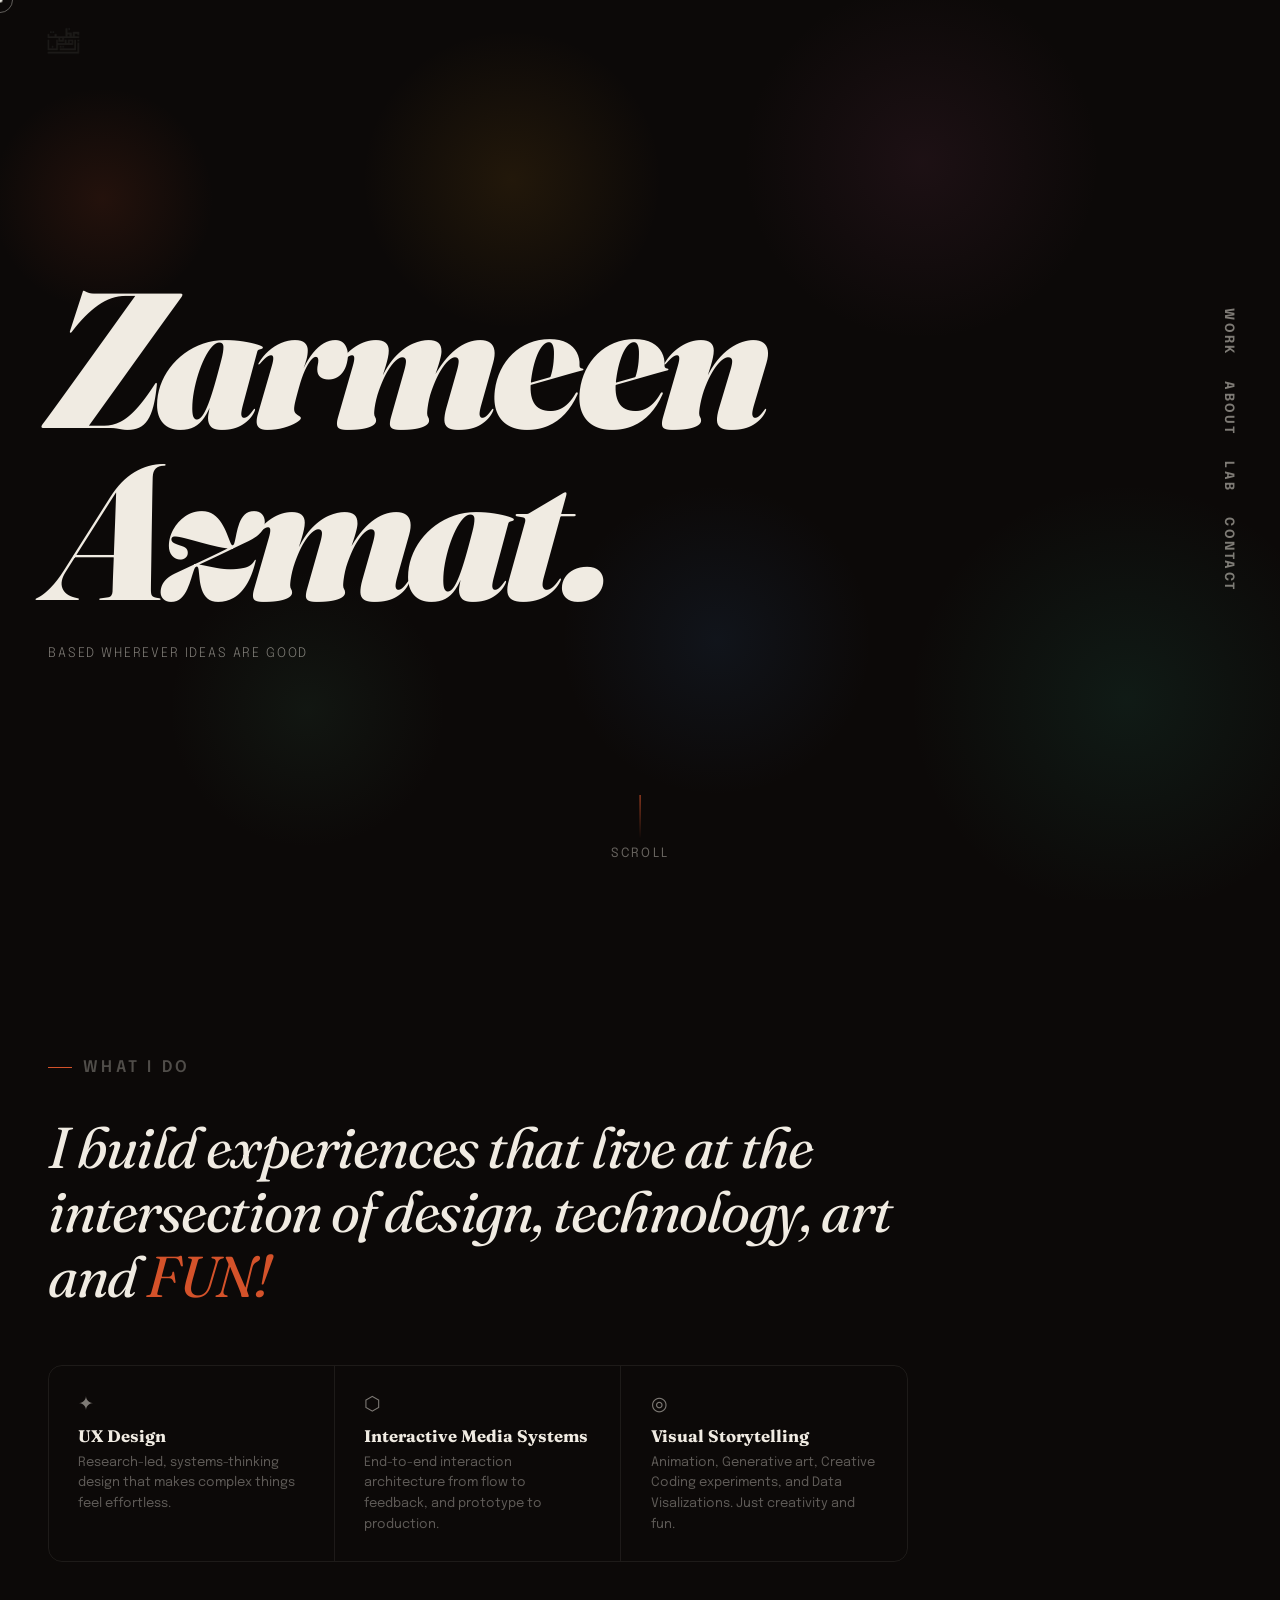
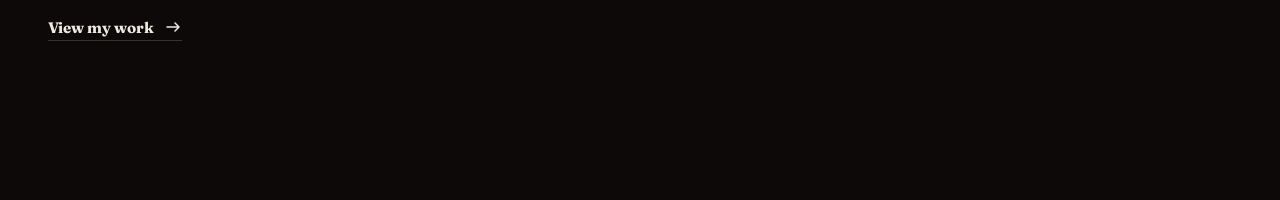
<file: index.html>
<!DOCTYPE html>
<html lang="en">
<head>
  <meta charset="UTF-8"/>
  <meta name="viewport" content="width=device-width, initial-scale=1.0"/>
  <title>Zarmeen Azmat</title>
  <link rel="stylesheet" href="style.css"/>
  <style>
    body { background: var(--home-bg); color: var(--home-fg); }
    #cur, #cdot { color: var(--home-fg); }

    #home-cv { position: fixed; inset: 0; width: 100%; height: 100%; z-index: 0; }

    /* ── LOGO (fixed top-left) ── */
    .home-logo {
      position: fixed; top: 1.6rem; left: 2.8rem; z-index: 10; cursor: none;
    }
    .home-logo img { height: 30px; width: auto; display: block; }

    /* ── SIDE NAV ── */
    .home-side {
      position: fixed; right: 2.8rem; top: 50%; transform: translateY(-50%);
      display: flex; flex-direction: column; gap: 1.6rem; z-index: 10;
    }
    .home-side a {
      font-size: .8rem; font-weight: 700; letter-spacing: .18em; text-transform: uppercase;
      color: rgba(240,235,226,.5); writing-mode: vertical-rl;
      text-decoration: none; transition: color .25s; cursor: none;
    }
    .home-side a:hover { color: var(--home-fg); }

    /* ── HERO ── */
    #hero {
      position: relative; z-index: 2; min-height: 100vh;
      display: flex; flex-direction: column; justify-content: flex-end;
      padding: 3rem 3rem 15rem; pointer-events: none;
    }
    .home-eyebrow {
      font-size: .72rem; font-weight: 600; letter-spacing: .2em; text-transform: uppercase;
      color: rgba(240,235,226,.3); margin-bottom: 2rem;
      display: flex; align-items: center; gap: .8rem;
    }
    .home-eyebrow::before { content: ''; width: 28px; height: 1px; background: var(--coral); }
    .home-name {
      font-family: var(--fd); font-weight: 900; font-style: italic;
      font-size: clamp(5rem, 15vw, 14rem);
      line-height: .9; letter-spacing: -.04em;
      display: flex; flex-wrap: wrap; column-gap: .22em;
    }
    .nc { display: inline-block; transition: transform .5s cubic-bezier(.23,1,.32,1); }
    .home-sub {
      margin-top: 1.8rem; font-size: .82rem; font-weight: 300;
      letter-spacing: .14em; text-transform: uppercase;
      color: rgba(240,235,226,.5);
    }

    /* ── SCROLL CUE ── */
    #scroll-btn {
      position: fixed; bottom: 2.5rem; left: 50%; transform: translateX(-50%);
      display: flex; flex-direction: column; align-items: center; gap: .5rem;
      font-size: .8rem; letter-spacing: .18em; text-transform: uppercase;
      color: rgba(240,235,226,.4); z-index: 10;
      background: none; border: none; cursor: none; font-family: var(--fb);
      transition: opacity .5s, color .3s;
    }
    #scroll-btn:hover { color: rgba(240,235,226,.7); }
    .scroll-line {
      width: 1px; height: 44px;
      background: linear-gradient(var(--coral), transparent);
      animation: spulse 2s ease-in-out infinite;
    }
    @keyframes spulse { 0%,100%{opacity:.2;} 50%{opacity:1;} }

    /* ── INTRO SECTION ── */
    #intro {
      position: relative; z-index: 2; min-height: 100vh;
      display: flex; align-items: center;
      padding: 6rem 3rem 6rem;
    }
    .intro-inner { max-width: 860px; }
    .intro-tag {
      font-size: 1rem; font-weight: 600; letter-spacing: .2em; text-transform: uppercase;
      color: rgba(240,235,226,.3); margin-bottom: 2.5rem;
      display: flex; align-items: center; gap: .7rem;
    }
    .intro-tag::before { content: ''; width: 24px; height: 1px; background: var(--coral); }
    .intro-statement {
      font-family: var(--fd); font-style: italic;
      font-size: clamp(2rem, 4.5vw, 4rem); line-height: 1.12; letter-spacing: -.025em;
      color: var(--home-fg); margin-bottom: 3.5rem;
    }
    .intro-statement em { color: var(--coral); font-style: italic; }

    .intro-disciplines {
      display: flex; gap: 1px; margin-bottom: 3.5rem;
      border: 1px solid rgba(240,235,226,.08); border-radius: 14px; overflow: hidden;
    }
    .disc {
      flex: 1; padding: 1.6rem 1.8rem;
      border-right: 1px solid rgba(240,235,226,.08);
      transition: background .3s;
    }
    .disc:last-child { border-right: none; }
    .disc:hover { background: rgba(240,235,226,.03); }
    .disc-icon { font-size: 1.2rem; margin-bottom: .7rem; opacity: .5; }
    .disc-name {
      font-family: var(--fd); font-weight: 700; font-size: 1.05rem;
      color: var(--home-fg); margin-bottom: .4rem;
    }
    .disc-desc { font-size: .81rem; opacity: .36; line-height: 1.6; }

    .intro-cta {
      display: inline-flex; align-items: center; gap: .6rem;
      font-family: var(--fd); font-weight: 700; font-size: .95rem;
      color: var(--home-fg); text-decoration: none;
      border-bottom: 1px solid rgba(240,235,226,.18); padding-bottom: .2rem;
      transition: color .25s, border-color .25s; cursor: none;
    }
    .intro-cta:hover { color: var(--coral); border-color: var(--coral); }
    .intro-cta svg { transition: transform .3s; }
    .intro-cta:hover svg { transform: translateX(5px); }

    @media (max-width: 900px) {
      #hero, #intro { padding-left: 1.5rem; padding-right: 1.5rem; }
      .home-side { display: none; }
      .home-logo { left: 1.5rem; }
      .intro-disciplines { flex-direction: column; }
      .disc { border-right: none; border-bottom: 1px solid rgba(240,235,226,.08); }
      .disc:last-child { border-bottom: none; }
    }
  </style>
</head>
<body>
  <div id="cur"></div>
  <div id="cdot"></div>
  <canvas id="home-cv"></canvas>

  <!-- Logo — no top nav bar on home -->
  <a class="home-logo" href="index.html">
    <img src="LOGO.png" alt="Zara Meme logo"/>
  </a>

  <!-- Side nav -->
  <div class="home-side">
    <a href="work.html">Work</a>
    <a href="about.html">About</a>
    <a href="lab.html">Lab</a>
    <a href="contact.html">Contact</a>
  </div>

  <!-- ── HERO ── -->
  <section id="hero">
    <div class="home-name rev d1" id="home-name"></div>
    <div class="home-sub rev d2">Based wherever ideas are good</div>
  </section>

  <!-- Scroll cue (fixed, fades out after scrolling) -->
  <button id="scroll-btn" aria-label="Scroll down">
    <div class="scroll-line"></div>
    scroll
  </button>

  <!-- ── INTRO (below the fold) ── -->
  <section id="intro">
    <div class="intro-inner">
      <div class="intro-tag rev">What I do</div>
      <p class="intro-statement rev d1">
        I build experiences that live at the intersection of design, technology, art and <em>FUN!</em>
      </p>
      <div class="intro-disciplines rev d2">
        <div class="disc">
          <div class="disc-icon">✦</div>
          <div class="disc-name">UX Design</div>
          <div class="disc-desc">Research-led, systems-thinking design that makes complex things feel effortless.</div>
        </div>
        <div class="disc">
          <div class="disc-icon">⬡</div>
          <div class="disc-name">Interactive Media Systems</div>
          <div class="disc-desc">End-to-end interaction architecture from flow to feedback, and prototype to production.</div>
        </div>
        <div class="disc">
          <div class="disc-icon">◎</div>
          <div class="disc-name">Visual Storytelling</div>
          <div class="disc-desc">Animation, Generative art, Creative Coding experiments, and Data Visalizations. Just creativity and fun.</div>
        </div>
      </div>
      <a href="work.html" class="intro-cta rev d3">
        View my work
        <svg width="18" height="18" viewBox="0 0 18 18" fill="none">
          <path d="M3 9h12M11 5l4 4-4 4" stroke="currentColor" stroke-width="1.5" stroke-linecap="round" stroke-linejoin="round"/>
        </svg>
      </a>
    </div>
  </section>

  <script src="shared.js"></script>
  <script>
    /* ── Split name into repellable letters ── */
    const nameEl = document.getElementById('home-name');
    ['Zarmeen', 'Azmat.'].forEach((word, wi) => {
      const span = document.createElement('span');
      word.split('').forEach(ch => {
        const s = document.createElement('span');
        s.className = 'nc'; s.textContent = ch; span.appendChild(s);
      });
      nameEl.appendChild(span);
      if (wi === 0) nameEl.appendChild(document.createTextNode('\u00A0'));
    });

    /* ── Scroll button ── */
    const scrollBtn = document.getElementById('scroll-btn');
    scrollBtn.addEventListener('click', () => {
      document.getElementById('intro').scrollIntoView({ behavior: 'smooth' });
    });
    window.addEventListener('scroll', () => {
      const past = window.scrollY > window.innerHeight * .35;
      scrollBtn.style.opacity = past ? '0' : '';
      scrollBtn.style.pointerEvents = past ? 'none' : '';
    });

    /* ── Canvas ── */
    const canvas = document.getElementById('home-cv');
    const ctx = canvas.getContext('2d');
    let W, H;
    function rz() { W = canvas.width = window.innerWidth; H = canvas.height = window.innerHeight; }
    rz(); window.addEventListener('resize', rz);

    const PAL = ['#D4522A','#3D7A5A','#C8861A','#3468A8','#9C4870','#2E9E7C'];
    const orbs = PAL.map((col, i) => ({ x: .08 + i * .16, y: .2 + (i % 2) * .55, r: .12 + i * .022, col, ph: i * 1.3 }));
    const trail = []; let pci = 0, t = 0;

    document.addEventListener('mousemove', e => {
      trail.push({ x: e.clientX, y: e.clientY, r: 22 + Math.random() * 20,
        col: PAL[Math.floor(pci / 3) % PAL.length], born: performance.now(), ring: Math.random() > .6 });
      pci++; if (trail.length > 100) trail.splice(0, trail.length - 100);
      document.querySelectorAll('.nc').forEach(ch => {
        const r = ch.getBoundingClientRect();
        const cx = r.left + r.width / 2, cy = r.top + r.height / 2;
        const dx = e.clientX - cx, dy = e.clientY - cy;
        const d = Math.sqrt(dx * dx + dy * dy), R = 160;
        if (d < R && d > 0.5) { const f = (1 - d / R) * 55; ch.style.transform = `translate(${-dx/d*f}px,${-dy/d*f}px)`; }
        else ch.style.transform = '';
      });
    });
    document.addEventListener('click', e => {
      for (let i = 0; i < 16; i++) {
        const a = (i / 16) * Math.PI * 2;
        trail.push({ x: e.clientX + Math.cos(a) * Math.random() * 70, y: e.clientY + Math.sin(a) * Math.random() * 70,
          r: 10 + Math.random() * 28, col: PAL[Math.floor(Math.random() * PAL.length)],
          born: performance.now() - Math.random() * 200, ring: false });
      }
    });
    (function frame() {
      ctx.fillStyle = '#0C0908'; ctx.fillRect(0, 0, W, H); t += .008;
      orbs.forEach(o => {
        const px = o.x * W, py = (o.y + Math.sin(t + o.ph) * .04) * H;
        const pr = o.r * Math.min(W, H) * (1 + Math.sin(t * .7 + o.ph) * .08);
        const g = ctx.createRadialGradient(px, py, 0, px, py, pr);
        g.addColorStop(0, o.col + '1e'); g.addColorStop(1, o.col + '00');
        ctx.fillStyle = g; ctx.beginPath(); ctx.arc(px, py, pr, 0, Math.PI * 2); ctx.fill();
      });
      const now = performance.now();
      for (let i = trail.length - 1; i >= 0; i--) {
        const tr = trail[i]; const age = (now - tr.born) / 2400;
        if (age >= 1) { trail.splice(i, 1); continue; }
        const ease = 1 - age * age;
        ctx.save(); ctx.globalAlpha = .5 * ease; ctx.fillStyle = ctx.strokeStyle = tr.col;
        if (tr.ring) { ctx.lineWidth = 2; ctx.globalAlpha = .28 * ease; ctx.beginPath(); ctx.arc(tr.x, tr.y, tr.r * (.4 + age * .6), 0, Math.PI * 2); ctx.stroke(); }
        else { ctx.beginPath(); ctx.arc(tr.x, tr.y, tr.r * ease, 0, Math.PI * 2); ctx.fill(); }
        ctx.restore();
      }
      requestAnimationFrame(frame);
    })();
  </script>
</body>
</html>
</file>
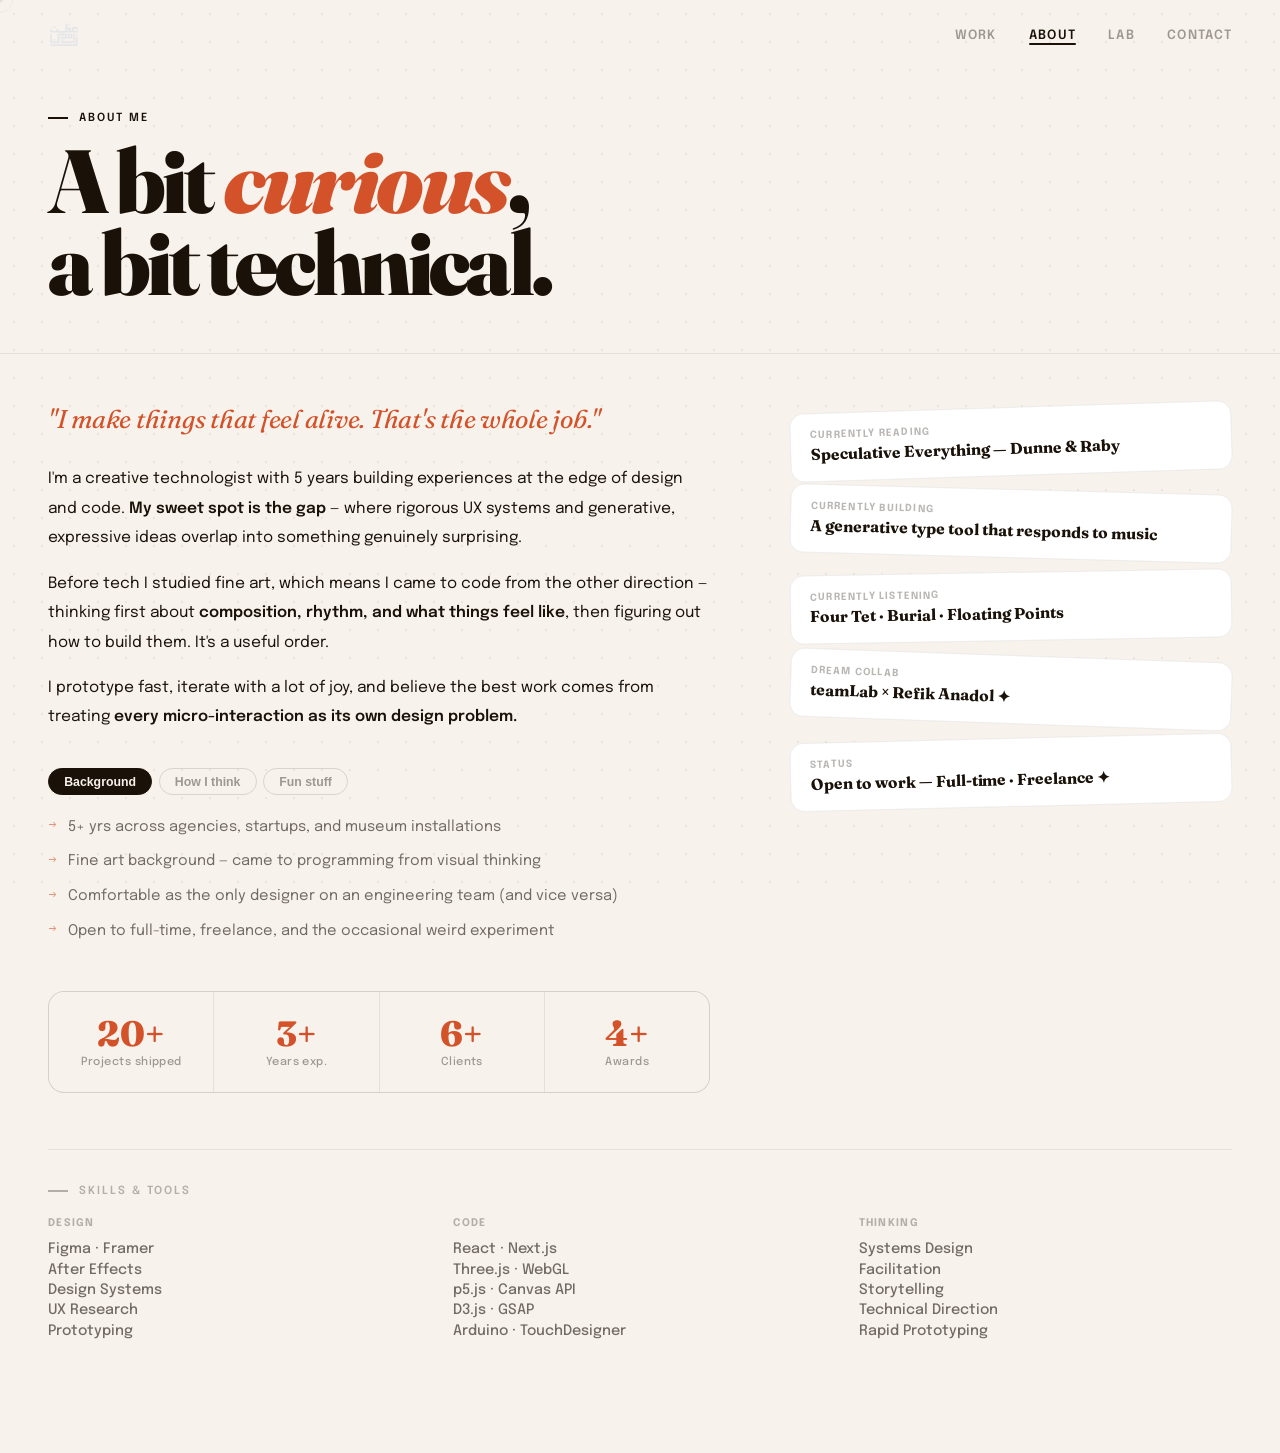
<file: about.html>
<!DOCTYPE html>
<html lang="en">
<head>
  <meta charset="UTF-8"/>
  <meta name="viewport" content="width=device-width, initial-scale=1.0"/>
  <title>About — Zara Meme</title>
  <link rel="stylesheet" href="style.css"/>
  <style>
    body { background: var(--light-bg); color: var(--light-fg); }
    #cur, #cdot { color: var(--light-fg); }
    #nav, .nav-links a { color: var(--light-fg); }
    .nav-logo img { height: 26px; width: auto; filter: invert(1); }

    .ab-body { padding: 3rem 3rem 7rem; }
    .ab-grid { display: grid; grid-template-columns: 3fr 2fr; gap: 5rem; align-items: start; }

    .ab-pull { font-family: var(--fd); font-style: italic; font-size: clamp(1.2rem,2vw,1.85rem); line-height: 1.35; color: var(--coral); margin-bottom: 1.8rem; letter-spacing: -.01em; }
    .ab-p { font-size: .97rem; line-height: 1.9; opacity: .65; margin-bottom: 1rem; }
    .ab-p strong { opacity: 1; color: var(--light-fg); font-weight: 600; }

    .tabs-row { display: flex; gap: .4rem; margin-top: 2.2rem; margin-bottom: 1.2rem; flex-wrap: wrap; }
    .tb { border: 1.5px solid rgba(26,18,9,.13); border-radius: 100px; padding: .35rem .95rem; font-size: .77rem; font-weight: 600; background: transparent; cursor: none; transition: all .2s; color: rgba(26,18,9,.4); }
    .tb.on { background: var(--light-fg); color: var(--light-bg); border-color: var(--light-fg); }
    .tab-pnl { display: none; }
    .tab-pnl.on { display: block; }
    .tab-list { list-style: none; display: flex; flex-direction: column; gap: .65rem; margin-top: .3rem; }
    .tab-list li { font-size: .92rem; line-height: 1.65; opacity: .6; display: flex; align-items: flex-start; gap: .7rem; }
    .tab-list li::before { content: '→'; color: var(--coral); font-size: .78rem; flex-shrink: 0; margin-top: .12rem; }

    .fc-stack { display: flex; flex-direction: column; gap: .85rem; padding-top: .3rem; }
    .fc { background: #fff; border: 1px solid rgba(26,18,9,.07); border-radius: 14px; padding: 1rem 1.2rem; transform: rotate(var(--r,0deg)); transition: transform .35s cubic-bezier(.23,1,.32,1), box-shadow .35s; }
    .fc:hover { transform: rotate(0deg) translateY(-4px); box-shadow: 0 8px 28px rgba(0,0,0,.07); }
    .fc-lbl { font-size: .62rem; font-weight: 700; letter-spacing: .12em; text-transform: uppercase; opacity: .3; margin-bottom: .3rem; }
    .fc-val { font-family: var(--fd); font-weight: 700; font-size: .98rem; line-height: 1.3; }

    .sk-row { margin-top: 3.5rem; padding-top: 2.2rem; border-top: 1px solid rgba(26,18,9,.07); }
    .sk-cols { display: grid; grid-template-columns: repeat(3,1fr); gap: 2rem; margin-top: 1.3rem; }
    .sc-lbl { font-size: .66rem; font-weight: 700; letter-spacing: .12em; text-transform: uppercase; opacity: .3; margin-bottom: .7rem; }
    .sc-item { font-size: .9rem; font-weight: 500; opacity: .6; padding: .2rem 0; }

    .nums-row { display: grid; grid-template-columns: repeat(4,1fr); gap: 1px; background: rgba(26,18,9,.08); border: 1px solid rgba(26,18,9,.08); border-radius: 16px; overflow: hidden; margin-top: 3rem; }
    .num-cell { background: var(--light-bg); padding: 1.5rem 1.2rem; text-align: center; transition: background .3s; }
    .num-cell:hover { background: #fff; }
    .num-val { font-family: var(--fd); font-weight: 800; font-size: 2.2rem; line-height: 1; color: var(--coral); }
    .num-lbl { font-size: .7rem; font-weight: 500; opacity: .4; margin-top: .3rem; letter-spacing: .04em; }

    @media (max-width:900px) {
      .ab-body { padding: 2.5rem 1.5rem 5rem; }
      .ab-grid { grid-template-columns: 1fr; gap: 2.5rem; }
      .sk-cols { grid-template-columns: 1fr 1fr; }
      .nums-row { grid-template-columns: 1fr 1fr; }
    }
    @media (max-width:500px) { .sk-cols { grid-template-columns: 1fr; } }
  </style>
</head>
<body>
  <div id="cur"></div><div id="cdot"></div>

  <nav id="nav">
    <a class="nav-logo" href="index.html"><img src="LOGO.png" alt="Zara Meme logo"/></a>
    <div class="nav-links">
      <a href="work.html">Work</a>
      <a href="about.html" class="active">About</a>
      <a href="lab.html">Lab</a>
      <a href="contact.html">Contact</a>
    </div>
  </nav>

  <div class="pg-light">
    <div class="pg-head">
      <div class="pg-ey rev">About me</div>
      <h1 class="pg-h1 rev d1">A bit <em>curious</em>,<br>a bit technical.</h1>
    </div>
    <div class="ab-body">
      <div class="ab-grid">
        <div>
          <p class="ab-pull rev">"I make things that feel alive. That's the whole job."</p>
          <p class="ab-p rev d1">I'm a creative technologist with 5 years building experiences at the edge of design and code. <strong>My sweet spot is the gap</strong> — where rigorous UX systems and generative, expressive ideas overlap into something genuinely surprising.</p>
          <p class="ab-p rev d2">Before tech I studied fine art, which means I came to code from the other direction — thinking first about <strong>composition, rhythm, and what things feel like</strong>, then figuring out how to build them. It's a useful order.</p>
          <p class="ab-p rev d3">I prototype fast, iterate with a lot of joy, and believe the best work comes from treating <strong>every micro-interaction as its own design problem.</strong></p>
          <div class="rev d4">
            <div class="tabs-row">
              <button class="tb on" data-t="bg">Background</button>
              <button class="tb" data-t="how">How I think</button>
              <button class="tb" data-t="fun">Fun stuff</button>
            </div>
            <div id="tab-bg" class="tab-pnl on"><ul class="tab-list">
              <li>5+ yrs across agencies, startups, and museum installations</li>
              <li>Fine art background — came to programming from visual thinking</li>
              <li>Comfortable as the only designer on an engineering team (and vice versa)</li>
              <li>Open to full-time, freelance, and the occasional weird experiment</li>
            </ul></div>
            <div id="tab-how" class="tab-pnl"><ul class="tab-list">
              <li>I build prototypes to think, not just to validate — code is my sketchbook</li>
              <li>Delight is a mechanism, not decoration</li>
              <li>Systems first, aesthetics second — but never last</li>
              <li>Best ideas start with "what if we just…"</li>
            </ul></div>
            <div id="tab-fun" class="tab-pnl"><ul class="tab-list">
              <li>Currently obsessed with reaction-diffusion systems and computational poetry</li>
              <li>I read ~40 books a year: sci-fi, design theory, and anything weird</li>
              <li>Made my first website at 11 — Comic Sans, animated GIFs, hit counter. Peak design.</li>
              <li>I have strong opinions about kerning. I'm sorry. I'm not sorry.</li>
            </ul></div>
          </div>
          <div class="nums-row rev d5">
            <div class="num-cell"><div class="num-val" data-count="40">0+</div><div class="num-lbl">Projects shipped</div></div>
            <div class="num-cell"><div class="num-val" data-count="5">0+</div><div class="num-lbl">Years exp.</div></div>
            <div class="num-cell"><div class="num-val" data-count="12">0+</div><div class="num-lbl">Clients</div></div>
            <div class="num-cell"><div class="num-val" data-count="8">0+</div><div class="num-lbl">Awards</div></div>
          </div>
        </div>
        <!-- ✏️ Update these fact cards with your own "currently" info -->
        <div class="fc-stack rev d2">
          <div class="fc" style="--r:-1.8deg"><div class="fc-lbl">Currently reading</div><div class="fc-val">Speculative Everything — Dunne &amp; Raby</div></div>
          <div class="fc" style="--r:1.5deg"><div class="fc-lbl">Currently building</div><div class="fc-val">A generative type tool that responds to music</div></div>
          <div class="fc" style="--r:-1deg"><div class="fc-lbl">Currently listening</div><div class="fc-val">Four Tet · Burial · Floating Points</div></div>
          <div class="fc" style="--r:2deg"><div class="fc-lbl">Dream collab</div><div class="fc-val">teamLab × Refik Anadol ✦</div></div>
          <div class="fc" style="--r:-1.4deg"><div class="fc-lbl">Status</div><div class="fc-val">Open to work — Full-time · Freelance ✦</div></div>
        </div>
      </div>
      <div class="sk-row rev">
        <div class="pg-ey">Skills &amp; Tools</div>
        <div class="sk-cols">
          <div><div class="sc-lbl">Design</div><div class="sc-item">Figma · Framer</div><div class="sc-item">After Effects</div><div class="sc-item">Design Systems</div><div class="sc-item">UX Research</div><div class="sc-item">Prototyping</div></div>
          <div><div class="sc-lbl">Code</div><div class="sc-item">React · Next.js</div><div class="sc-item">Three.js · WebGL</div><div class="sc-item">p5.js · Canvas API</div><div class="sc-item">D3.js · GSAP</div><div class="sc-item">Arduino · TouchDesigner</div></div>
          <div><div class="sc-lbl">Thinking</div><div class="sc-item">Systems Design</div><div class="sc-item">Facilitation</div><div class="sc-item">Storytelling</div><div class="sc-item">Technical Direction</div><div class="sc-item">Rapid Prototyping</div></div>
        </div>
      </div>
    </div>
  </div>

  <script src="shared.js"></script>
  <script>
    document.querySelectorAll('.tb').forEach(btn => {
      btn.addEventListener('click', () => {
        document.querySelectorAll('.tb').forEach(b => b.classList.remove('on'));
        document.querySelectorAll('.tab-pnl').forEach(p => p.classList.remove('on'));
        btn.classList.add('on');
        document.getElementById('tab-' + btn.dataset.t).classList.add('on');
      });
    });
    const io = new IntersectionObserver(entries => {
      entries.forEach(e => { if (e.isIntersecting) { animateCounters(); io.disconnect(); } });
    }, { threshold: .5 });
    const numRow = document.querySelector('.nums-row');
    if (numRow) io.observe(numRow);
  </script>
</body>
</html>
</file>
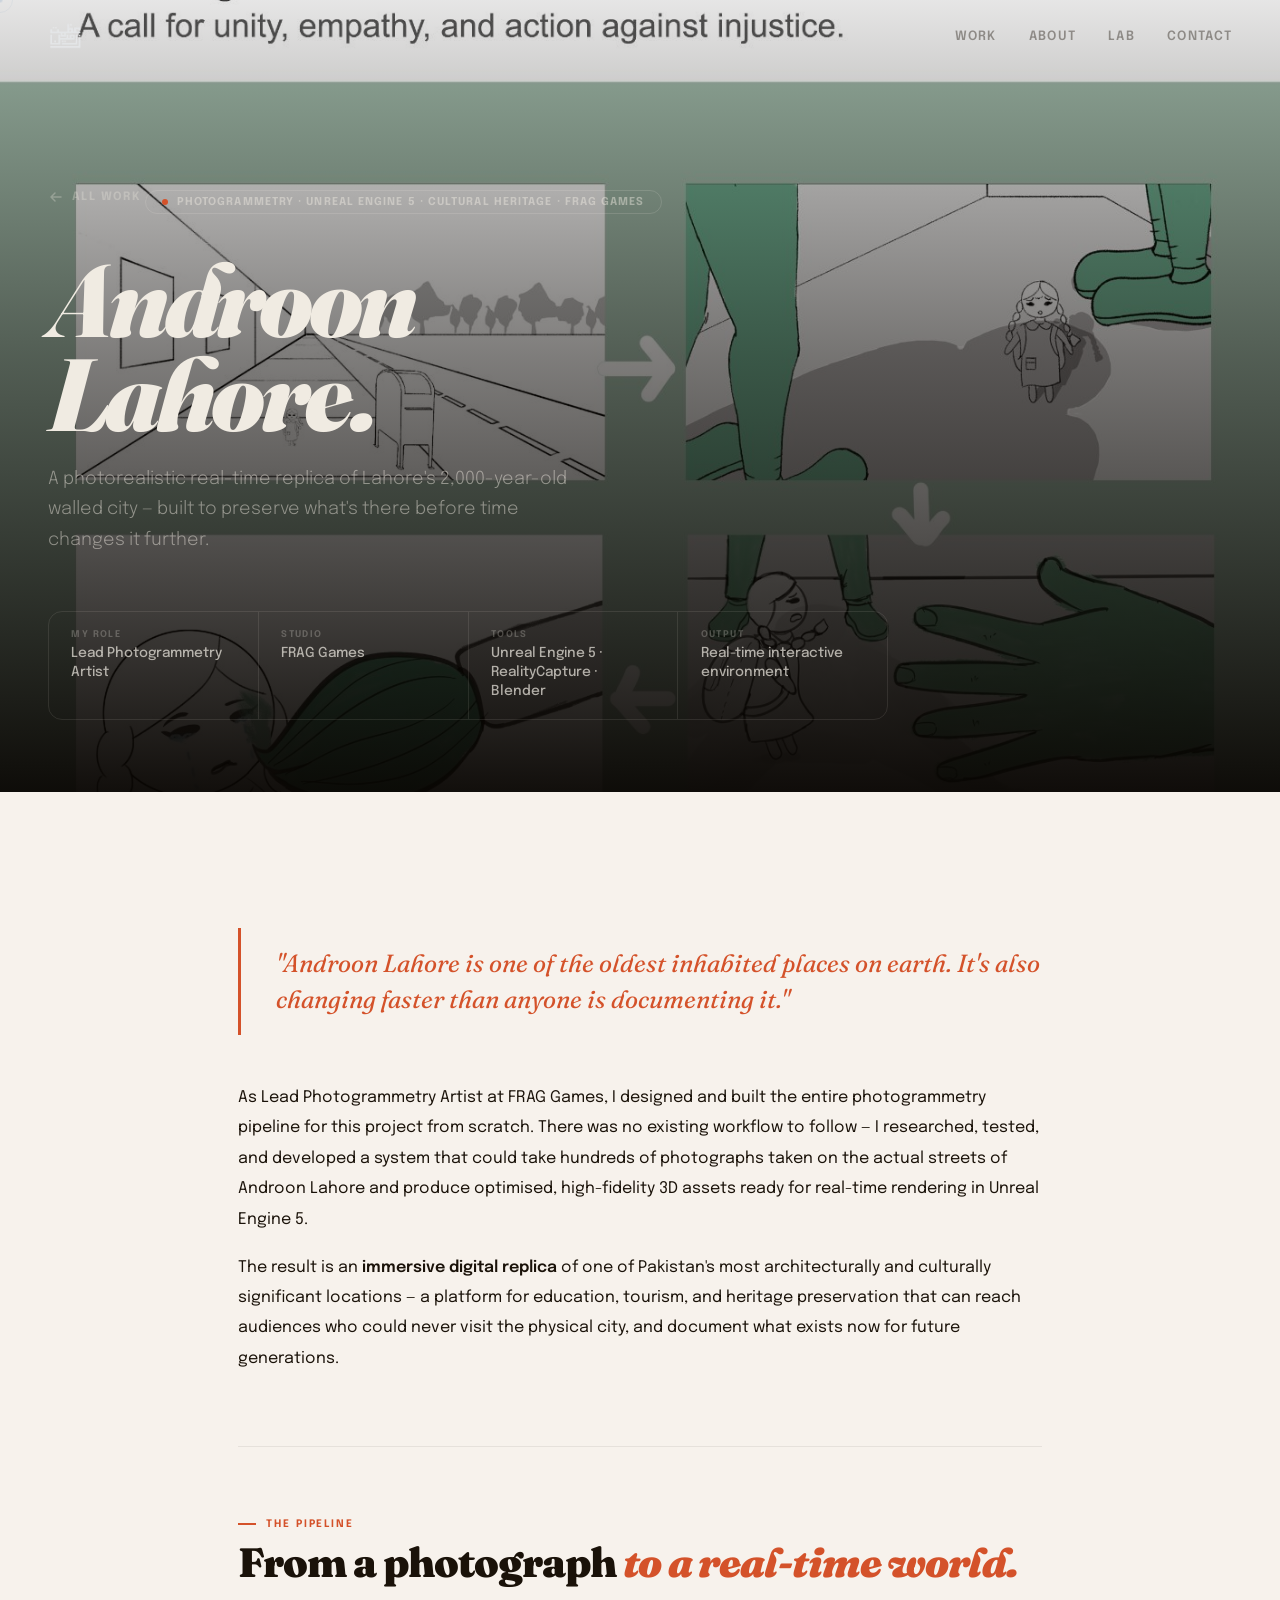
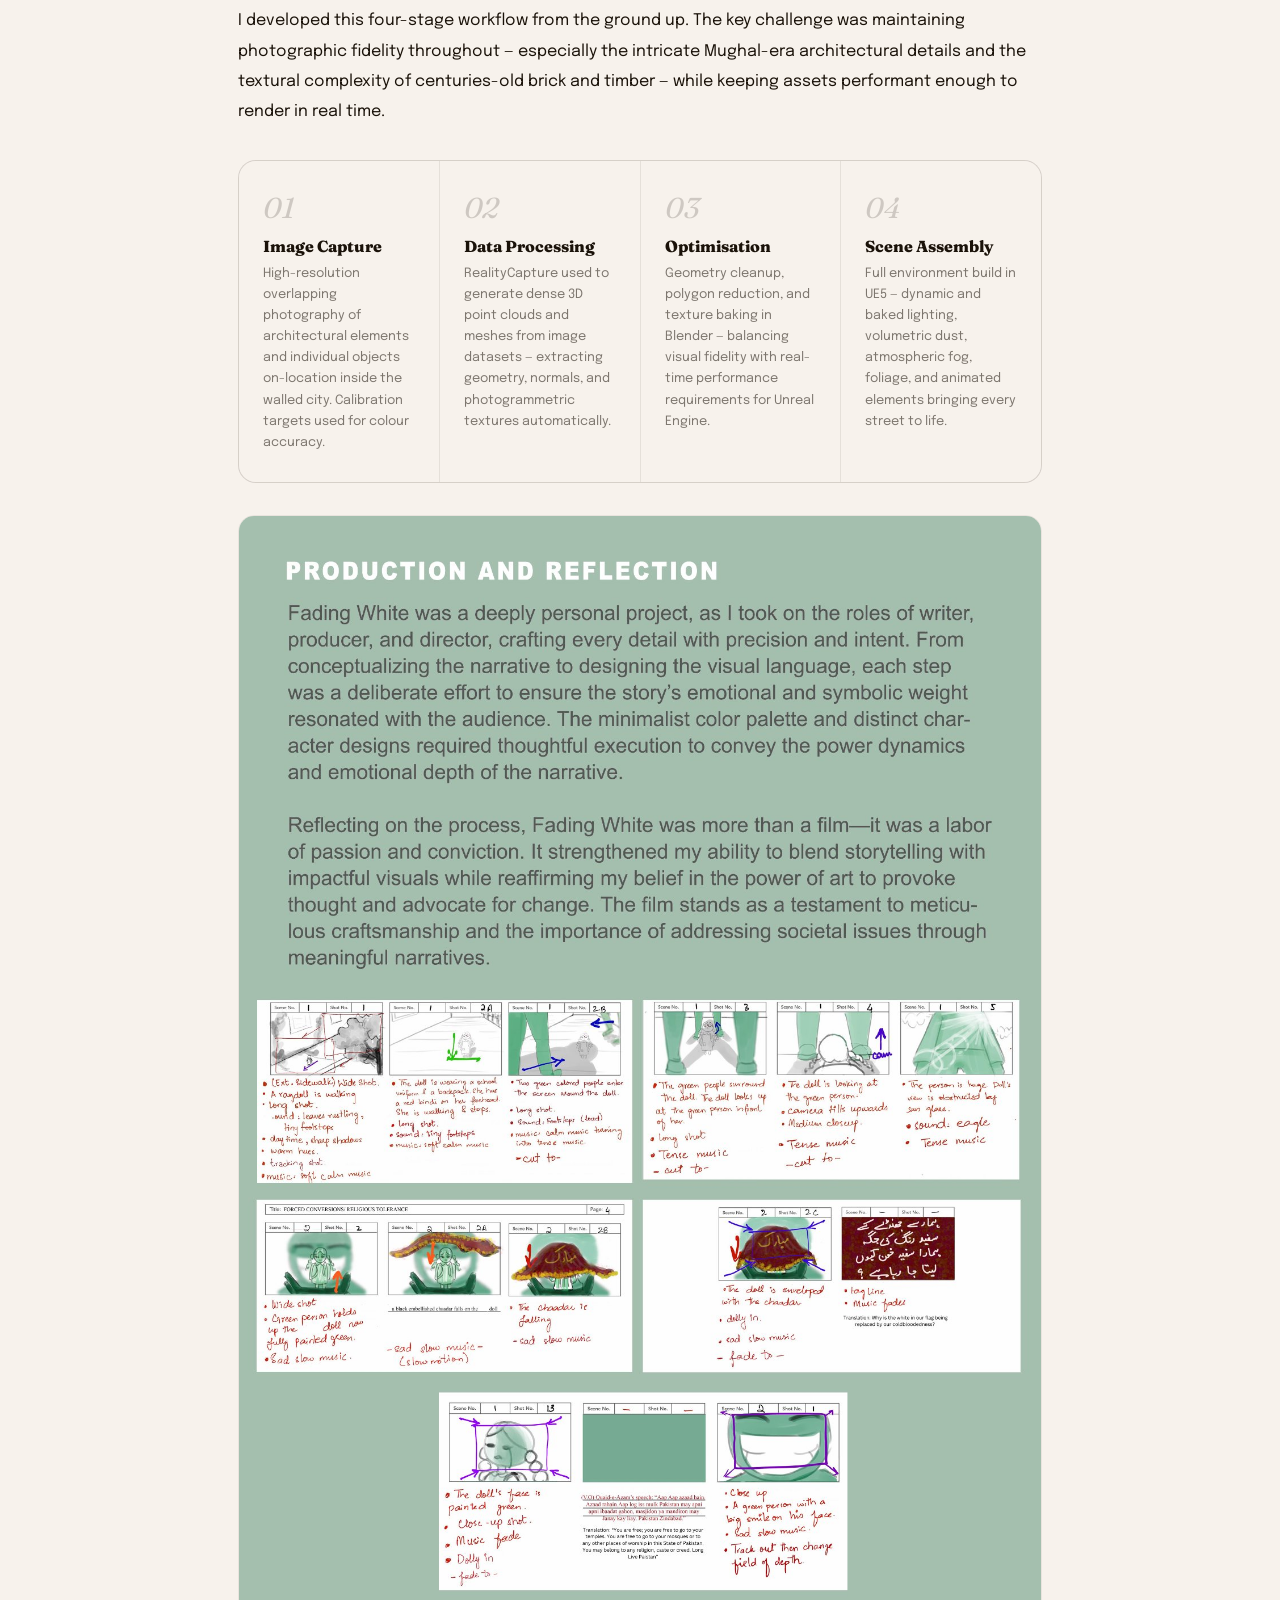
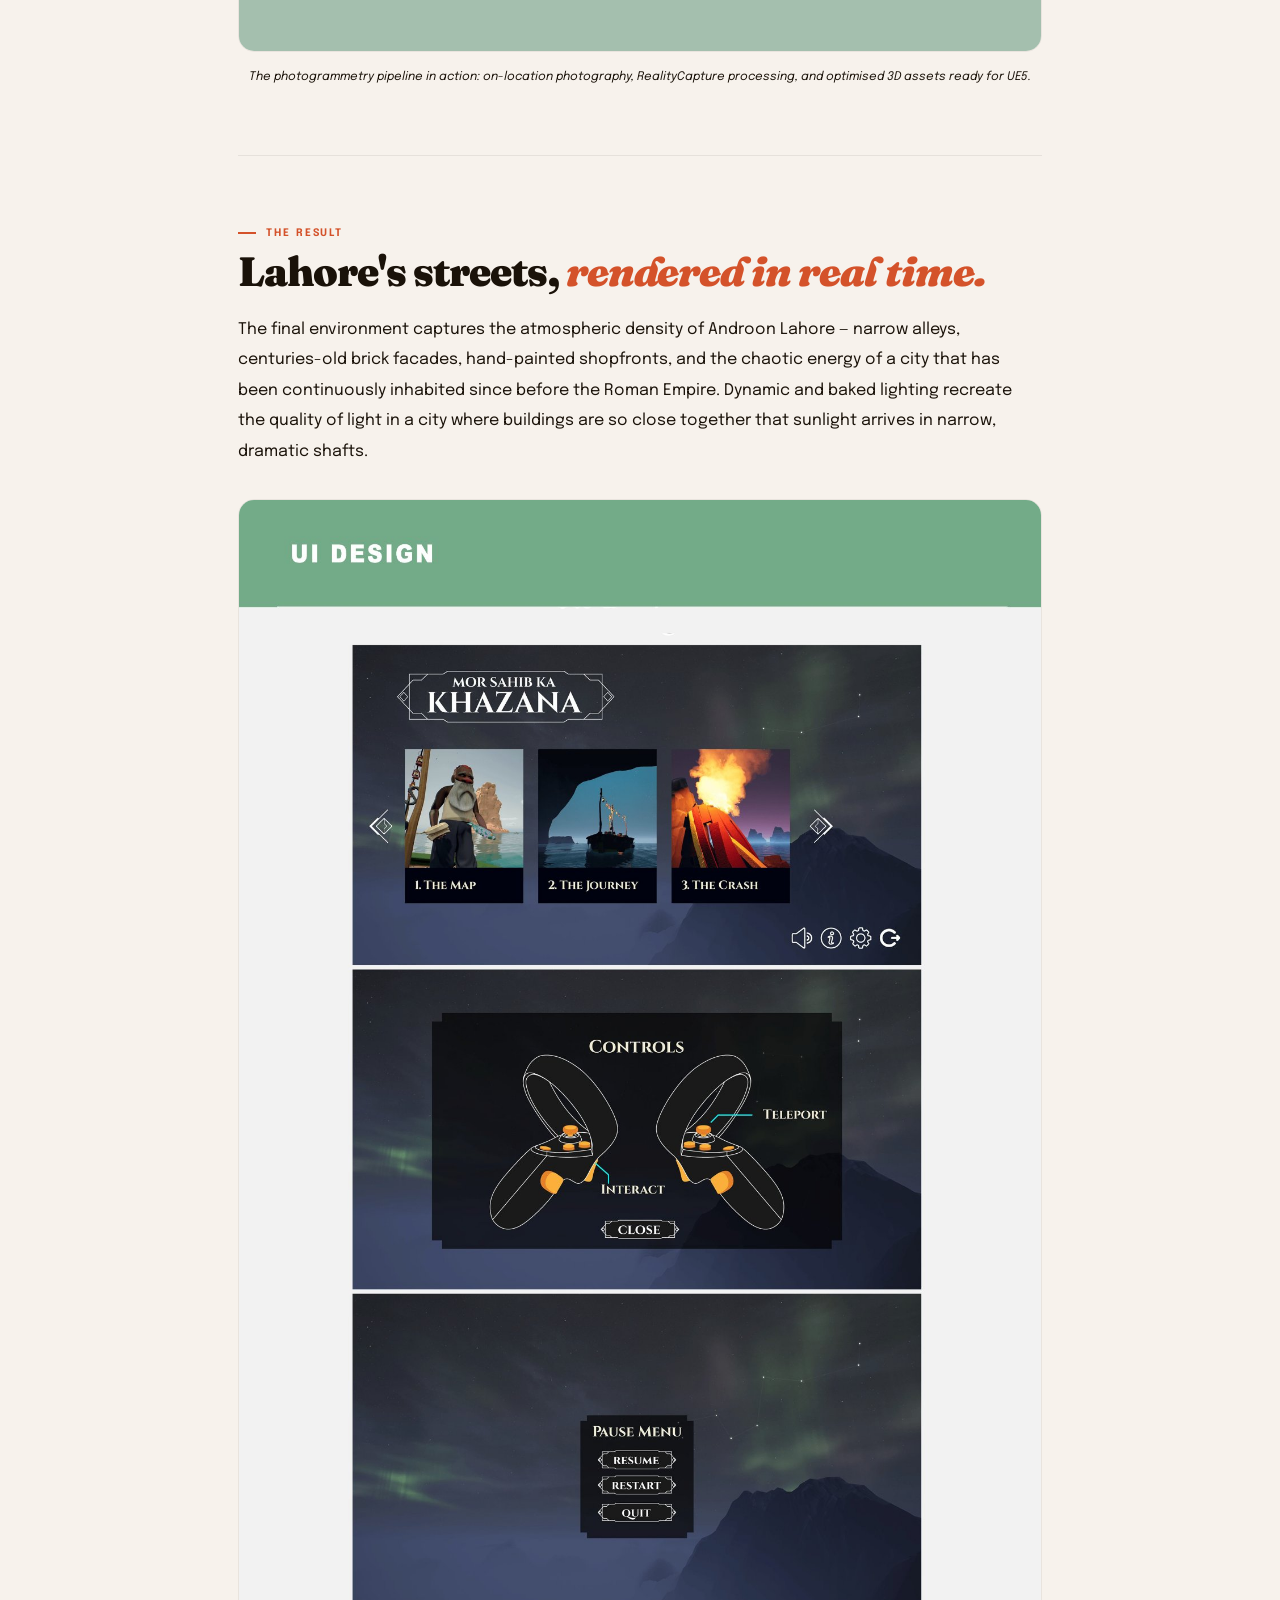
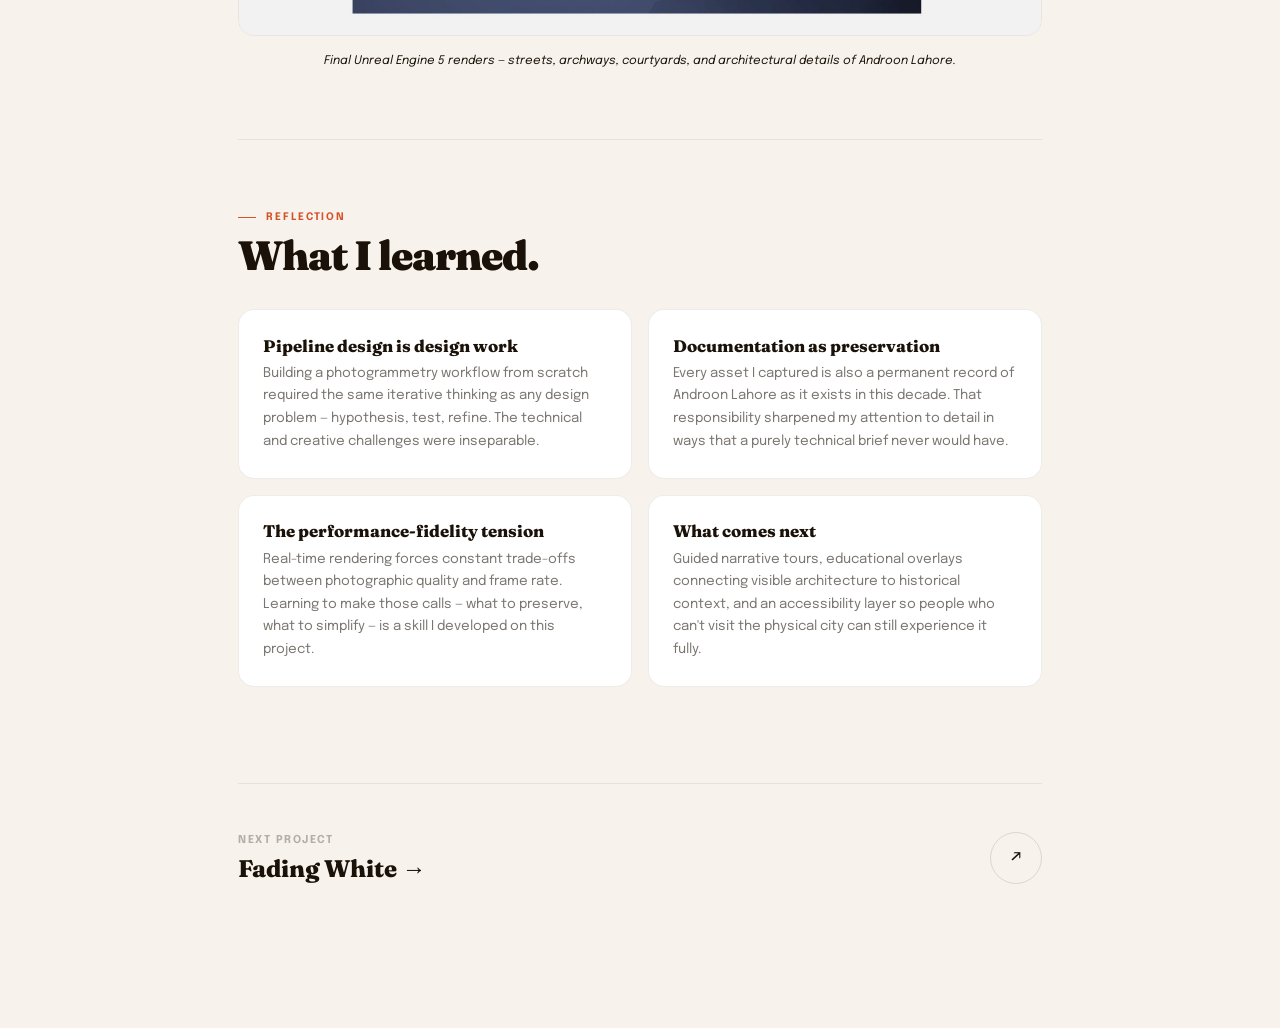
<file: androon-lahore.html>
<!DOCTYPE html>
<html lang="en">
<head>
  <meta charset="UTF-8"/><meta name="viewport" content="width=device-width,initial-scale=1.0"/>
  <title>Androon Lahore — Zara Meme</title>
  <link rel="stylesheet" href="style.css"/>
  <link rel="stylesheet" href="proj.css"/>
  <style>
    body{background:var(--light-bg);color:var(--light-fg);}
    #nav,.nav-links a{color:var(--light-fg);}
    .nav-logo img{filter:invert(1);}
    .cs-label{color:var(--coral);}
    .cs-h em,.cs-pull{color:var(--coral);}
    .cs-pull{border-color:var(--coral);}
    .cs-beat-num{color:var(--coral);}
    .cs-next-arrow{color:var(--light-fg);}
    .cs-next-arrow:hover{background:var(--light-fg);color:var(--light-bg);transform:rotate(45deg);}
  </style>
</head>
<body>
  <div id="cur"></div><div id="cdot"></div>
  <nav id="nav">
    <a class="nav-logo" href="index.html"><img src="LOGO.png" alt="Zara Meme"/></a>
    <div class="nav-links">
      <a href="work.html">Work</a><a href="about.html">About</a>
      <a href="lab.html">Lab</a><a href="contact.html">Contact</a>
    </div>
  </nav>

  <!-- HERO: portfolio_17.jpg — UE5 render of Androon Lahore walled city street -->
  <section class="cs-hero">
    <img class="cs-hero-img" src="images/portfolio_17.jpg" alt="Androon Lahore — Unreal Engine 5 street render"/>
    <div class="cs-hero-overlay"></div>
    <div class="cs-hero-inner">
      <a href="work.html" class="cs-back rev">
        <svg width="16" height="16" viewBox="0 0 16 16" fill="none"><path d="M13 8H3M7 12L3 8l4-4" stroke="currentColor" stroke-width="1.5" stroke-linecap="round" stroke-linejoin="round"/></svg>
        All Work
      </a>
      <div class="cs-eyebrow rev d1">
        <span class="cs-dot" style="background:var(--coral)"></span>
        Photogrammetry · Unreal Engine 5 · Cultural Heritage · FRAG Games
      </div>
      <h1 class="cs-title rev d2">Androon<br>Lahore.</h1>
      <p class="cs-logline rev d3">A photorealistic real-time replica of Lahore's 2,000-year-old walled city — built to preserve what's there before time changes it further.</p>
      <div class="cs-meta rev d4">
        <div class="cs-meta-item"><div class="cs-meta-lbl">My Role</div><div class="cs-meta-val">Lead Photogrammetry Artist</div></div>
        <div class="cs-meta-item"><div class="cs-meta-lbl">Studio</div><div class="cs-meta-val">FRAG Games</div></div>
        <div class="cs-meta-item"><div class="cs-meta-lbl">Tools</div><div class="cs-meta-val">Unreal Engine 5 · RealityCapture · Blender</div></div>
        <div class="cs-meta-item"><div class="cs-meta-lbl">Output</div><div class="cs-meta-val">Real-time interactive environment</div></div>
      </div>
    </div>
  </section>

  <div class="cs-body">

    <div class="cs-pull rev">"Androon Lahore is one of the oldest inhabited places on earth. It's also changing faster than anyone is documenting it."</div>
    <p class="cs-p rev d1">As Lead Photogrammetry Artist at FRAG Games, I designed and built the entire photogrammetry pipeline for this project from scratch. There was no existing workflow to follow — I researched, tested, and developed a system that could take hundreds of photographs taken on the actual streets of Androon Lahore and produce optimised, high-fidelity 3D assets ready for real-time rendering in Unreal Engine 5.</p>
    <p class="cs-p rev d2">The result is an <strong>immersive digital replica</strong> of one of Pakistan's most architecturally and culturally significant locations — a platform for education, tourism, and heritage preservation that can reach audiences who could never visit the physical city, and document what exists now for future generations.</p>

    <hr class="cs-hr"/>

    <!-- PIPELINE -->
    <div class="rev"><div class="cs-label">The Pipeline</div>
    <h2 class="cs-h">From a photograph <em>to a real-time world.</em></h2></div>
    <p class="cs-p rev d1">I developed this four-stage workflow from the ground up. The key challenge was maintaining photographic fidelity throughout — especially the intricate Mughal-era architectural details and the textural complexity of centuries-old brick and timber — while keeping assets performant enough to render in real time.</p>

    <div class="cs-steps rev d2">
      <div class="cs-step">
        <div class="cs-step-num">01</div>
        <div class="cs-step-title">Image Capture</div>
        <div class="cs-step-text">High-resolution overlapping photography of architectural elements and individual objects on-location inside the walled city. Calibration targets used for colour accuracy.</div>
      </div>
      <div class="cs-step">
        <div class="cs-step-num">02</div>
        <div class="cs-step-title">Data Processing</div>
        <div class="cs-step-text">RealityCapture used to generate dense 3D point clouds and meshes from image datasets — extracting geometry, normals, and photogrammetric textures automatically.</div>
      </div>
      <div class="cs-step">
        <div class="cs-step-num">03</div>
        <div class="cs-step-title">Optimisation</div>
        <div class="cs-step-text">Geometry cleanup, polygon reduction, and texture baking in Blender — balancing visual fidelity with real-time performance requirements for Unreal Engine.</div>
      </div>
      <div class="cs-step">
        <div class="cs-step-num">04</div>
        <div class="cs-step-title">Scene Assembly</div>
        <div class="cs-step-text">Full environment build in UE5 — dynamic and baked lighting, volumetric dust, atmospheric fog, foliage, and animated elements bringing every street to life.</div>
      </div>
    </div>

    <!-- portfolio_18.jpg: Photogrammetry workflow — real photos alongside 3D model outputs -->
    <img src="images/portfolio_18.jpg" alt="Photogrammetry workflow — from on-location photographs to 3D assets" class="cs-img rev"/>
    <p class="cs-cap rev">The photogrammetry pipeline in action: on-location photography, RealityCapture processing, and optimised 3D assets ready for UE5.</p>

    <hr class="cs-hr"/>

    <!-- ENVIRONMENT -->
    <div class="rev"><div class="cs-label">The Result</div>
    <h2 class="cs-h">Lahore's streets, <em>rendered in real time.</em></h2></div>
    <p class="cs-p rev d1">The final environment captures the atmospheric density of Androon Lahore — narrow alleys, centuries-old brick facades, hand-painted shopfronts, and the chaotic energy of a city that has been continuously inhabited since before the Roman Empire. Dynamic and baked lighting recreate the quality of light in a city where buildings are so close together that sunlight arrives in narrow, dramatic shafts.</p>

    <!-- portfolio_09.png: 6 Androon Lahore UE5 environment renders -->
    <img src="images/portfolio_09.png" alt="Androon Lahore — Unreal Engine 5 environment renders" class="cs-img rev d2"/>
    <p class="cs-cap rev">Final Unreal Engine 5 renders — streets, archways, courtyards, and architectural details of Androon Lahore.</p>

    <hr class="cs-hr"/>

    <div class="rev"><div class="cs-label">Reflection</div>
    <h2 class="cs-h">What I learned.</h2></div>
    <div class="cs-cards col2 rev d1">
      <div class="cs-card">
        <div class="cs-card-title">Pipeline design is design work</div>
        <div class="cs-card-text">Building a photogrammetry workflow from scratch required the same iterative thinking as any design problem — hypothesis, test, refine. The technical and creative challenges were inseparable.</div>
      </div>
      <div class="cs-card">
        <div class="cs-card-title">Documentation as preservation</div>
        <div class="cs-card-text">Every asset I captured is also a permanent record of Androon Lahore as it exists in this decade. That responsibility sharpened my attention to detail in ways that a purely technical brief never would have.</div>
      </div>
      <div class="cs-card">
        <div class="cs-card-title">The performance-fidelity tension</div>
        <div class="cs-card-text">Real-time rendering forces constant trade-offs between photographic quality and frame rate. Learning to make those calls — what to preserve, what to simplify — is a skill I developed on this project.</div>
      </div>
      <div class="cs-card">
        <div class="cs-card-title">What comes next</div>
        <div class="cs-card-text">Guided narrative tours, educational overlays connecting visible architecture to historical context, and an accessibility layer so people who can't visit the physical city can still experience it fully.</div>
      </div>
    </div>

    <div class="cs-next rev">
      <div>
        <div class="cs-next-lbl">Next project</div>
        <div class="cs-next-name">Fading White →</div>
      </div>
      <a href="fading-white.html" class="cs-next-arrow">↗</a>
    </div>
  </div>

  <script src="shared.js"></script>
</body>
</html>
</file>
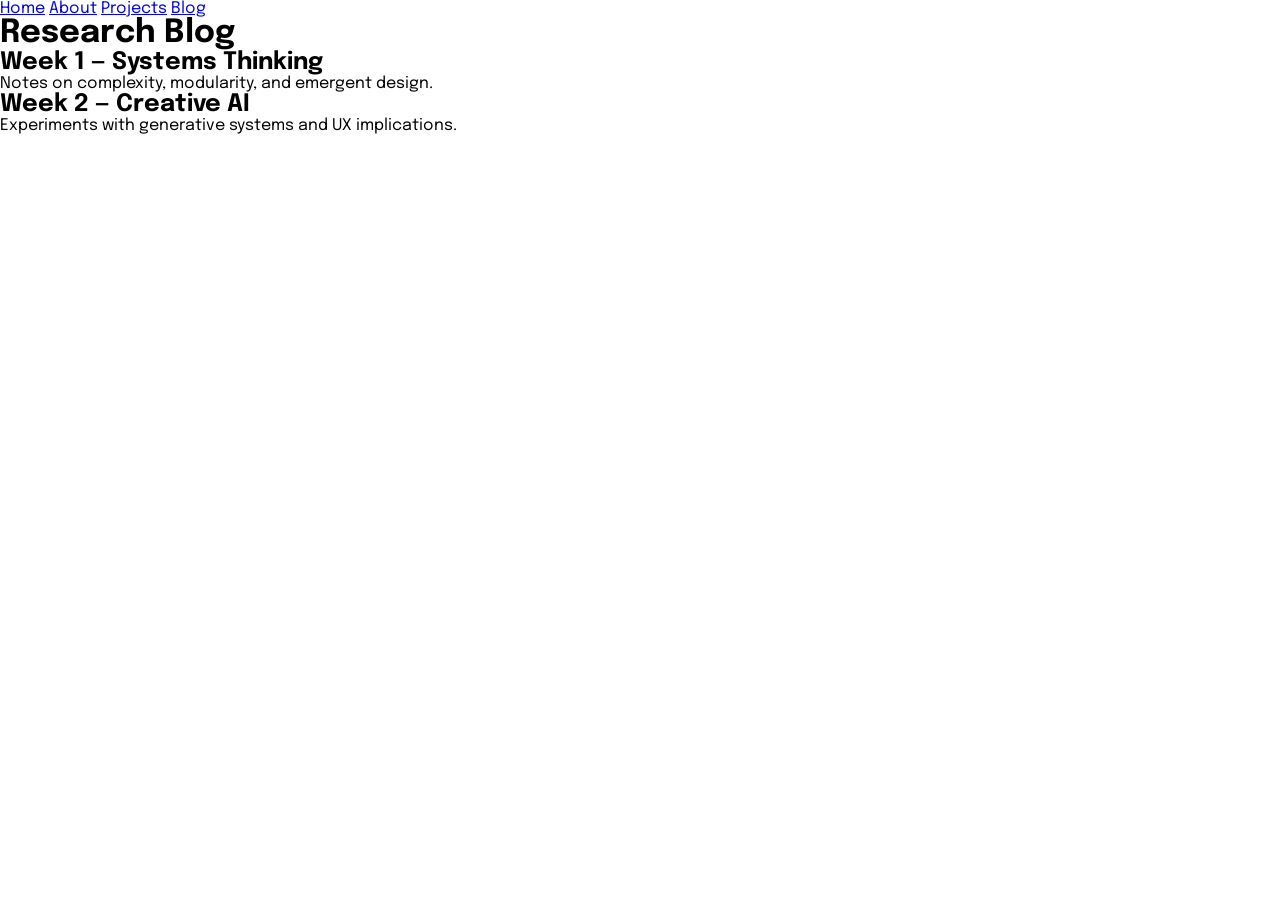
<file: Blog.html>
<!DOCTYPE html>
<html>
<head>
<title>Blog</title>
<link rel="stylesheet" href="style.css">
</head>

<body>

<nav>
<a href="index.html">Home</a>
<a href="about.html">About</a>
<a href="projects.html">Projects</a>
<a href="blog.html">Blog</a>
</nav>

<div class="container">

<h1>Research Blog</h1>

<div class="card">
<h2>Week 1 — Systems Thinking</h2>
<p>Notes on complexity, modularity, and emergent design.</p>
</div>

<div class="card">
<h2>Week 2 — Creative AI</h2>
<p>Experiments with generative systems and UX implications.</p>
</div>

</div>

</body>
</html>
</file>
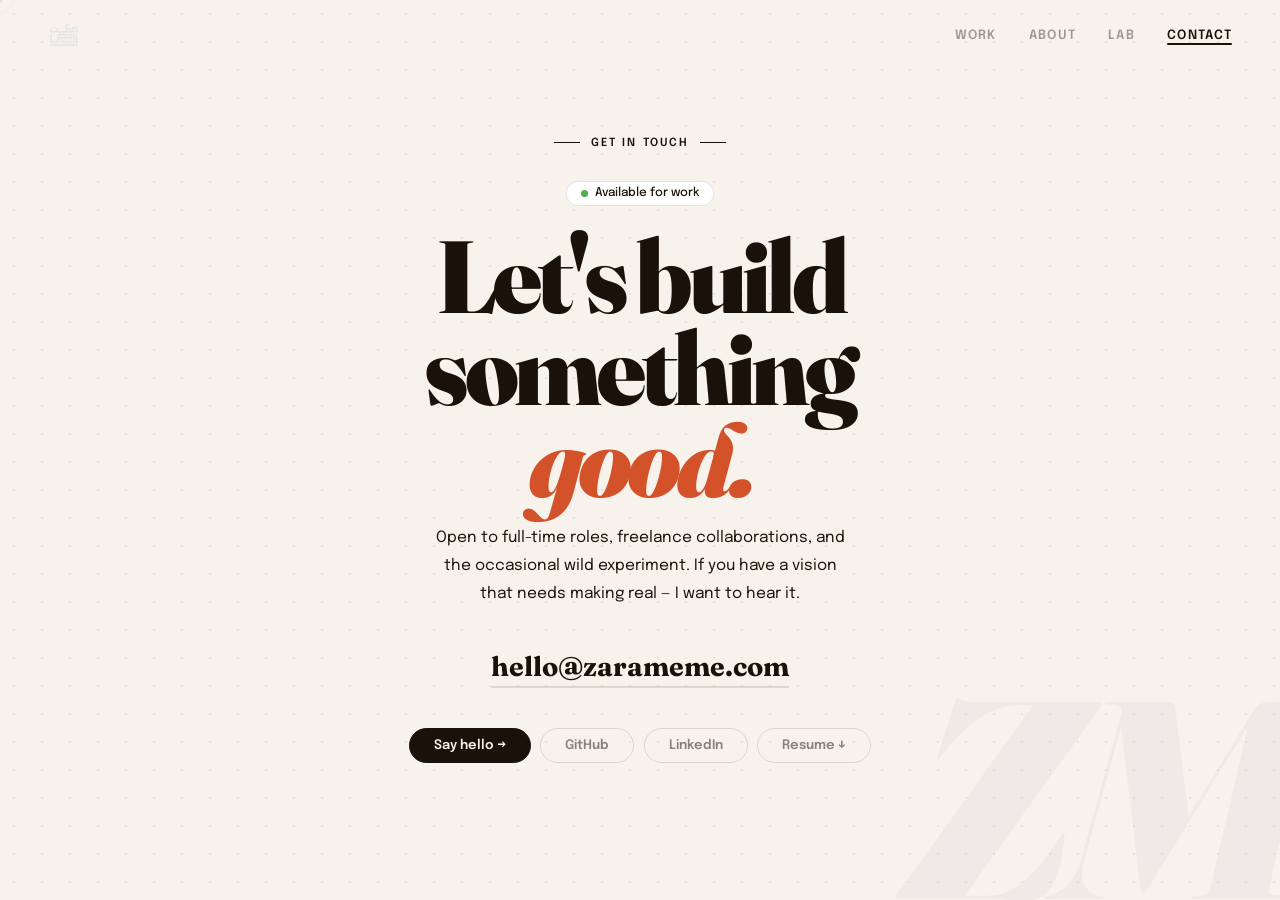
<file: contact.html>
<!DOCTYPE html>
<html lang="en">
<head>
  <meta charset="UTF-8"/>
  <meta name="viewport" content="width=device-width, initial-scale=1.0"/>
  <title>Contact — Zara Meme</title>
  <link rel="stylesheet" href="style.css"/>
  <style>
    body { background: var(--light-bg); color: var(--light-fg); }
    #cur, #cdot { color: var(--light-fg); }
    #nav, .nav-links a { color: var(--light-fg); }
    .nav-logo img { height: 26px; width: auto; filter: invert(1); }

    .ct-wrap {
      min-height: 100vh; display: flex; align-items: center; justify-content: center;
      position: relative; overflow: hidden;
    }
    .ct-wrap::before {
      content: ''; position: absolute; inset: 0; pointer-events: none;
      background-image: radial-gradient(circle, rgba(26,18,9,.06) 1px, transparent 1px);
      background-size: 28px 28px;
    }
    .ct-inner { max-width: 680px; width: 100%; padding: 4rem 3rem; text-align: center; position: relative; z-index: 1; }
    .ct-ey { font-size: .7rem; font-weight: 600; letter-spacing: .18em; text-transform: uppercase; opacity: .28; margin-bottom: 2rem; display: flex; align-items: center; justify-content: center; gap: .7rem; }
    .ct-ey::before, .ct-ey::after { content: ''; width: 26px; height: 1.5px; background: currentColor; }
    .ct-h { font-family: var(--fd); font-weight: 900; font-size: clamp(3rem,8vw,6.5rem); line-height: .9; letter-spacing: -.045em; margin-bottom: 1.2rem; }
    .ct-h em { font-style: italic; color: var(--coral); }
    .ct-sub { font-size: .97rem; line-height: 1.8; opacity: .52; max-width: 420px; margin: 0 auto 2.5rem; }

    /* ✏️ Update this email address */
    .ct-email { display: inline-block; font-family: var(--fd); font-weight: 700; font-size: clamp(1.1rem,2.2vw,1.7rem); color: var(--light-fg); text-decoration: none; border-bottom: 2px solid rgba(26,18,9,.12); padding-bottom: .15rem; transition: color .2s, border-color .2s; margin-bottom: 2.5rem; cursor: none; }
    .ct-email:hover { color: var(--coral); border-color: var(--coral); }

    .ct-btns { display: flex; gap: .6rem; justify-content: center; flex-wrap: wrap; }
    .cbtn { border: 1.5px solid rgba(26,18,9,.13); border-radius: 100px; padding: .65rem 1.5rem; font-size: .82rem; font-weight: 600; text-decoration: none; color: rgba(26,18,9,.5); transition: all .2s; cursor: none; background: transparent; }
    .cbtn:hover { border-color: var(--light-fg); color: var(--light-fg); }
    .cbtn.pr { background: var(--light-fg); color: var(--light-bg); border-color: var(--light-fg); }
    .cbtn.pr:hover { background: var(--coral); border-color: var(--coral); }

    .ct-deco { position: absolute; font-family: var(--fd); font-weight: 900; font-style: italic; font-size: 22vw; color: rgba(26,18,9,.03); bottom: -3vw; right: -1vw; line-height: 1; pointer-events: none; user-select: none; letter-spacing: -.05em; }

    .avail-pill { display: inline-flex; align-items: center; gap: .45rem; background: #fff; border: 1px solid rgba(26,18,9,.1); border-radius: 100px; padding: .35rem .9rem; font-size: .75rem; font-weight: 500; margin-bottom: 1.5rem; }
    .avail-dot { width: 7px; height: 7px; border-radius: 50%; background: #4CAF50; box-shadow: 0 0 0 0 rgba(76,175,80,.4); animation: pulse 2s infinite; }
    @keyframes pulse { 0%{box-shadow:0 0 0 0 rgba(76,175,80,.4);} 70%{box-shadow:0 0 0 6px rgba(76,175,80,0);} 100%{box-shadow:0 0 0 0 rgba(76,175,80,0);} }

    @media (max-width: 600px) { .ct-inner { padding: 3rem 1.5rem; } }
  </style>
</head>
<body>
  <div id="cur"></div><div id="cdot"></div>

  <nav id="nav">
    <a class="nav-logo" href="index.html"><img src="LOGO.png" alt="Zara Meme logo"/></a>
    <div class="nav-links">
      <a href="work.html">Work</a>
      <a href="about.html">About</a>
      <a href="lab.html">Lab</a>
      <a href="contact.html" class="active">Contact</a>
    </div>
  </nav>

  <div class="ct-wrap">
    <div class="ct-inner">
      <div class="ct-ey rev">Get in touch</div>
      <!-- ✏️ Remove the availability pill if you're not looking for work -->
      <div class="rev d1"><span class="avail-pill"><span class="avail-dot"></span>Available for work</span></div>
      <h1 class="ct-h rev d2">Let's build<br>something <em>good.</em></h1>
      <p class="ct-sub rev d3">Open to full-time roles, freelance collaborations, and the occasional wild experiment. If you have a vision that needs making real — I want to hear it.</p>
      <!-- ✏️ Change to your real email -->
      <div><a href="mailto:hello@zarameme.com" class="ct-email rev d4">hello@zarameme.com</a></div>
      <div class="ct-btns rev d5">
        <a href="mailto:hello@zarameme.com" class="cbtn pr">Say hello →</a>
        <!-- ✏️ Update these links -->
        <a href="https://github.com/zarmeme" target="_blank" class="cbtn">GitHub</a>
        <a href="https://linkedin.com/in/yourname" target="_blank" class="cbtn">LinkedIn</a>
        <a href="resume.pdf" class="cbtn">Resume ↓</a>
      </div>
    </div>
    <div class="ct-deco">ZM</div>
  </div>

  <script src="shared.js"></script>
</body>
</html>
</file>
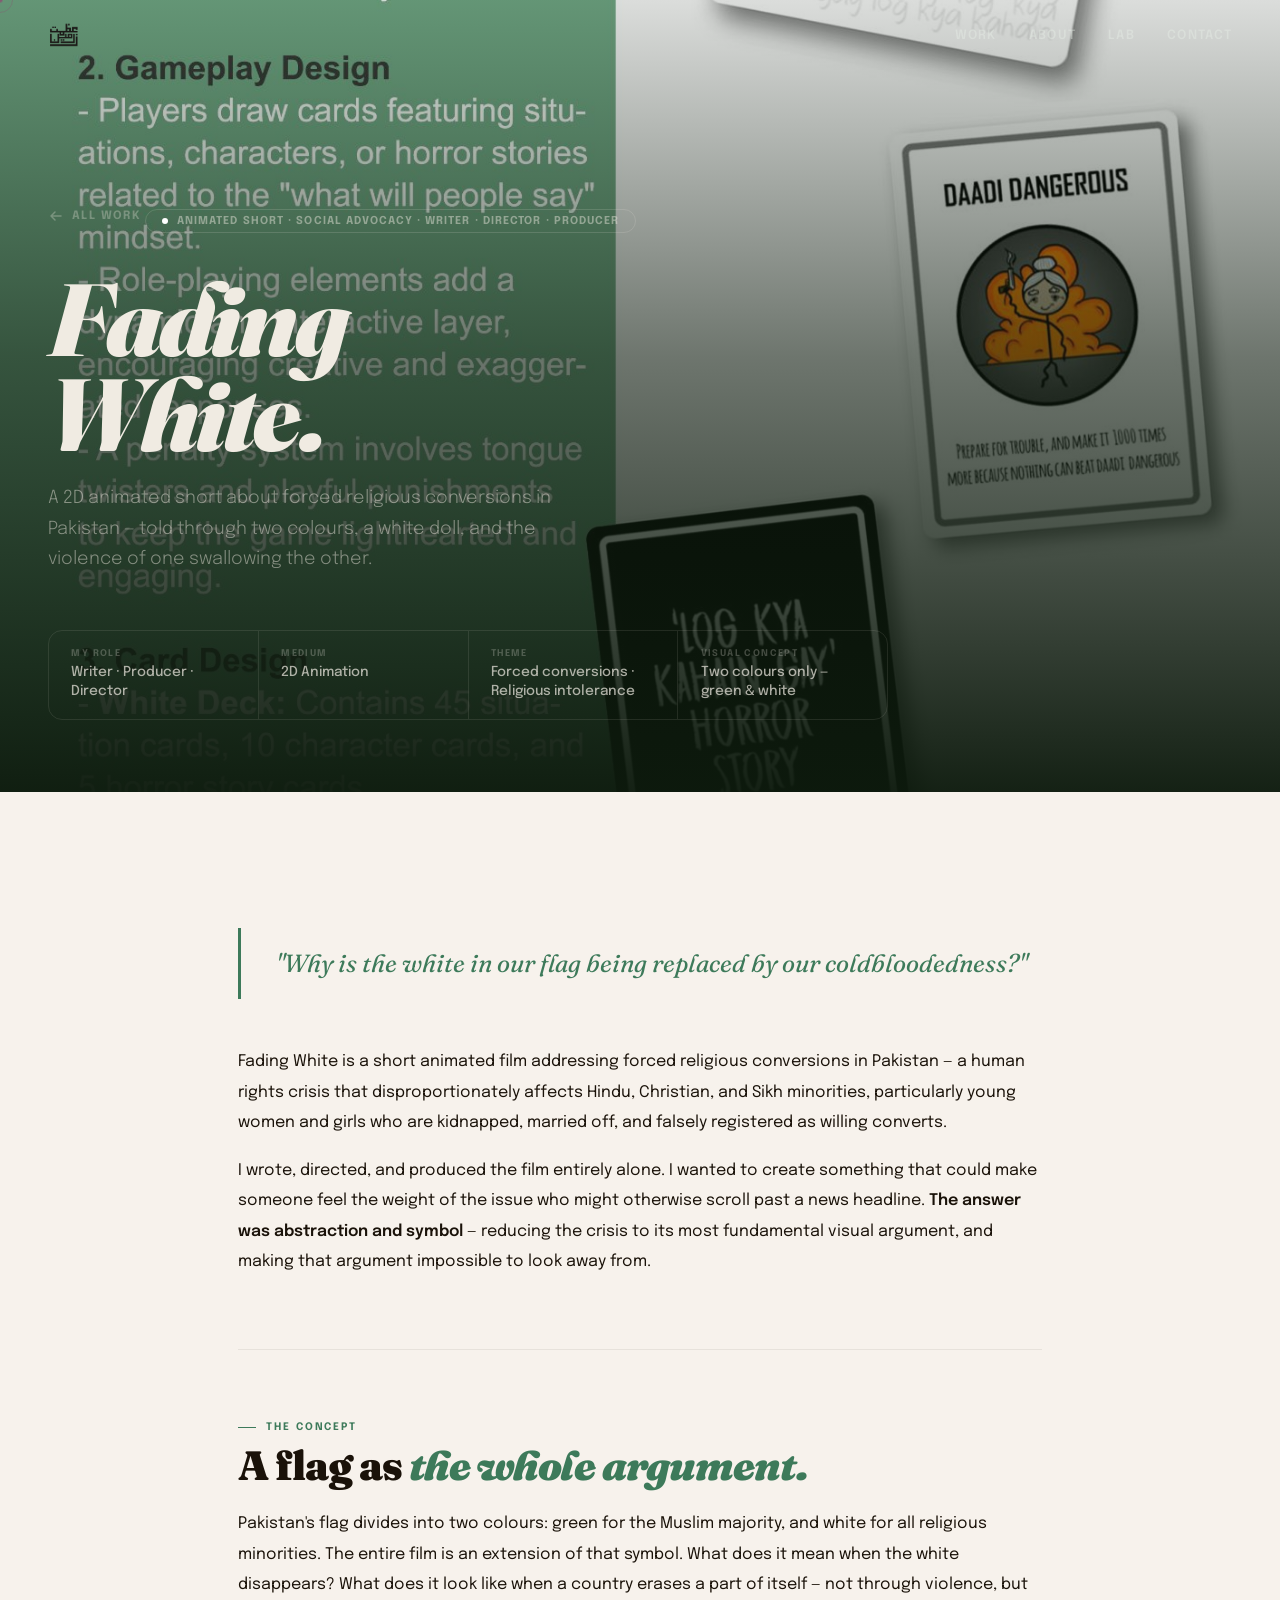
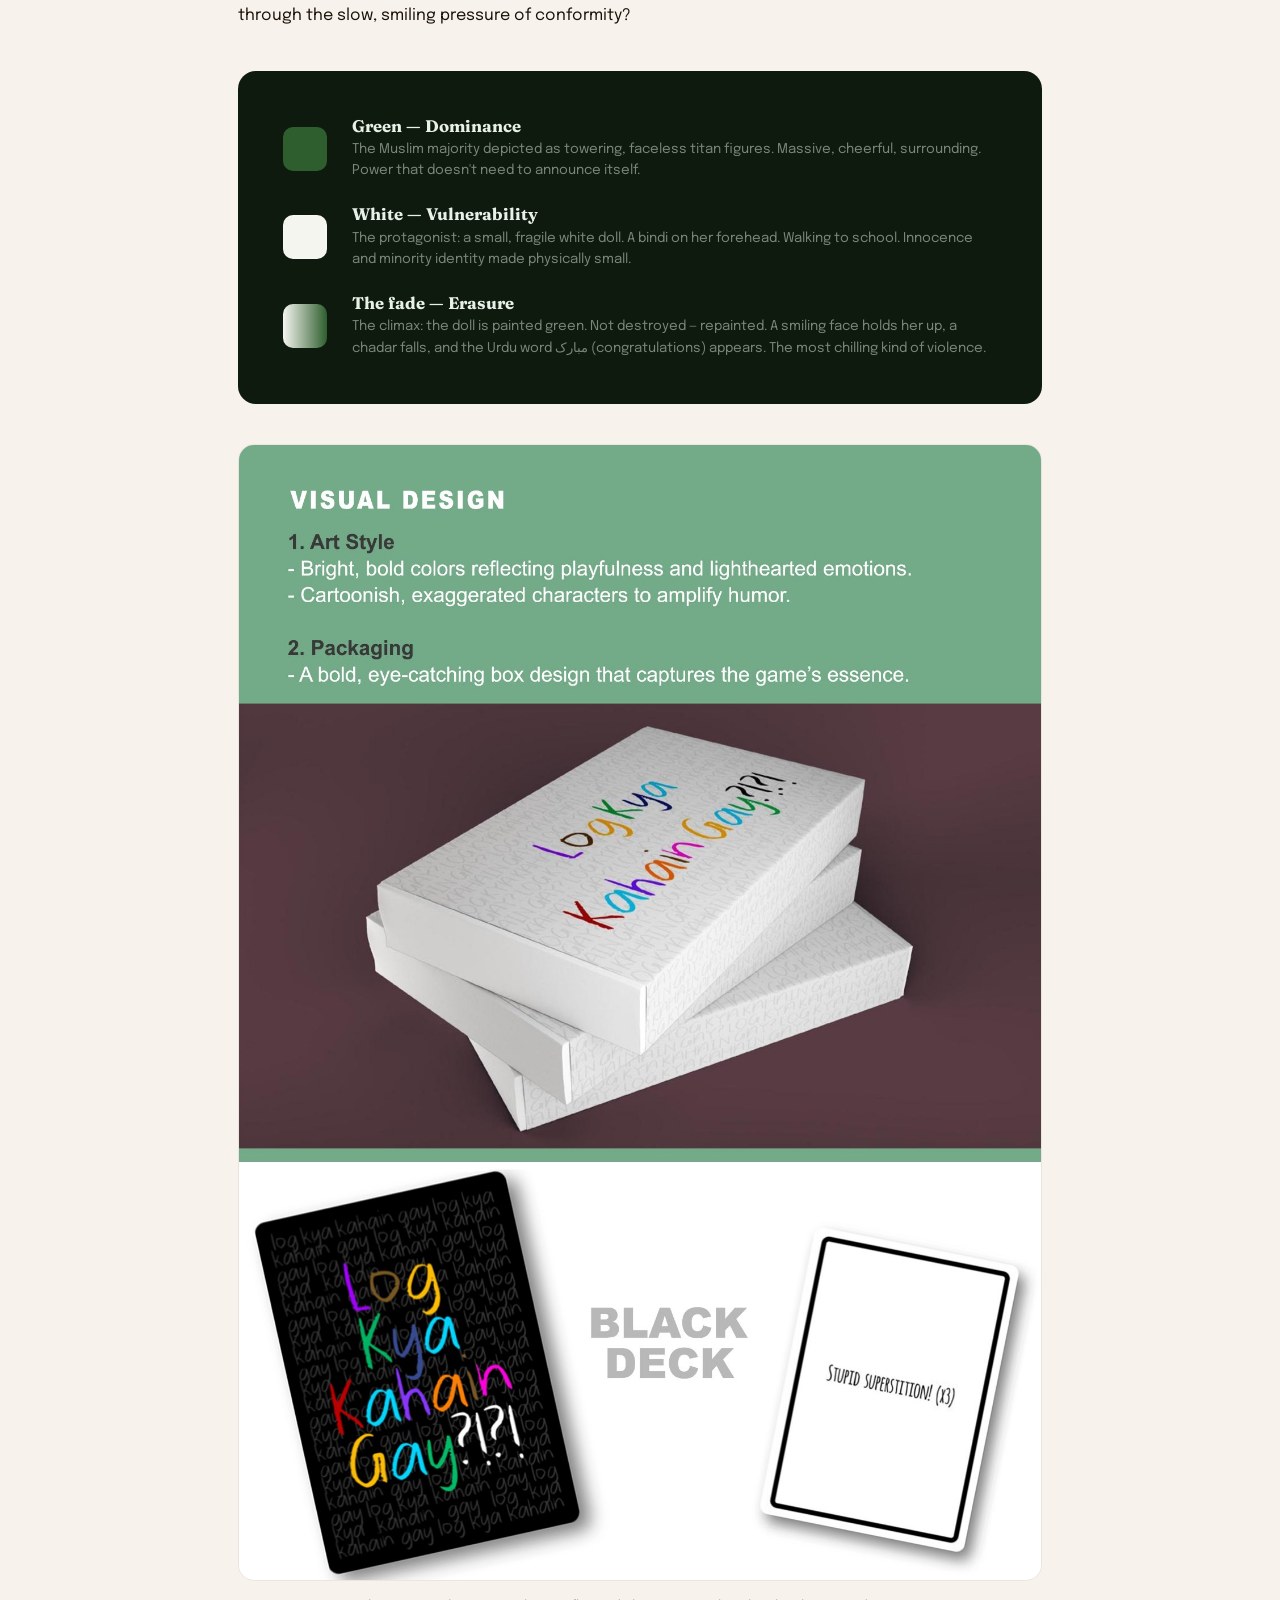
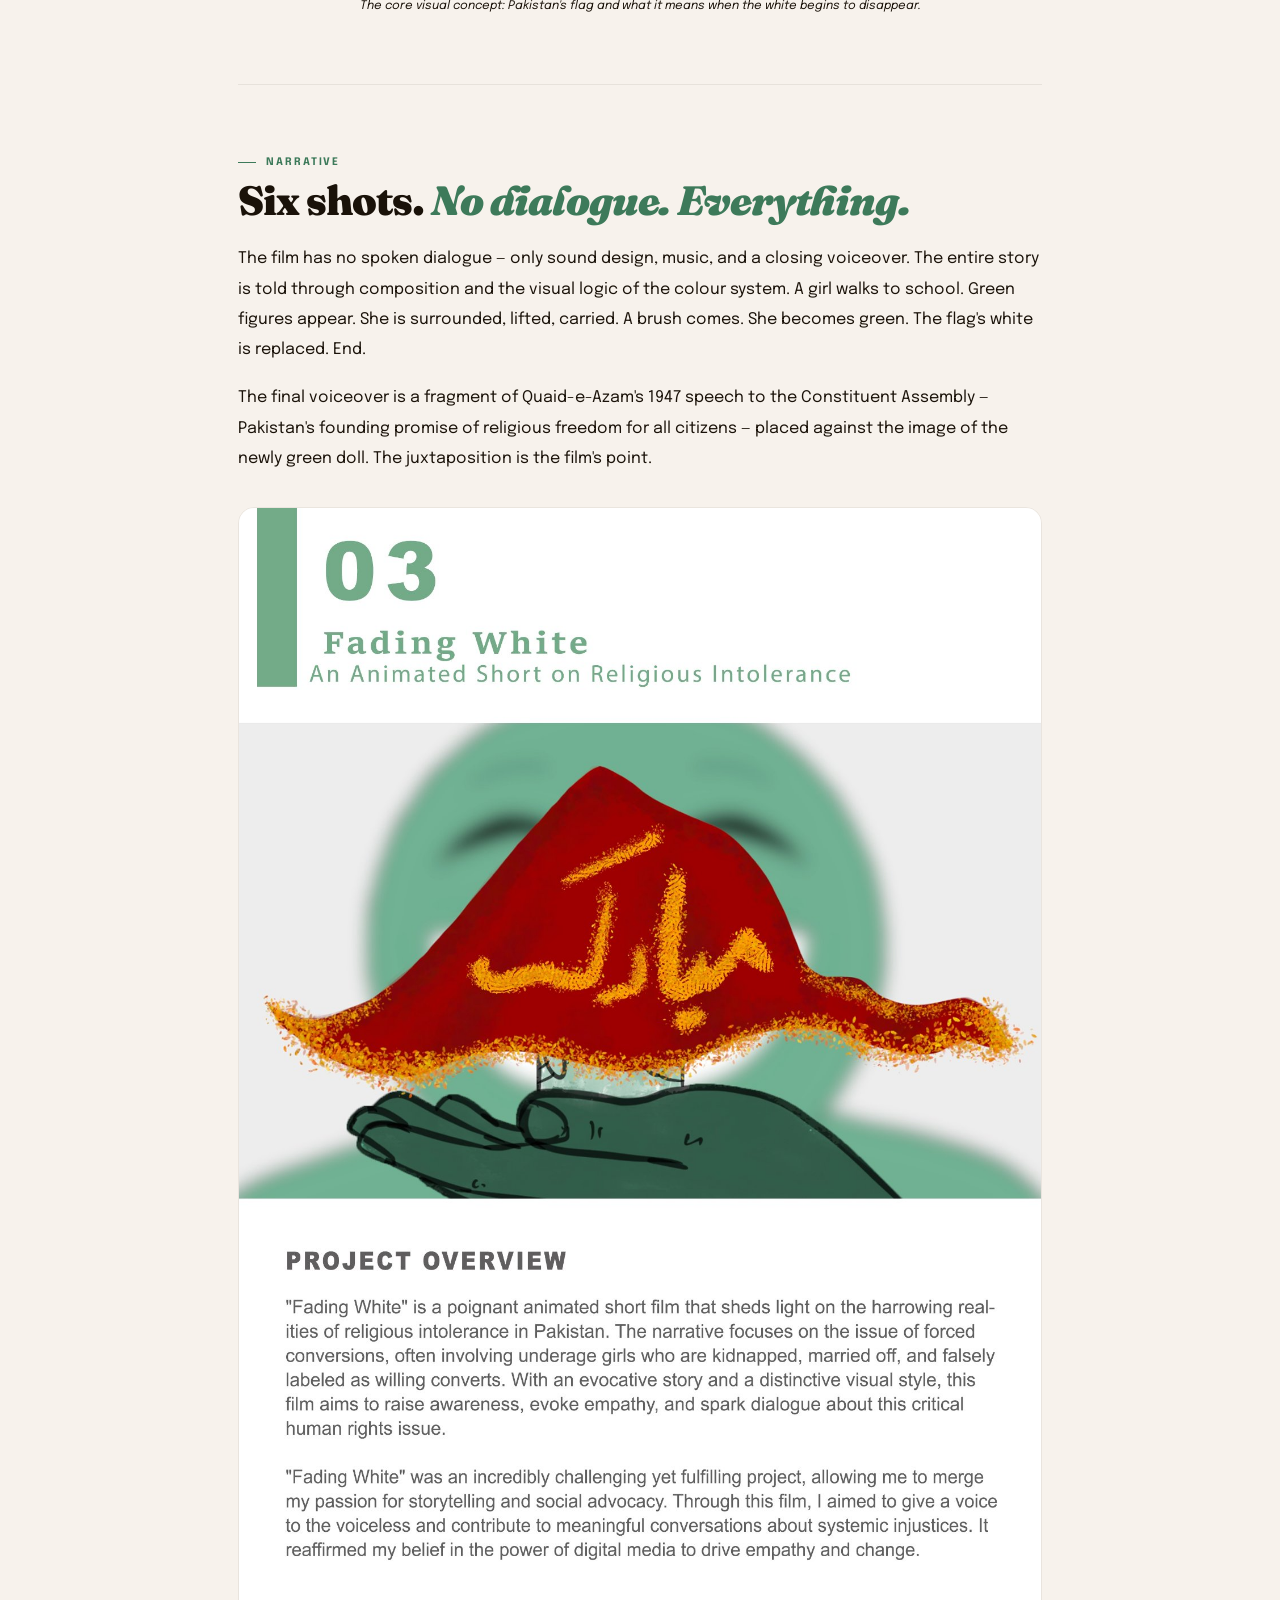
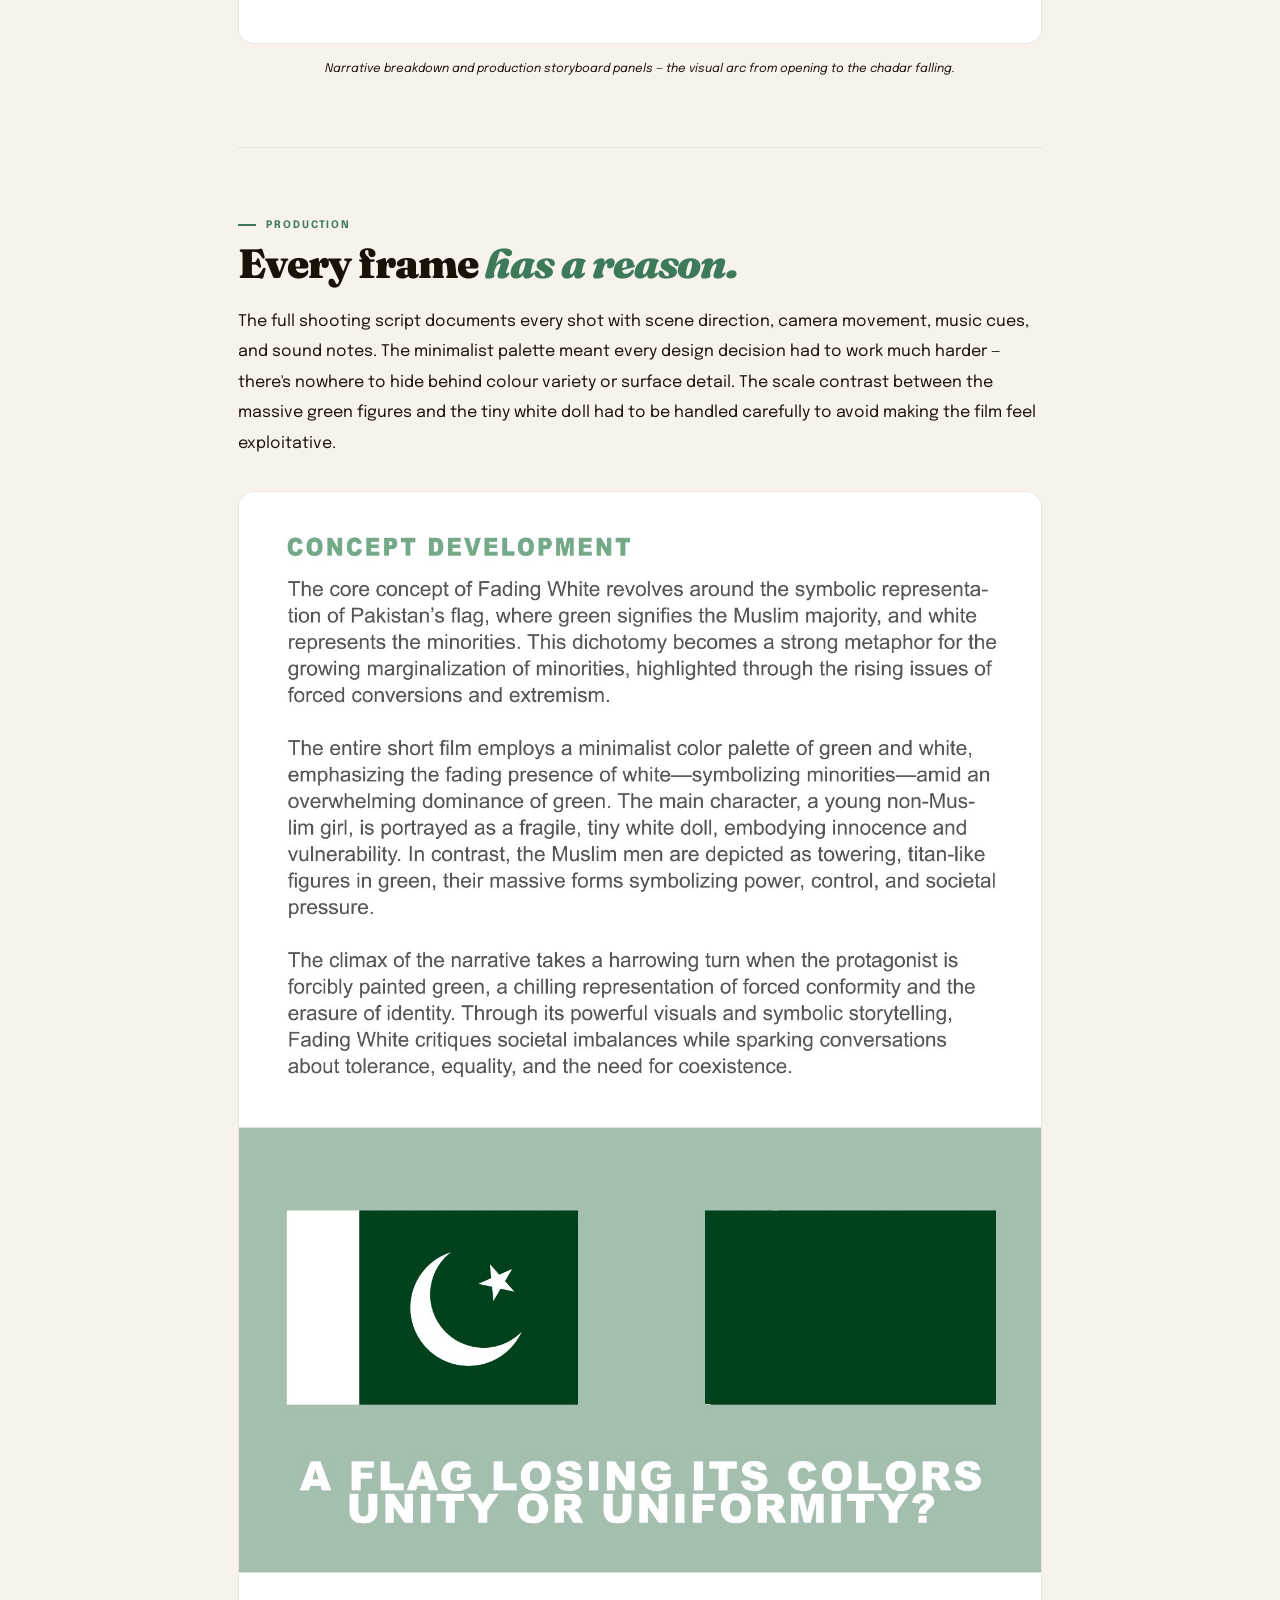
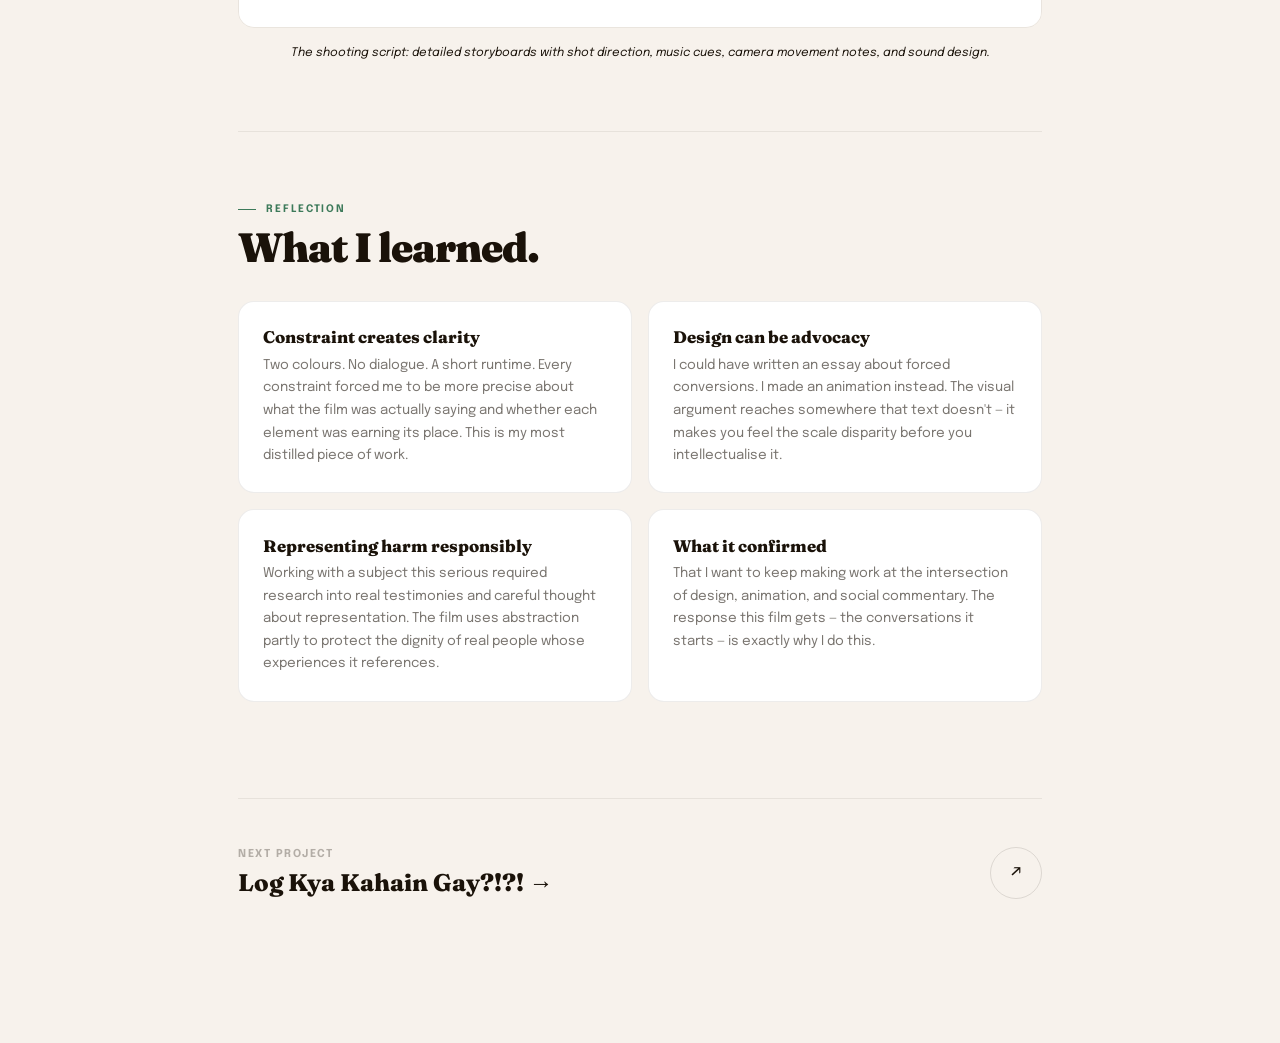
<file: fading-white.html>
<!DOCTYPE html>
<html lang="en">
<head>
  <meta charset="UTF-8"/><meta name="viewport" content="width=device-width,initial-scale=1.0"/>
  <title>Fading White — Zara Meme</title>
  <link rel="stylesheet" href="style.css"/>
  <link rel="stylesheet" href="proj.css"/>
  <style>
    /* Dark hero, light body */
    body{background:#0D1A0D;color:#E8F0E8;}
    #nav,.nav-links a{color:#E8F0E8;}
    .nav-logo img{height:26px;}
    nav::before{background:rgba(13,26,13,.88)!important;}

    /* Body transitions to cream */
    .cs-body-wrap{background:var(--light-bg);color:var(--light-fg);}
    .cs-body-wrap .cs-label{color:var(--sage);}
    .cs-body-wrap .cs-h em{color:var(--sage);}
    .cs-body-wrap .cs-pull{color:var(--sage);border-color:var(--sage);}
    .cs-body-wrap .cs-beat-num{color:var(--sage);}
    .cs-body-wrap .cs-next-arrow{color:var(--light-fg);}
    .cs-body-wrap .cs-next-arrow:hover{background:var(--light-fg);color:var(--light-bg);transform:rotate(45deg);}
    .cs-body-wrap .cs-img{border-color:rgba(26,18,9,.06);}
    .cs-body-wrap .cs-hr{border-color:rgba(26,18,9,.07);}
    .cs-body-wrap .cs-next{border-color:rgba(26,18,9,.07);}

    /* Symbol block — dark inside cream page */
    .sym-block{background:#0D1A0D;border-radius:18px;padding:2.8rem;margin:2.5rem 0;color:#E8F0E8;}
    .sym-row{display:flex;gap:1.6rem;align-items:center;margin-bottom:1.4rem;}
    .sym-row:last-child{margin-bottom:0;}
    .sym-swatch{width:44px;height:44px;border-radius:10px;flex-shrink:0;}
    .sym-title{font-family:var(--fd);font-weight:700;font-size:1.05rem;margin-bottom:.2rem;}
    .sym-text{font-size:.84rem;opacity:.5;line-height:1.6;}
  </style>
</head>
<body>
  <div id="cur"></div><div id="cdot"></div>
  <nav id="nav">
    <a class="nav-logo" href="index.html"><img src="LOGO.png" alt="Zara Meme"/></a>
    <div class="nav-links">
      <a href="work.html">Work</a><a href="about.html">About</a>
      <a href="lab.html">Lab</a><a href="contact.html">Contact</a>
    </div>
  </nav>

  <!-- HERO: portfolio_13.jpg — the chadar/red cloth key art illustration -->
  <section class="cs-hero">
    <img class="cs-hero-img" src="images/portfolio_13.jpg" alt="Fading White — key art"/>
    <div class="cs-hero-overlay" style="background:linear-gradient(to top,rgba(13,26,13,.97) 0%,rgba(13,26,13,.6) 55%,rgba(13,26,13,.15) 100%)"></div>
    <div class="cs-hero-inner">
      <a href="work.html" class="cs-back rev">
        <svg width="16" height="16" viewBox="0 0 16 16" fill="none"><path d="M13 8H3M7 12L3 8l4-4" stroke="currentColor" stroke-width="1.5" stroke-linecap="round" stroke-linejoin="round"/></svg>
        All Work
      </a>
      <div class="cs-eyebrow rev d1">
        <span class="cs-dot" style="background:#fff"></span>
        Animated Short · Social Advocacy · Writer · Director · Producer
      </div>
      <h1 class="cs-title rev d2">Fading<br>White.</h1>
      <p class="cs-logline rev d3">A 2D animated short about forced religious conversions in Pakistan — told through two colours, a white doll, and the violence of one swallowing the other.</p>
      <div class="cs-meta rev d4">
        <div class="cs-meta-item"><div class="cs-meta-lbl">My Role</div><div class="cs-meta-val">Writer · Producer · Director</div></div>
        <div class="cs-meta-item"><div class="cs-meta-lbl">Medium</div><div class="cs-meta-val">2D Animation</div></div>
        <div class="cs-meta-item"><div class="cs-meta-lbl">Theme</div><div class="cs-meta-val">Forced conversions · Religious intolerance</div></div>
        <div class="cs-meta-item"><div class="cs-meta-lbl">Visual concept</div><div class="cs-meta-val">Two colours only — green & white</div></div>
      </div>
    </div>
  </section>

  <div class="cs-body-wrap">
    <div class="cs-body">

      <div class="cs-pull rev">"Why is the white in our flag being replaced by our coldbloodedness?"</div>
      <p class="cs-p rev d1">Fading White is a short animated film addressing forced religious conversions in Pakistan — a human rights crisis that disproportionately affects Hindu, Christian, and Sikh minorities, particularly young women and girls who are kidnapped, married off, and falsely registered as willing converts.</p>
      <p class="cs-p rev d2">I wrote, directed, and produced the film entirely alone. I wanted to create something that could make someone feel the weight of the issue who might otherwise scroll past a news headline. <strong>The answer was abstraction and symbol</strong> — reducing the crisis to its most fundamental visual argument, and making that argument impossible to look away from.</p>

      <hr class="cs-hr"/>

      <!-- CONCEPT -->
      <div class="rev"><div class="cs-label">The Concept</div>
      <h2 class="cs-h">A flag as <em>the whole argument.</em></h2></div>
      <p class="cs-p rev d1">Pakistan's flag divides into two colours: green for the Muslim majority, and white for all religious minorities. The entire film is an extension of that symbol. What does it mean when the white disappears? What does it look like when a country erases a part of itself — not through violence, but through the slow, smiling pressure of conformity?</p>

      <div class="sym-block rev d2">
        <div class="sym-row">
          <div class="sym-swatch" style="background:#2E5E2E"></div>
          <div><div class="sym-title">Green — Dominance</div><div class="sym-text">The Muslim majority depicted as towering, faceless titan figures. Massive, cheerful, surrounding. Power that doesn't need to announce itself.</div></div>
        </div>
        <div class="sym-row">
          <div class="sym-swatch" style="background:#f5f5f0;border:1px solid rgba(255,255,255,.2)"></div>
          <div><div class="sym-title">White — Vulnerability</div><div class="sym-text">The protagonist: a small, fragile white doll. A bindi on her forehead. Walking to school. Innocence and minority identity made physically small.</div></div>
        </div>
        <div class="sym-row">
          <div class="sym-swatch" style="background:linear-gradient(90deg,#f5f5f0,#2E5E2E)"></div>
          <div><div class="sym-title">The fade — Erasure</div><div class="sym-text">The climax: the doll is painted green. Not destroyed — repainted. A smiling face holds her up, a chadar falls, and the Urdu word مبارک (congratulations) appears. The most chilling kind of violence.</div></div>
        </div>
      </div>

      <!-- portfolio_14.jpg: Concept development — flag symbolism, green/white dichotomy -->
      <img src="images/portfolio_14.jpg" alt="Concept — Pakistan flag symbolism, the core visual argument" class="cs-img rev"/>
      <p class="cs-cap rev">The core visual concept: Pakistan's flag and what it means when the white begins to disappear.</p>

      <hr class="cs-hr"/>

      <!-- NARRATIVE -->
      <div class="rev"><div class="cs-label">Narrative</div>
      <h2 class="cs-h">Six shots. <em>No dialogue. Everything.</em></h2></div>
      <p class="cs-p rev d1">The film has no spoken dialogue — only sound design, music, and a closing voiceover. The entire story is told through composition and the visual logic of the colour system. A girl walks to school. Green figures appear. She is surrounded, lifted, carried. A brush comes. She becomes green. The flag's white is replaced. End.</p>
      <p class="cs-p rev d2">The final voiceover is a fragment of Quaid-e-Azam's 1947 speech to the Constituent Assembly — Pakistan's founding promise of religious freedom for all citizens — placed against the image of the newly green doll. The juxtaposition is the film's point.</p>

      <!-- portfolio_15.jpg: Narrative breakdown + storyboard panels -->
      <img src="images/portfolio_15.jpg" alt="Narrative breakdown — theme, plot, message, and storyboard panels" class="cs-img rev d2"/>
      <p class="cs-cap rev">Narrative breakdown and production storyboard panels — the visual arc from opening to the chadar falling.</p>

      <hr class="cs-hr"/>

      <!-- PRODUCTION -->
      <div class="rev"><div class="cs-label">Production</div>
      <h2 class="cs-h">Every frame <em>has a reason.</em></h2></div>
      <p class="cs-p rev d1">The full shooting script documents every shot with scene direction, camera movement, music cues, and sound notes. The minimalist palette meant every design decision had to work much harder — there's nowhere to hide behind colour variety or surface detail. The scale contrast between the massive green figures and the tiny white doll had to be handled carefully to avoid making the film feel exploitative.</p>

      <!-- portfolio_16.jpg: Full production storyboards with detailed shot notes -->
      <img src="images/portfolio_16.jpg" alt="Production storyboards with shot direction, music cues, and camera notes" class="cs-img rev d2"/>
      <p class="cs-cap rev">The shooting script: detailed storyboards with shot direction, music cues, camera movement notes, and sound design.</p>

      <hr class="cs-hr"/>

      <div class="rev"><div class="cs-label">Reflection</div>
      <h2 class="cs-h">What I learned.</h2></div>
      <div class="cs-cards col2 rev d1">
        <div class="cs-card">
          <div class="cs-card-title">Constraint creates clarity</div>
          <div class="cs-card-text">Two colours. No dialogue. A short runtime. Every constraint forced me to be more precise about what the film was actually saying and whether each element was earning its place. This is my most distilled piece of work.</div>
        </div>
        <div class="cs-card">
          <div class="cs-card-title">Design can be advocacy</div>
          <div class="cs-card-text">I could have written an essay about forced conversions. I made an animation instead. The visual argument reaches somewhere that text doesn't — it makes you feel the scale disparity before you intellectualise it.</div>
        </div>
        <div class="cs-card">
          <div class="cs-card-title">Representing harm responsibly</div>
          <div class="cs-card-text">Working with a subject this serious required research into real testimonies and careful thought about representation. The film uses abstraction partly to protect the dignity of real people whose experiences it references.</div>
        </div>
        <div class="cs-card">
          <div class="cs-card-title">What it confirmed</div>
          <div class="cs-card-text">That I want to keep making work at the intersection of design, animation, and social commentary. The response this film gets — the conversations it starts — is exactly why I do this.</div>
        </div>
      </div>

      <div class="cs-next rev">
        <div>
          <div class="cs-next-lbl">Next project</div>
          <div class="cs-next-name">Log Kya Kahain Gay?!?! →</div>
        </div>
        <a href="log-kya-kahain-gay.html" class="cs-next-arrow">↗</a>
      </div>
    </div>
  </div>

  <script src="shared.js"></script>
</body>
</html>
</file>
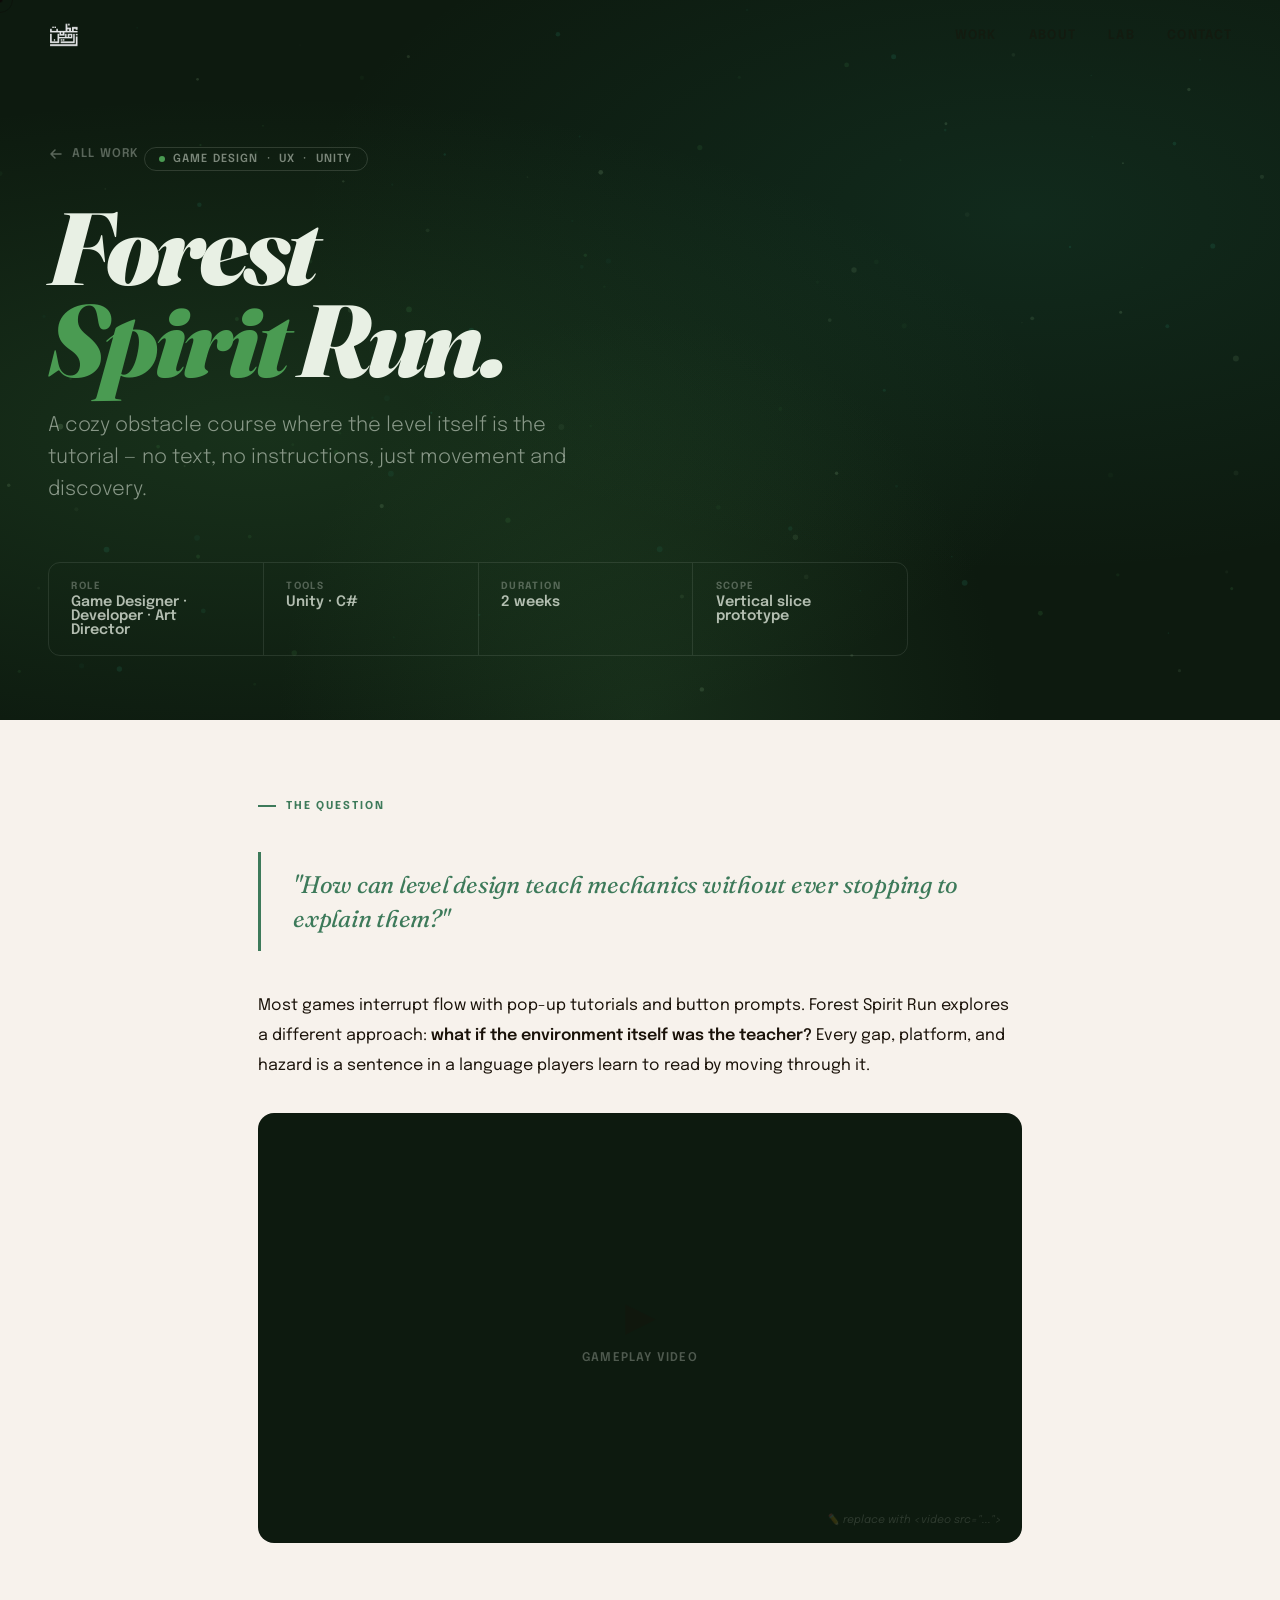
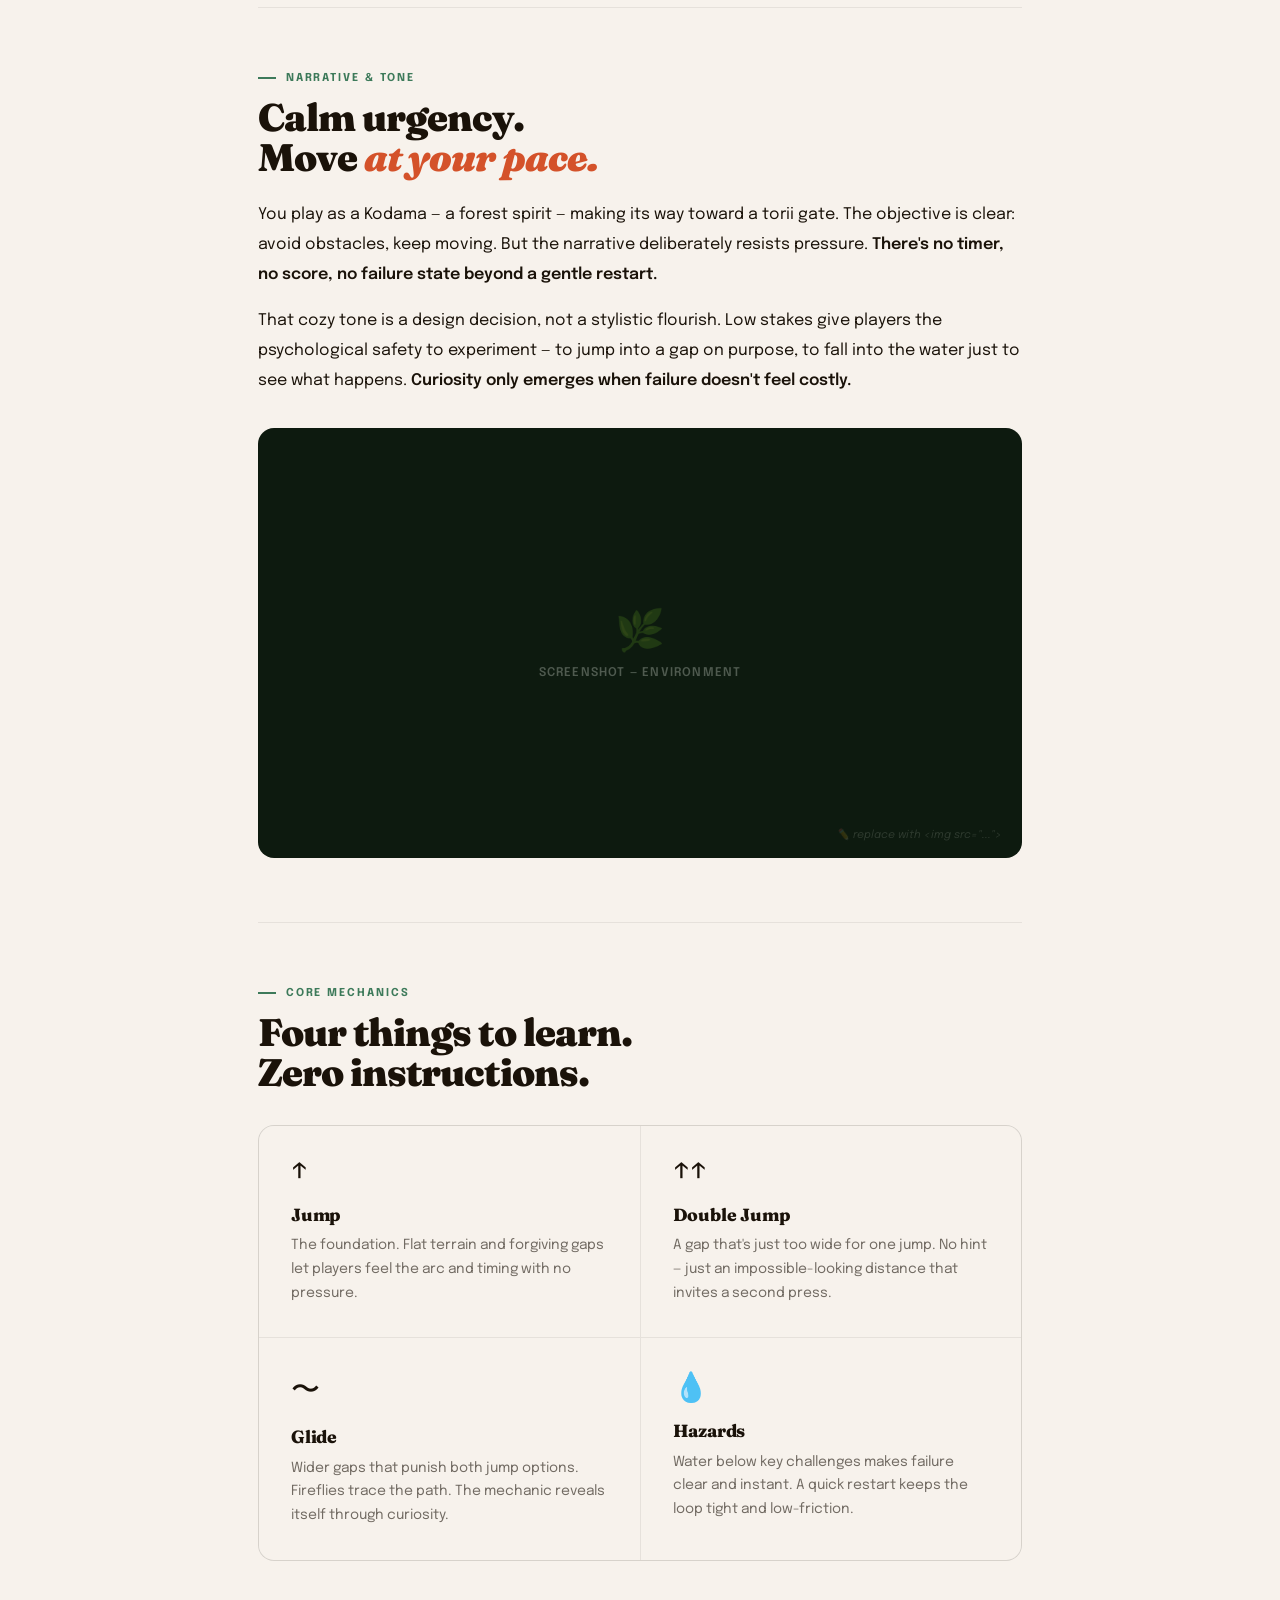
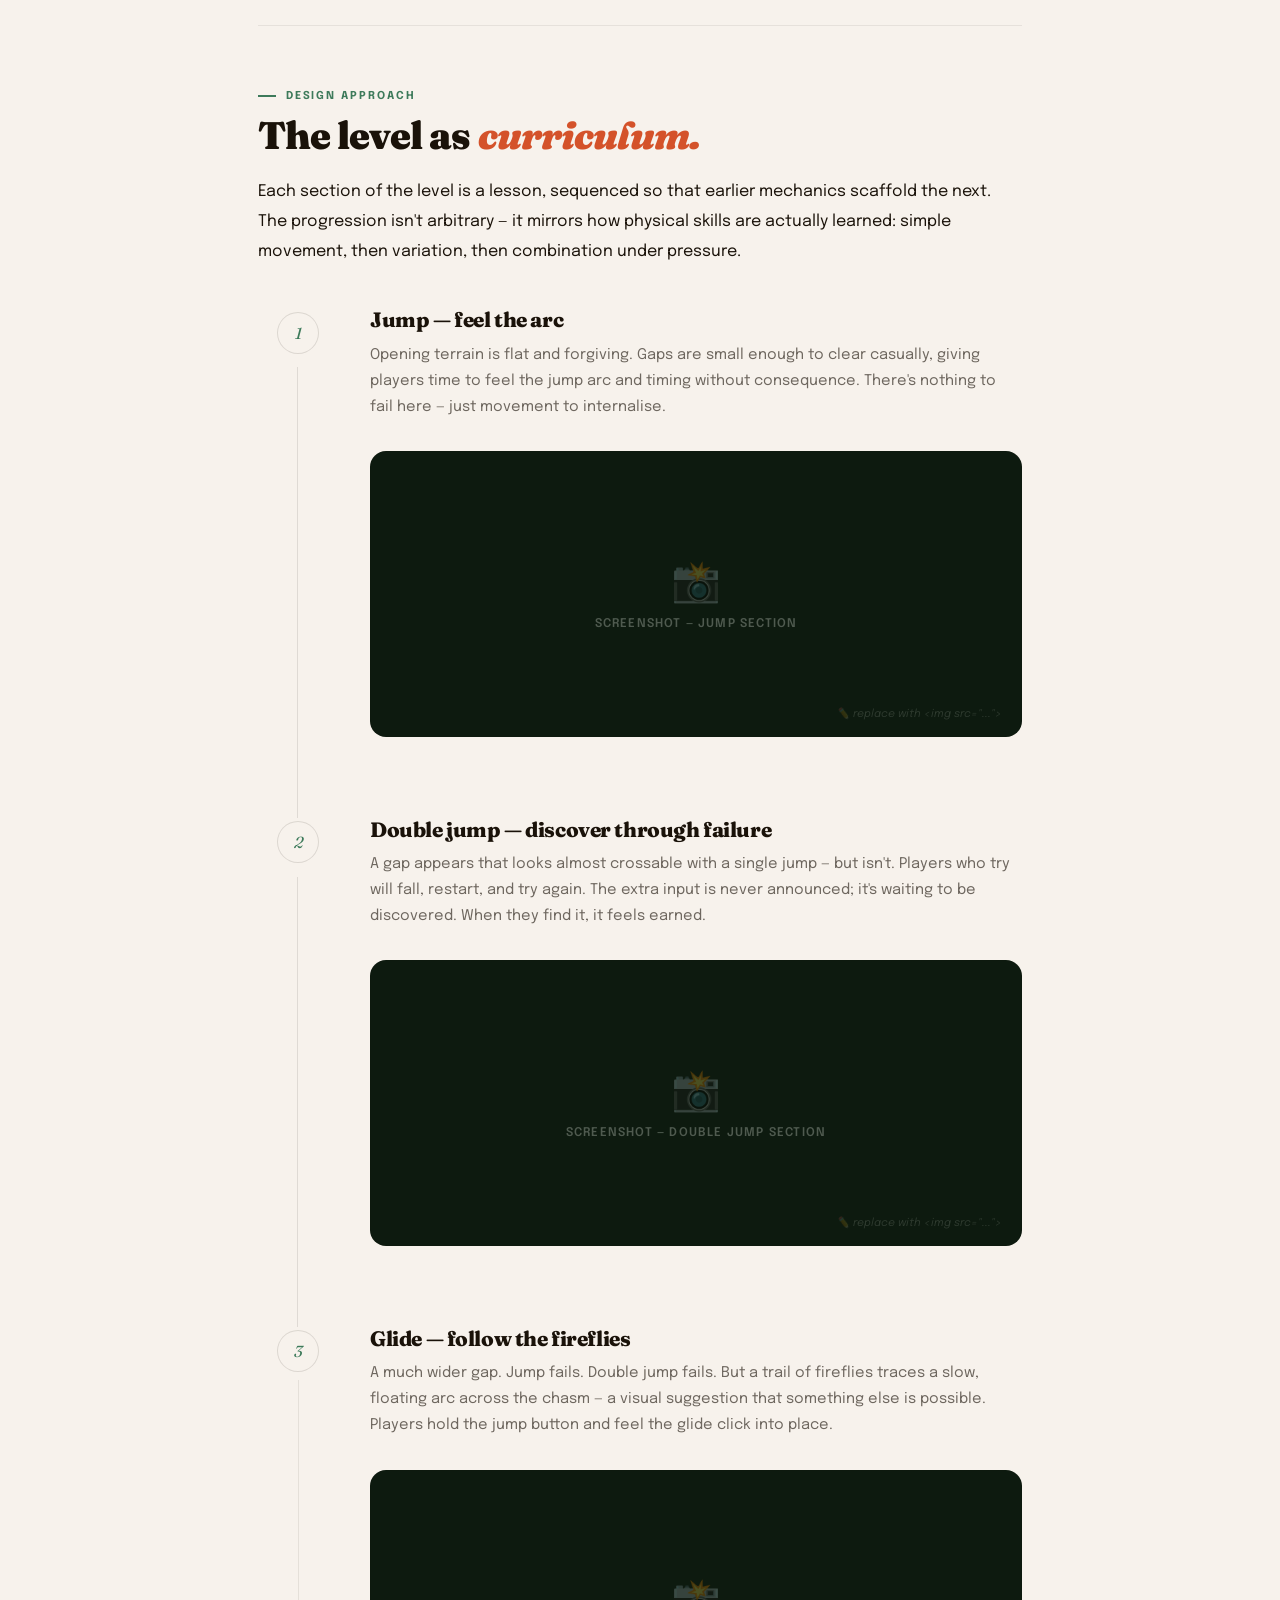
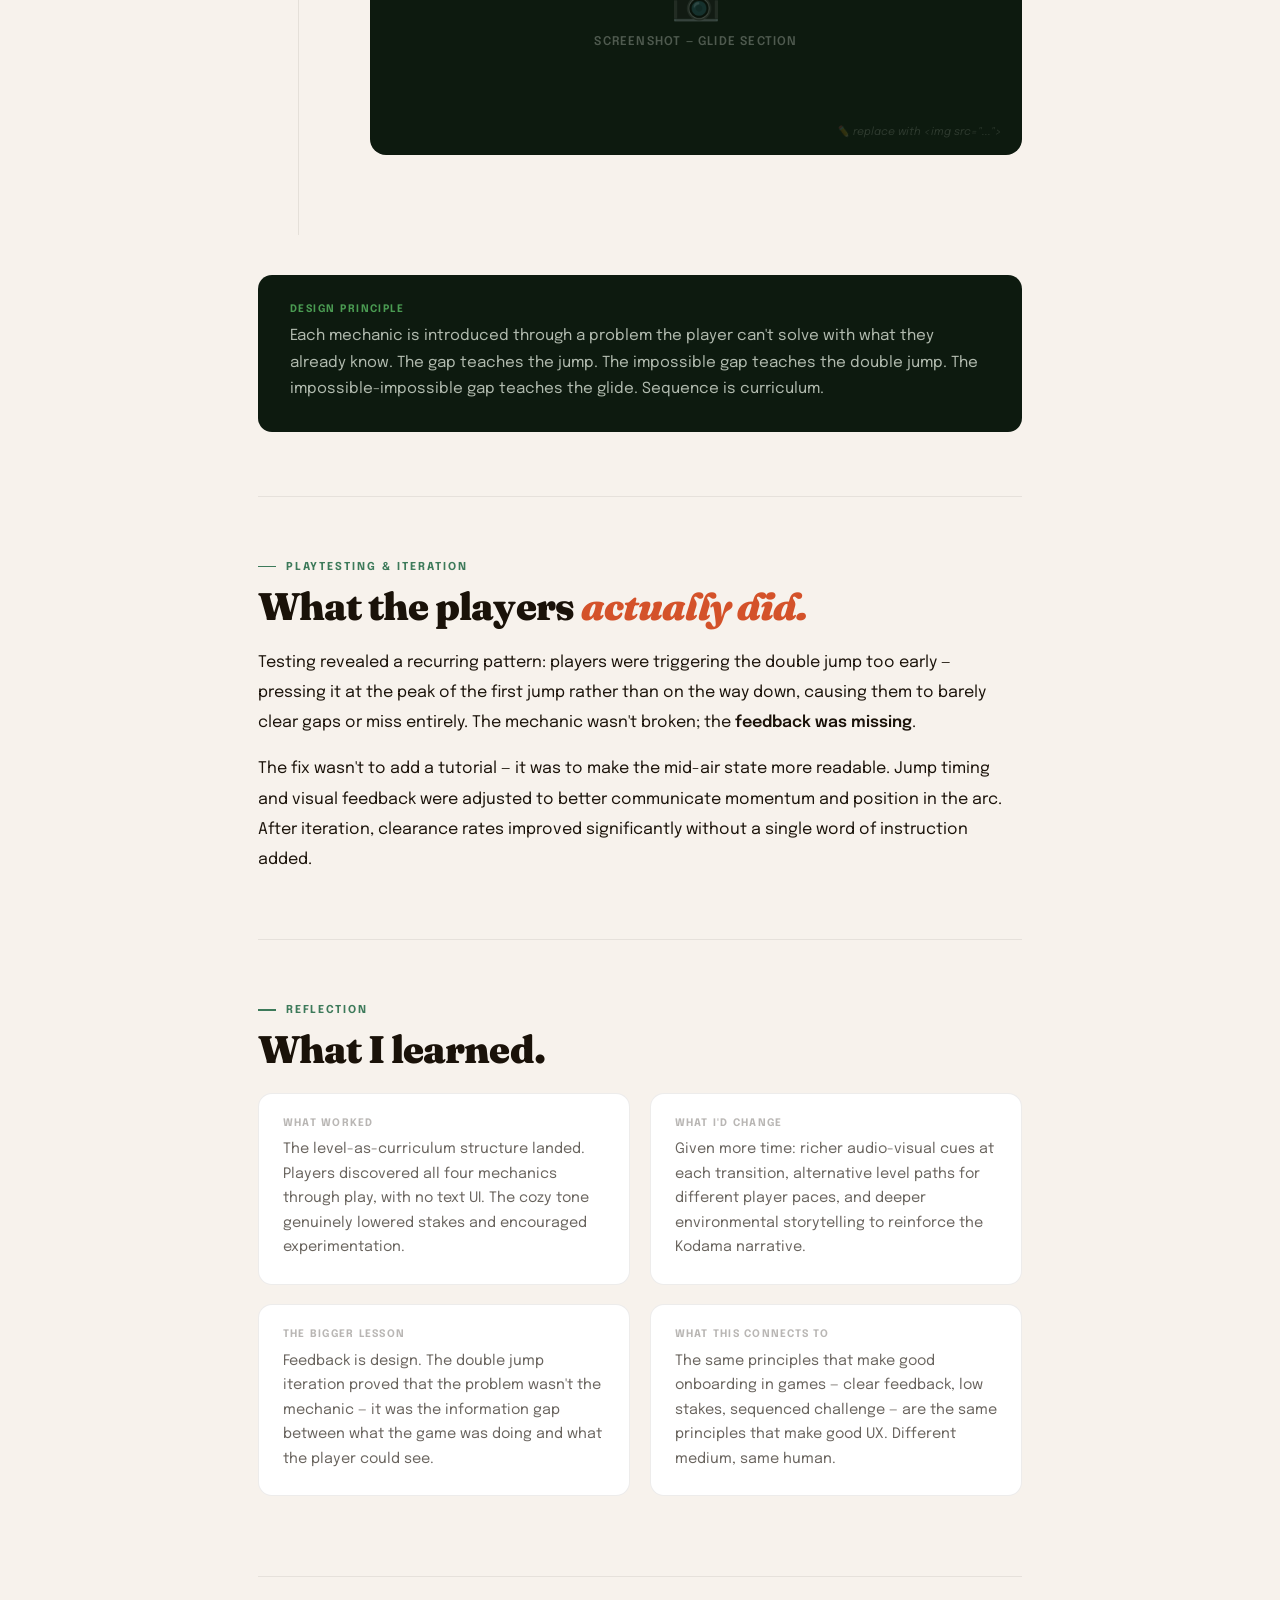
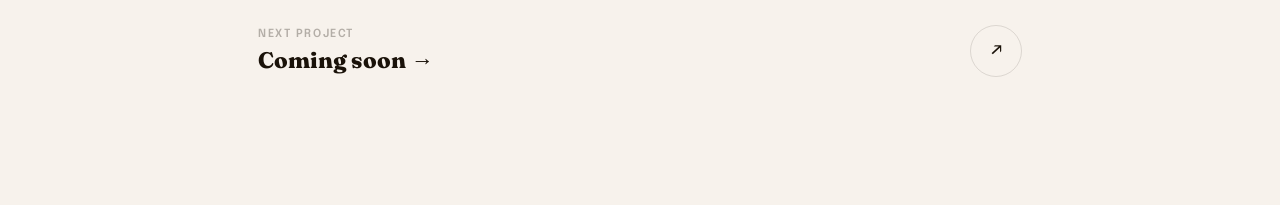
<file: forest-spirit-run.html>
<!DOCTYPE html>
<html lang="en">
<head>
  <meta charset="UTF-8"/>
  <meta name="viewport" content="width=device-width, initial-scale=1.0"/>
  <title>Forest Spirit Run — Zara Meme</title>
  <link rel="stylesheet" href="style.css"/>
  <style>
    body { background: var(--light-bg); color: var(--light-fg); }
    #cur, #cdot { color: var(--light-fg); }
    #nav, .nav-links a { color: var(--light-fg); }
    .nav-logo img { height: 26px; width: auto; filter: invert(1); }

    /* ── PROJECT HERO ── */
    .proj-hero {
      min-height: 80vh; display: flex; flex-direction: column;
      justify-content: flex-end; padding: 9rem 3rem 4rem;
      position: relative; overflow: hidden;
      background: #0D1A0F;
      color: #E8F0E4;
    }
    .proj-hero::before {
      content: '';
      position: absolute; inset: 0;
      background:
        radial-gradient(ellipse at 20% 60%, rgba(74,155,82,.18) 0%, transparent 55%),
        radial-gradient(ellipse at 80% 30%, rgba(46,158,124,.12) 0%, transparent 50%),
        radial-gradient(ellipse at 50% 100%, rgba(46,90,50,.3) 0%, transparent 40%);
    }
    /* ✏️ HERO IMAGE: replace this canvas with an <img> or <video> of your game */
    #hero-canvas { position: absolute; inset: 0; width: 100%; height: 100%; z-index: 0; opacity: .7; }

    .proj-hero-inner { position: relative; z-index: 2; max-width: 860px; }
    .proj-back {
      display: inline-flex; align-items: center; gap: .5rem;
      font-size: .75rem; font-weight: 600; letter-spacing: .1em; text-transform: uppercase;
      color: rgba(232,240,228,.35); text-decoration: none;
      margin-bottom: 2.5rem; transition: color .2s; cursor: none;
    }
    .proj-back:hover { color: rgba(232,240,228,.8); }
    .proj-back svg { transition: transform .25s; }
    .proj-back:hover svg { transform: translateX(-4px); }

    .proj-cat-badge {
      display: inline-flex; align-items: center; gap: .5rem;
      border: 1px solid rgba(232,240,228,.15); border-radius: 100px;
      padding: .3rem .9rem; font-size: .7rem; font-weight: 600;
      letter-spacing: .1em; text-transform: uppercase;
      color: rgba(232,240,228,.5); margin-bottom: 1.5rem;
    }
    .badge-dot { width: 6px; height: 6px; border-radius: 50%; background: #4A9B52; }

    .proj-title {
      font-family: var(--fd); font-weight: 900; font-style: italic;
      font-size: clamp(3.5rem, 8vw, 8rem); line-height: .9; letter-spacing: -.04em;
      color: #E8F0E4; margin-bottom: 1.5rem;
    }
    .proj-title span { color: #4A9B52; }

    .proj-logline {
      font-size: clamp(1rem, 1.6vw, 1.25rem); line-height: 1.6;
      color: rgba(232,240,228,.55); max-width: 560px; font-weight: 300;
    }

    /* Meta strip */
    .proj-meta-strip {
      display: flex; gap: 0; margin-top: 3.5rem;
      border: 1px solid rgba(232,240,228,.1); border-radius: 12px; overflow: hidden;
    }
    .meta-item {
      flex: 1; padding: 1.1rem 1.4rem;
      border-right: 1px solid rgba(232,240,228,.1);
    }
    .meta-item:last-child { border-right: none; }
    .meta-lbl { font-size: .62rem; font-weight: 700; letter-spacing: .14em; text-transform: uppercase; color: rgba(232,240,228,.3); margin-bottom: .3rem; }
    .meta-val { font-size: .9rem; font-weight: 600; color: rgba(232,240,228,.75); }

    /* ── BODY ── */
    .proj-body { max-width: 860px; margin: 0 auto; padding: 5rem 3rem 8rem; }

    /* Section headers */
    .sec-label {
      font-size: .68rem; font-weight: 700; letter-spacing: .18em; text-transform: uppercase;
      color: var(--sage); margin-bottom: .8rem;
      display: flex; align-items: center; gap: .6rem;
    }
    .sec-label::before { content: ''; width: 18px; height: 1.5px; background: currentColor; }
    .sec-h {
      font-family: var(--fd); font-weight: 900;
      font-size: clamp(1.8rem, 3vw, 2.8rem); line-height: 1.05; letter-spacing: -.025em;
      margin-bottom: 1.4rem;
    }
    .sec-h em { font-style: italic; color: var(--coral); }

    /* Text blocks */
    .proj-p { font-size: 1rem; line-height: 1.88; opacity: .65; margin-bottom: 1rem; }
    .proj-p strong { opacity: 1; color: var(--light-fg); font-weight: 600; }

    /* Pull quote */
    .pull-q {
      border-left: 3px solid var(--sage); padding: 1rem 0 1rem 2rem;
      margin: 2.5rem 0;
      font-family: var(--fd); font-style: italic;
      font-size: clamp(1.1rem, 2vw, 1.5rem); line-height: 1.4;
      color: var(--sage); letter-spacing: -.01em;
    }

    /* Divider */
    .divider { border: none; border-top: 1px solid rgba(26,18,9,.07); margin: 4rem 0; }

    /* ── MEDIA SLOTS ── */
    /* ✏️ Replace .media-slot with <img> or <video> tags */
    .media-slot {
      width: 100%; border-radius: 16px; overflow: hidden;
      border: 1px solid rgba(26,18,9,.07);
      background: #0D1A0F; aspect-ratio: 16/9;
      display: flex; flex-direction: column; align-items: center; justify-content: center;
      gap: .8rem; margin: 2rem 0;
      position: relative;
    }
    .media-slot-icon { font-size: 2.5rem; opacity: .25; }
    .media-slot-label {
      font-size: .75rem; font-weight: 600; letter-spacing: .1em; text-transform: uppercase;
      color: rgba(232,240,228,.3);
    }
    .media-slot-hint {
      font-size: .68rem; color: rgba(232,240,228,.15);
      font-style: italic; position: absolute; bottom: 1rem; right: 1.2rem;
    }
    /* actual images/videos you drop in */
    .proj-img {
      width: 100%; border-radius: 16px; display: block;
      border: 1px solid rgba(26,18,9,.07); margin: 2rem 0;
      object-fit: cover;
    }
    .proj-video {
      width: 100%; border-radius: 16px; display: block;
      border: 1px solid rgba(26,18,9,.07); margin: 2rem 0;
    }
    .media-caption {
      font-size: .78rem; opacity: .38; margin-top: -.8rem; margin-bottom: 2rem;
      font-style: italic; text-align: center;
    }

    /* ── MECHANICS GRID ── */
    .mechanics-grid {
      display: grid; grid-template-columns: 1fr 1fr; gap: 1px;
      background: rgba(26,18,9,.07); border: 1px solid rgba(26,18,9,.07);
      border-radius: 16px; overflow: hidden; margin: 2rem 0;
    }
    .mech-cell {
      background: var(--light-bg); padding: 2rem;
      transition: background .3s;
    }
    .mech-cell:hover { background: #fff; }
    .mech-icon { font-size: 1.8rem; margin-bottom: 1rem; }
    .mech-name {
      font-family: var(--fd); font-weight: 800; font-size: 1.1rem;
      letter-spacing: -.01em; margin-bottom: .6rem;
    }
    .mech-desc { font-size: .87rem; line-height: 1.7; opacity: .6; }

    /* ── ONBOARDING STEPS ── */
    .onboard-steps { display: flex; flex-direction: column; gap: 0; margin: 2.5rem 0; }
    .onboard-step {
      display: grid; grid-template-columns: 80px 1fr;
      gap: 0 2rem; position: relative;
    }
    /* connecting line */
    .onboard-step:not(:last-child) .step-line {
      position: absolute; left: 39px; top: 52px; bottom: -1px;
      width: 1px; background: rgba(26,18,9,.1);
    }
    .step-num-wrap { display: flex; flex-direction: column; align-items: center; padding-top: .3rem; }
    .step-num {
      width: 42px; height: 42px; border-radius: 50%;
      border: 1.5px solid rgba(26,18,9,.12);
      display: flex; align-items: center; justify-content: center;
      font-family: var(--fd); font-style: italic; font-size: 1rem;
      color: var(--sage); flex-shrink: 0;
      background: var(--light-bg);
    }
    .step-line { flex: 1; width: 1px; background: rgba(26,18,9,.08); margin-top: .5rem; }
    .step-content { padding: 0 0 3rem; }
    .step-name {
      font-family: var(--fd); font-weight: 800; font-size: 1.3rem;
      letter-spacing: -.02em; margin-bottom: .6rem;
    }
    .step-desc { font-size: .92rem; line-height: 1.75; opacity: .62; margin-bottom: 1.2rem; }

    /* ── INSIGHT BOX ── */
    .insight {
      background: #0D1A0F; border-radius: 14px; padding: 1.8rem 2rem;
      margin: 2.5rem 0; color: #E8F0E4;
    }
    .insight-lbl { font-size: .65rem; font-weight: 700; letter-spacing: .14em; text-transform: uppercase; color: #4A9B52; margin-bottom: .6rem; }
    .insight-text { font-size: .95rem; line-height: 1.75; opacity: .75; }

    /* ── REFLECTION ── */
    .reflect-grid { display: grid; grid-template-columns: 1fr 1fr; gap: 1.2rem; margin-top: 1.5rem; }
    .reflect-card {
      border: 1px solid rgba(26,18,9,.08); border-radius: 14px; padding: 1.5rem;
      background: #fff; transition: transform .3s, box-shadow .3s;
    }
    .reflect-card:hover { transform: translateY(-3px); box-shadow: 0 8px 24px rgba(0,0,0,.06); }
    .reflect-card-lbl { font-size: .65rem; font-weight: 700; letter-spacing: .12em; text-transform: uppercase; opacity: .3; margin-bottom: .6rem; }
    .reflect-card-text { font-size: .9rem; line-height: 1.7; opacity: .65; }

    /* ── NEXT PROJECT ── */
    .next-proj {
      margin-top: 5rem; padding-top: 3rem;
      border-top: 1px solid rgba(26,18,9,.07);
      display: flex; align-items: center; justify-content: space-between;
    }
    .next-lbl { font-size: .7rem; font-weight: 600; letter-spacing: .14em; text-transform: uppercase; opacity: .3; margin-bottom: .4rem; }
    .next-name { font-family: var(--fd); font-weight: 800; font-size: 1.4rem; }
    .next-arrow {
      width: 52px; height: 52px; border-radius: 50%;
      border: 1.5px solid rgba(26,18,9,.12);
      display: flex; align-items: center; justify-content: center;
      text-decoration: none; color: var(--light-fg); font-size: 1.3rem;
      transition: all .25s; cursor: none; flex-shrink: 0;
    }
    .next-arrow:hover { background: var(--light-fg); color: var(--light-bg); transform: rotate(45deg); }

    @media (max-width: 900px) {
      .proj-hero { padding: 8rem 1.5rem 3rem; }
      .proj-body { padding: 3rem 1.5rem 6rem; }
      .proj-meta-strip { flex-wrap: wrap; }
      .meta-item { min-width: 50%; border-bottom: 1px solid rgba(232,240,228,.1); }
      .mechanics-grid { grid-template-columns: 1fr; }
      .reflect-grid { grid-template-columns: 1fr; }
      .onboard-step { grid-template-columns: 54px 1fr; }
      .next-proj { flex-direction: column; align-items: flex-start; gap: 1.5rem; }
    }
  </style>
</head>
<body>
  <div id="cur"></div><div id="cdot"></div>

  <nav id="nav">
    <a class="nav-logo" href="index.html"><img src="LOGO.png" alt="Zara Meme logo"/></a>
    <div class="nav-links">
      <a href="work.html">Work</a>
      <a href="about.html">About</a>
      <a href="lab.html">Lab</a>
      <a href="contact.html">Contact</a>
    </div>
  </nav>

  <!-- ══════════════════════════════════
       HERO
  ══════════════════════════════════ -->
  <div class="proj-hero">
    <!-- ✏️ HERO VISUAL: uncomment one of these and delete the canvas below
    <img src="images/fsr-hero.jpg" alt="Forest Spirit Run" style="position:absolute;inset:0;width:100%;height:100%;object-fit:cover;opacity:.45;z-index:1;">
    <video src="videos/fsr-trailer.mp4" autoplay muted loop playsinline style="position:absolute;inset:0;width:100%;height:100%;object-fit:cover;opacity:.45;z-index:1;"></video>
    -->
    <canvas id="hero-canvas"></canvas>

    <div class="proj-hero-inner">
      <a href="work.html" class="proj-back rev">
        <svg width="16" height="16" viewBox="0 0 16 16" fill="none"><path d="M13 8H3M7 12L3 8l4-4" stroke="currentColor" stroke-width="1.5" stroke-linecap="round" stroke-linejoin="round"/></svg>
        All work
      </a>
      <div class="proj-cat-badge rev d1"><span class="badge-dot"></span>Game Design &nbsp;·&nbsp; UX &nbsp;·&nbsp; Unity</div>
      <h1 class="proj-title rev d2">Forest<br><span>Spirit</span> Run.</h1>
      <p class="proj-logline rev d3">A cozy obstacle course where the level itself is the tutorial — no text, no instructions, just movement and discovery.</p>
      <div class="proj-meta-strip rev d4">
        <div class="meta-item"><div class="meta-lbl">Role</div><div class="meta-val">Game Designer · Developer · Art Director</div></div>
        <div class="meta-item"><div class="meta-lbl">Tools</div><div class="meta-val">Unity · C#</div></div>
        <div class="meta-item"><div class="meta-lbl">Duration</div><div class="meta-val">2 weeks</div></div>
        <div class="meta-item"><div class="meta-lbl">Scope</div><div class="meta-val">Vertical slice prototype</div></div>
      </div>
    </div>
  </div>

  <!-- ══════════════════════════════════
       BODY
  ══════════════════════════════════ -->
  <div class="proj-body">

    <!-- THE QUESTION -->
    <div class="rev">
      <div class="sec-label">The Question</div>
    </div>
    <div class="pull-q rev d1">
      "How can level design teach mechanics without ever stopping to explain them?"
    </div>
    <p class="proj-p rev d2">
      Most games interrupt flow with pop-up tutorials and button prompts. Forest Spirit Run explores a different approach: <strong>what if the environment itself was the teacher?</strong> Every gap, platform, and hazard is a sentence in a language players learn to read by moving through it.
    </p>

    <!-- ✏️ ADD GAMEPLAY VIDEO HERE -->
    <div class="media-slot rev d3">
      <div class="media-slot-icon">▶</div>
      <div class="media-slot-label">Gameplay video</div>
      <div class="media-slot-hint">✏️ replace with &lt;video src="..."&gt;</div>
    </div>

    <hr class="divider"/>

    <!-- NARRATIVE -->
    <div class="rev">
      <div class="sec-label">Narrative &amp; Tone</div>
      <h2 class="sec-h">Calm urgency.<br>Move <em>at your pace.</em></h2>
    </div>
    <p class="proj-p rev d1">
      You play as a Kodama — a forest spirit — making its way toward a torii gate. The objective is clear: avoid obstacles, keep moving. But the narrative deliberately resists pressure. <strong>There's no timer, no score, no failure state beyond a gentle restart.</strong>
    </p>
    <p class="proj-p rev d2">
      That cozy tone is a design decision, not a stylistic flourish. Low stakes give players the psychological safety to experiment — to jump into a gap on purpose, to fall into the water just to see what happens. <strong>Curiosity only emerges when failure doesn't feel costly.</strong>
    </p>

    <!-- ✏️ ADD SCREENSHOT OF KODAMA / ENVIRONMENT -->
    <div class="media-slot rev d3">
      <div class="media-slot-icon">🌿</div>
      <div class="media-slot-label">Screenshot — environment</div>
      <div class="media-slot-hint">✏️ replace with &lt;img src="..."&gt;</div>
    </div>

    <hr class="divider"/>

    <!-- CORE MECHANICS -->
    <div class="rev">
      <div class="sec-label">Core Mechanics</div>
      <h2 class="sec-h">Four things to learn.<br>Zero instructions.</h2>
    </div>
    <div class="mechanics-grid rev d1">
      <div class="mech-cell">
        <div class="mech-icon">↑</div>
        <div class="mech-name">Jump</div>
        <div class="mech-desc">The foundation. Flat terrain and forgiving gaps let players feel the arc and timing with no pressure.</div>
      </div>
      <div class="mech-cell">
        <div class="mech-icon">↑↑</div>
        <div class="mech-name">Double Jump</div>
        <div class="mech-desc">A gap that's just too wide for one jump. No hint — just an impossible-looking distance that invites a second press.</div>
      </div>
      <div class="mech-cell">
        <div class="mech-icon">〜</div>
        <div class="mech-name">Glide</div>
        <div class="mech-desc">Wider gaps that punish both jump options. Fireflies trace the path. The mechanic reveals itself through curiosity.</div>
      </div>
      <div class="mech-cell">
        <div class="mech-icon">💧</div>
        <div class="mech-name">Hazards</div>
        <div class="mech-desc">Water below key challenges makes failure clear and instant. A quick restart keeps the loop tight and low-friction.</div>
      </div>
    </div>

    <hr class="divider"/>

    <!-- ONBOARDING THROUGH LEVEL DESIGN -->
    <div class="rev">
      <div class="sec-label">Design Approach</div>
      <h2 class="sec-h">The level as <em>curriculum.</em></h2>
    </div>
    <p class="proj-p rev d1">Each section of the level is a lesson, sequenced so that earlier mechanics scaffold the next. The progression isn't arbitrary — it mirrors how physical skills are actually learned: simple movement, then variation, then combination under pressure.</p>

    <div class="onboard-steps rev d2">

      <div class="onboard-step">
        <div class="step-num-wrap">
          <div class="step-num">1</div>
          <div class="step-line"></div>
        </div>
        <div class="step-content">
          <div class="step-name">Jump — feel the arc</div>
          <p class="step-desc">Opening terrain is flat and forgiving. Gaps are small enough to clear casually, giving players time to feel the jump arc and timing without consequence. There's nothing to fail here — just movement to internalise.</p>
          <!-- ✏️ ADD SCREENSHOT -->
          <div class="media-slot" style="aspect-ratio:16/7">
            <div class="media-slot-icon">📸</div>
            <div class="media-slot-label">Screenshot — jump section</div>
            <div class="media-slot-hint">✏️ replace with &lt;img src="..."&gt;</div>
          </div>
        </div>
      </div>

      <div class="onboard-step">
        <div class="step-num-wrap">
          <div class="step-num">2</div>
          <div class="step-line"></div>
        </div>
        <div class="step-content">
          <div class="step-name">Double jump — discover through failure</div>
          <p class="step-desc">A gap appears that looks almost crossable with a single jump — but isn't. Players who try will fall, restart, and try again. The extra input is never announced; it's waiting to be discovered. When they find it, it feels earned.</p>
          <!-- ✏️ ADD SCREENSHOT -->
          <div class="media-slot" style="aspect-ratio:16/7">
            <div class="media-slot-icon">📸</div>
            <div class="media-slot-label">Screenshot — double jump section</div>
            <div class="media-slot-hint">✏️ replace with &lt;img src="..."&gt;</div>
          </div>
        </div>
      </div>

      <div class="onboard-step">
        <div class="step-num-wrap">
          <div class="step-num">3</div>
          <div class="step-line"></div>
        </div>
        <div class="step-content">
          <div class="step-name">Glide — follow the fireflies</div>
          <p class="step-desc">A much wider gap. Jump fails. Double jump fails. But a trail of fireflies traces a slow, floating arc across the chasm — a visual suggestion that something else is possible. Players hold the jump button and feel the glide click into place.</p>
          <!-- ✏️ ADD SCREENSHOT -->
          <div class="media-slot" style="aspect-ratio:16/7">
            <div class="media-slot-icon">📸</div>
            <div class="media-slot-label">Screenshot — glide section</div>
            <div class="media-slot-hint">✏️ replace with &lt;img src="..."&gt;</div>
          </div>
        </div>
      </div>

    </div>

    <div class="insight rev">
      <div class="insight-lbl">Design Principle</div>
      <div class="insight-text">Each mechanic is introduced through a problem the player can't solve with what they already know. The gap teaches the jump. The impossible gap teaches the double jump. The impossible-impossible gap teaches the glide. Sequence is curriculum.</div>
    </div>

    <hr class="divider"/>

    <!-- PLAYTESTING -->
    <div class="rev">
      <div class="sec-label">Playtesting &amp; Iteration</div>
      <h2 class="sec-h">What the players <em>actually did.</em></h2>
    </div>
    <p class="proj-p rev d1">
      Testing revealed a recurring pattern: players were triggering the double jump too early — pressing it at the peak of the first jump rather than on the way down, causing them to barely clear gaps or miss entirely. The mechanic wasn't broken; the <strong>feedback was missing</strong>.
    </p>
    <p class="proj-p rev d2">
      The fix wasn't to add a tutorial — it was to make the mid-air state more readable. Jump timing and visual feedback were adjusted to better communicate momentum and position in the arc. After iteration, clearance rates improved significantly without a single word of instruction added.
    </p>

    <hr class="divider"/>

    <!-- REFLECTION -->
    <div class="rev">
      <div class="sec-label">Reflection</div>
      <h2 class="sec-h">What I learned.</h2>
    </div>
    <div class="reflect-grid rev d1">
      <div class="reflect-card">
        <div class="reflect-card-lbl">What worked</div>
        <div class="reflect-card-text">The level-as-curriculum structure landed. Players discovered all four mechanics through play, with no text UI. The cozy tone genuinely lowered stakes and encouraged experimentation.</div>
      </div>
      <div class="reflect-card">
        <div class="reflect-card-lbl">What I'd change</div>
        <div class="reflect-card-text">Given more time: richer audio-visual cues at each transition, alternative level paths for different player paces, and deeper environmental storytelling to reinforce the Kodama narrative.</div>
      </div>
      <div class="reflect-card">
        <div class="reflect-card-lbl">The bigger lesson</div>
        <div class="reflect-card-text">Feedback is design. The double jump iteration proved that the problem wasn't the mechanic — it was the information gap between what the game was doing and what the player could see.</div>
      </div>
      <div class="reflect-card">
        <div class="reflect-card-lbl">What this connects to</div>
        <div class="reflect-card-text">The same principles that make good onboarding in games — clear feedback, low stakes, sequenced challenge — are the same principles that make good UX. Different medium, same human.</div>
      </div>
    </div>

    <!-- NEXT PROJECT -->
    <div class="next-proj rev">
      <div>
        <div class="next-lbl">Next project</div>
        <!-- ✏️ Update this link when you add more projects -->
        <div class="next-name">Coming soon →</div>
      </div>
      <a href="work.html" class="next-arrow">↗</a>
    </div>

  </div><!-- /proj-body -->

  <script src="shared.js"></script>
  <script>
    /* ── Hero canvas: ambient forest particles ── */
    const canvas = document.getElementById('hero-canvas');
    const ctx = canvas.getContext('2d');
    let W, H;
    function rz() { W = canvas.width = canvas.parentElement.clientWidth; H = canvas.height = canvas.parentElement.clientHeight; }
    rz(); window.addEventListener('resize', rz);

    const particles = Array.from({ length: 120 }, () => ({
      x: Math.random(), y: Math.random(),
      size: Math.random() * 2.5 + .5,
      speed: .0002 + Math.random() * .0004,
      phase: Math.random() * Math.PI * 2,
      col: Math.random() > .6 ? '#4A9B52' : Math.random() > .5 ? '#2E9E7C' : '#A8D8A0'
    }));

    let t = 0;
    (function frame() {
      ctx.clearRect(0, 0, W, H);
      t += .008;
      particles.forEach(p => {
        p.y -= p.speed;
        if (p.y < -.02) p.y = 1.02;
        const x = p.x * W + Math.sin(t * .5 + p.phase) * 18;
        const y = p.y * H;
        const alpha = .15 + Math.sin(t + p.phase) * .08;
        ctx.beginPath();
        ctx.arc(x, y, p.size, 0, Math.PI * 2);
        ctx.fillStyle = p.col;
        ctx.globalAlpha = alpha;
        ctx.fill();
      });
      ctx.globalAlpha = 1;
      requestAnimationFrame(frame);
    })();
  </script>
</body>
</html>
</file>
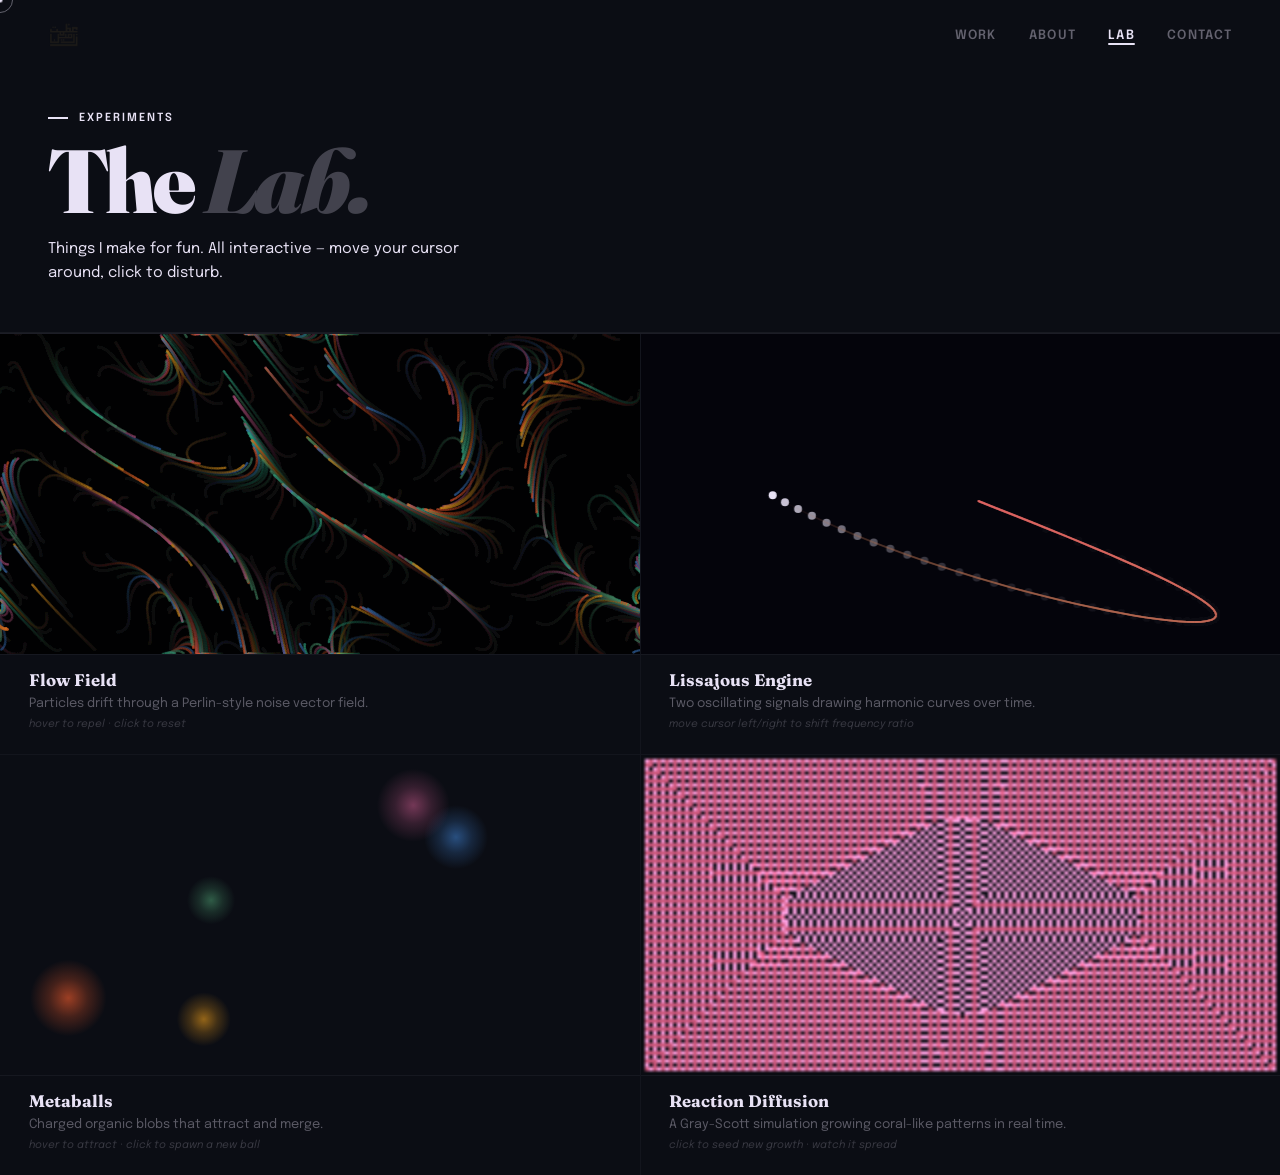
<file: lab.html>
<!DOCTYPE html>
<html lang="en">
<head>
  <meta charset="UTF-8"/>
  <meta name="viewport" content="width=device-width, initial-scale=1.0"/>
  <title>Lab — Zara Meme</title>
  <link rel="stylesheet" href="style.css"/>
  <style>
    body { background: var(--lab-bg); color: var(--lab-fg); }
    #cur, #cdot { color: var(--lab-fg); }
    #nav, .nav-links a { color: var(--lab-fg); }
    /* Logo is white — no invert needed on dark bg */
    .nav-logo img { height: 26px; width: auto; }

    .lab-head { padding: 7rem 3rem 3rem; border-bottom: 1px solid rgba(232,226,245,.06); }
    .lab-ey { font-size: .7rem; font-weight: 600; letter-spacing: .18em; text-transform: uppercase; opacity: .28; margin-bottom: 1rem; display: flex; align-items: center; gap: .7rem; }
    .lab-ey::before { content: ''; width: 20px; height: 1.5px; background: currentColor; }
    .lab-h1 { font-family: var(--fd); font-weight: 900; font-size: clamp(3rem,7vw,7rem); line-height: .92; letter-spacing: -.04em; }
    .lab-h1 em { font-style: italic; opacity: .25; }
    .lab-sub { margin-top: .9rem; font-size: .93rem; opacity: .35; line-height: 1.6; max-width: 440px; }

    .lab-grid { display: grid; grid-template-columns: 1fr 1fr; gap: 1px; background: rgba(232,226,245,.04); border-top: 1px solid rgba(232,226,245,.04); }
    .lab-cell { background: var(--lab-bg); position: relative; overflow: hidden; cursor: none; }
    .lab-cell canvas { display: block; width: 100%; }
    .lab-info { padding: .9rem 1.8rem 1.6rem; border-top: 1px solid rgba(232,226,245,.05); }
    .lab-nm { font-family: var(--fd); font-weight: 700; font-size: 1.05rem; margin-bottom: .25rem; }
    .lab-ds { font-size: .8rem; opacity: .36; line-height: 1.6; }
    .lab-ht { font-size: .66rem; opacity: .2; margin-top: .3rem; font-style: italic; }

    @media (max-width: 900px) {
      .lab-head { padding: 6rem 1.5rem 2.5rem; }
      .lab-grid { grid-template-columns: 1fr; }
      .lab-info { padding-left: 1.5rem; padding-right: 1.5rem; }
    }
  </style>
</head>
<body>
  <div id="cur"></div><div id="cdot"></div>

  <nav id="nav">
    <a class="nav-logo" href="index.html"><img src="LOGO.png" alt="Zara Meme logo"/></a>
    <div class="nav-links">
      <a href="work.html">Work</a>
      <a href="about.html">About</a>
      <a href="lab.html" class="active">Lab</a>
      <a href="contact.html">Contact</a>
    </div>
  </nav>

  <div class="lab-head">
    <div class="lab-ey rev">Experiments</div>
    <h1 class="lab-h1 rev d1">The <em>Lab.</em></h1>
    <p class="lab-sub rev d2">Things I make for fun. All interactive — move your cursor around, click to disturb.</p>
  </div>

  <div class="lab-grid">
    <div class="lab-cell rev">
      <canvas id="lb1" height="320"></canvas>
      <div class="lab-info"><div class="lab-nm">Flow Field</div><div class="lab-ds">Particles drift through a Perlin-style noise vector field.</div><div class="lab-ht">hover to repel · click to reset</div></div>
    </div>
    <div class="lab-cell rev d1">
      <canvas id="lb2" height="320"></canvas>
      <div class="lab-info"><div class="lab-nm">Lissajous Engine</div><div class="lab-ds">Two oscillating signals drawing harmonic curves over time.</div><div class="lab-ht">move cursor left/right to shift frequency ratio</div></div>
    </div>
    <div class="lab-cell rev d2">
      <canvas id="lb3" height="320"></canvas>
      <div class="lab-info"><div class="lab-nm">Metaballs</div><div class="lab-ds">Charged organic blobs that attract and merge.</div><div class="lab-ht">hover to attract · click to spawn a new ball</div></div>
    </div>
    <div class="lab-cell rev d3">
      <canvas id="lb4" height="320"></canvas>
      <div class="lab-info"><div class="lab-nm">Reaction Diffusion</div><div class="lab-ds">A Gray-Scott simulation growing coral-like patterns in real time.</div><div class="lab-ht">click to seed new growth · watch it spread</div></div>
    </div>
  </div>

  <script src="shared.js"></script>
  <script>
    const PAL = ['#D4522A','#C8861A','#3D7A5A','#3468A8','#9C4870','#2E9E7C'];
    function labSetup(id) {
      const c = document.getElementById(id); if (!c) return null;
      const ctx = c.getContext('2d');
      function rz() { c.width = c.parentElement.clientWidth; }
      rz(); new ResizeObserver(rz).observe(c.parentElement);
      return { c, ctx, get W() { return c.width; }, get H() { return c.height; } };
    }

    /* 1. Flow Field */
    (function() {
      const lc = labSetup('lb1'); if (!lc) return;
      const {c, ctx} = lc; const N = 380; let pts = [], mouse = {x:-999,y:-999};
      function init() { pts = Array.from({length:N},()=>({x:Math.random()*lc.W,y:Math.random()*lc.H,col:PAL[Math.floor(Math.random()*PAL.length)]})); }
      setTimeout(init, 60);
      c.addEventListener('mousemove',e=>{const r=c.getBoundingClientRect();mouse.x=e.clientX-r.left;mouse.y=e.clientY-r.top;});
      c.addEventListener('mouseleave',()=>{mouse.x=-999;});
      c.addEventListener('click',()=>{ctx.fillStyle='rgba(11,13,20,1)';ctx.fillRect(0,0,lc.W,lc.H);init();});
      function noise(x,y,t){return Math.sin(x*.009+t)*Math.cos(y*.011+t*.7)+Math.sin(x*.015-y*.013+t*.5);}
      let t=0;
      (function d(){t+=.007;ctx.fillStyle='rgba(11,13,20,.04)';ctx.fillRect(0,0,lc.W,lc.H);
        (pts||[]).forEach(p=>{const n=noise(p.x,p.y,t)*Math.PI*2.3;let vx=Math.cos(n)*1.7,vy=Math.sin(n)*1.7;const dx=mouse.x-p.x,dy=mouse.y-p.y,d2=Math.sqrt(dx*dx+dy*dy);if(d2<90&&d2>0){vx-=dx/d2*(1-d2/90)*3;vy-=dy/d2*(1-d2/90)*3;}p.x+=vx;p.y+=vy;if(p.x<0)p.x=lc.W;if(p.x>lc.W)p.x=0;if(p.y<0)p.y=lc.H;if(p.y>lc.H)p.y=0;ctx.fillStyle=p.col+'99';ctx.beginPath();ctx.arc(p.x,p.y,1.3,0,Math.PI*2);ctx.fill();});
        requestAnimationFrame(d);})();
    })();

    /* 2. Lissajous */
    (function() {
      const lc = labSetup('lb2'); if (!lc) return;
      const {c, ctx} = lc; let mxR=.5, trail=[];
      c.addEventListener('mousemove',e=>{const r=c.getBoundingClientRect();mxR=(e.clientX-r.left)/r.width;});
      let t=0;
      (function d(){t+=.018;const fA=2+mxR*3;const x=Math.sin(fA*t+t*.3)*lc.W*.4+lc.W*.5;const y=Math.sin(3*t)*lc.H*.4+lc.H*.5;trail.push({x,y,t});if(trail.length>500)trail.shift();ctx.fillStyle='rgba(11,13,20,.14)';ctx.fillRect(0,0,lc.W,lc.H);ctx.lineWidth=1.8;for(let i=1;i<trail.length;i++){const age=(trail.length-i)/trail.length;const hue=(trail[i].t*22)%360;ctx.strokeStyle=`hsla(${hue},72%,65%,${age*.8})`;ctx.beginPath();ctx.moveTo(trail[i-1].x,trail[i-1].y);ctx.lineTo(trail[i].x,trail[i].y);ctx.stroke();}ctx.fillStyle='#E8E2F5';ctx.beginPath();ctx.arc(x,y,4,0,Math.PI*2);ctx.fill();requestAnimationFrame(d);})();
    })();

    /* 3. Metaballs */
    (function() {
      const lc = labSetup('lb3'); if (!lc) return;
      const {c, ctx} = lc; let mouse={x:-999,y:-999};
      let balls=Array.from({length:5},(_,i)=>({x:.1+Math.random()*.8,y:.1+Math.random()*.8,vx:(Math.random()-.5)*.007,vy:(Math.random()-.5)*.007,r:.07+Math.random()*.05,col:PAL[i%PAL.length]}));
      c.addEventListener('mousemove',e=>{const r=c.getBoundingClientRect();mouse.x=e.clientX-r.left;mouse.y=e.clientY-r.top;});
      c.addEventListener('mouseleave',()=>{mouse.x=-999;});
      c.addEventListener('click',e=>{const r=c.getBoundingClientRect();balls.push({x:(e.clientX-r.left)/lc.W,y:(e.clientY-r.top)/lc.H,vx:(Math.random()-.5)*.007,vy:(Math.random()-.5)*.007,r:.065,col:PAL[balls.length%PAL.length]});if(balls.length>10)balls.shift();});
      (function d(){ctx.fillStyle='#0B0D14';ctx.fillRect(0,0,lc.W,lc.H);balls.forEach(b=>{b.x+=b.vx;b.y+=b.vy;if(b.x<.05||b.x>.95)b.vx*=-1;if(b.y<.05||b.y>.95)b.vy*=-1;if(mouse.x>0){const dx=mouse.x/lc.W-b.x,dy=mouse.y/lc.H-b.y;b.vx+=dx*.0004;b.vy+=dy*.0004;const sp=Math.sqrt(b.vx*b.vx+b.vy*b.vy);if(sp>.018){b.vx*=.018/sp;b.vy*=.018/sp;}}const px=b.x*lc.W,py=b.y*lc.H,pr=b.r*Math.min(lc.W,lc.H);const g=ctx.createRadialGradient(px,py,0,px,py,pr);g.addColorStop(0,b.col+'ff');g.addColorStop(.5,b.col+'66');g.addColorStop(1,b.col+'00');ctx.fillStyle=g;ctx.globalAlpha=.72;ctx.beginPath();ctx.arc(px,py,pr,0,Math.PI*2);ctx.fill();ctx.globalAlpha=1;});requestAnimationFrame(d);})();
    })();

    /* 4. Reaction Diffusion */
    (function() {
      const lc = labSetup('lb4'); if (!lc) return;
      const {c, ctx} = lc; const SC=4;let gW,gH,grid,nxt,offsc,offCtx,imgd;
      function initRD(){gW=Math.floor(lc.W/SC);gH=Math.floor(lc.H/SC);grid=new Float32Array(gW*gH*2);nxt=new Float32Array(gW*gH*2);for(let i=0;i<gW*gH;i++){grid[i*2]=1;grid[i*2+1]=0;}seed(Math.floor(gW/2),Math.floor(gH/2),10);offsc=document.createElement('canvas');offsc.width=gW;offsc.height=gH;offCtx=offsc.getContext('2d');imgd=offCtx.createImageData(gW,gH);}
      function seed(cx,cy,r){for(let dx=-r;dx<=r;dx++)for(let dy=-r;dy<=r;dy++){if(dx*dx+dy*dy<=r*r){const idx=(cy+dy)*gW+(cx+dx);if(idx>=0&&idx<gW*gH)grid[idx*2+1]=1;}}}
      c.addEventListener('click',e=>{const r=c.getBoundingClientRect();seed(Math.floor((e.clientX-r.left)/SC),Math.floor((e.clientY-r.top)/SC),7);});
      const dA=1,dB=.5,feed=.055,kill=.062;
      function step(){for(let y=1;y<gH-1;y++)for(let x=1;x<gW-1;x++){const i=(y*gW+x)*2;const A=grid[i],B=grid[i+1];const lA=grid[((y-1)*gW+x)*2]+grid[((y+1)*gW+x)*2]+grid[(y*gW+x-1)*2]+grid[(y*gW+x+1)*2]-4*A;const lB=grid[((y-1)*gW+x)*2+1]+grid[((y+1)*gW+x)*2+1]+grid[(y*gW+x-1)*2+1]+grid[(y*gW+x+1)*2+1]-4*B;const abb=A*B*B;nxt[i]=Math.max(0,Math.min(1,A+dA*lA-abb+feed*(1-A)));nxt[i+1]=Math.max(0,Math.min(1,B+dB*lB+abb-(kill+feed)*B));}[grid,nxt]=[nxt,grid];}
      setTimeout(initRD,80);
      (function d(){if(!grid)return requestAnimationFrame(d);for(let k=0;k<4;k++)step();for(let i=0;i<gW*gH;i++){const v=grid[i*2]-grid[i*2+1];imgd.data[i*4]=Math.max(0,Math.min(255,10+(1-v)*195));imgd.data[i*4+1]=Math.max(0,Math.min(255,12+(1-v)*75));imgd.data[i*4+2]=Math.max(0,Math.min(255,18+(1-v)*105));imgd.data[i*4+3]=255;}offCtx.putImageData(imgd,0,0);ctx.drawImage(offsc,0,0,lc.W,lc.H);requestAnimationFrame(d);})();
    })();
  </script>
</body>
</html>
</file>
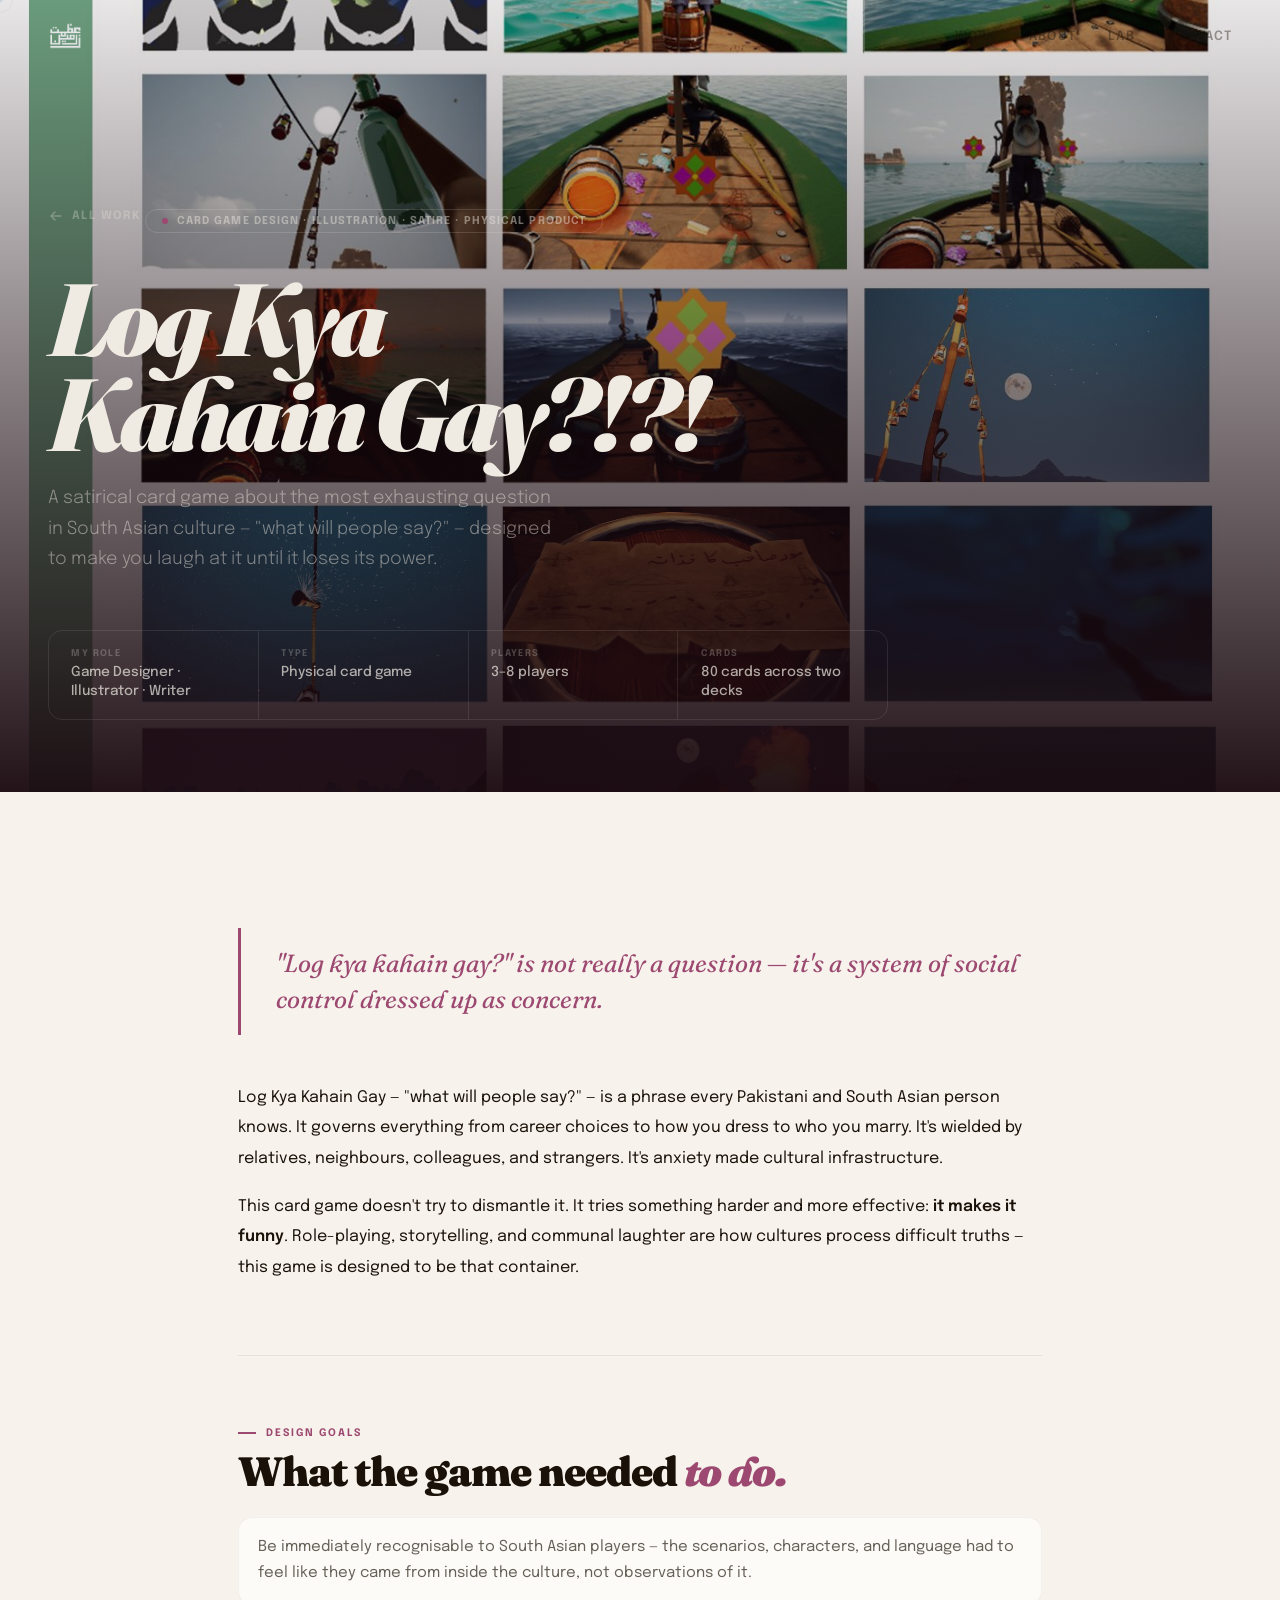
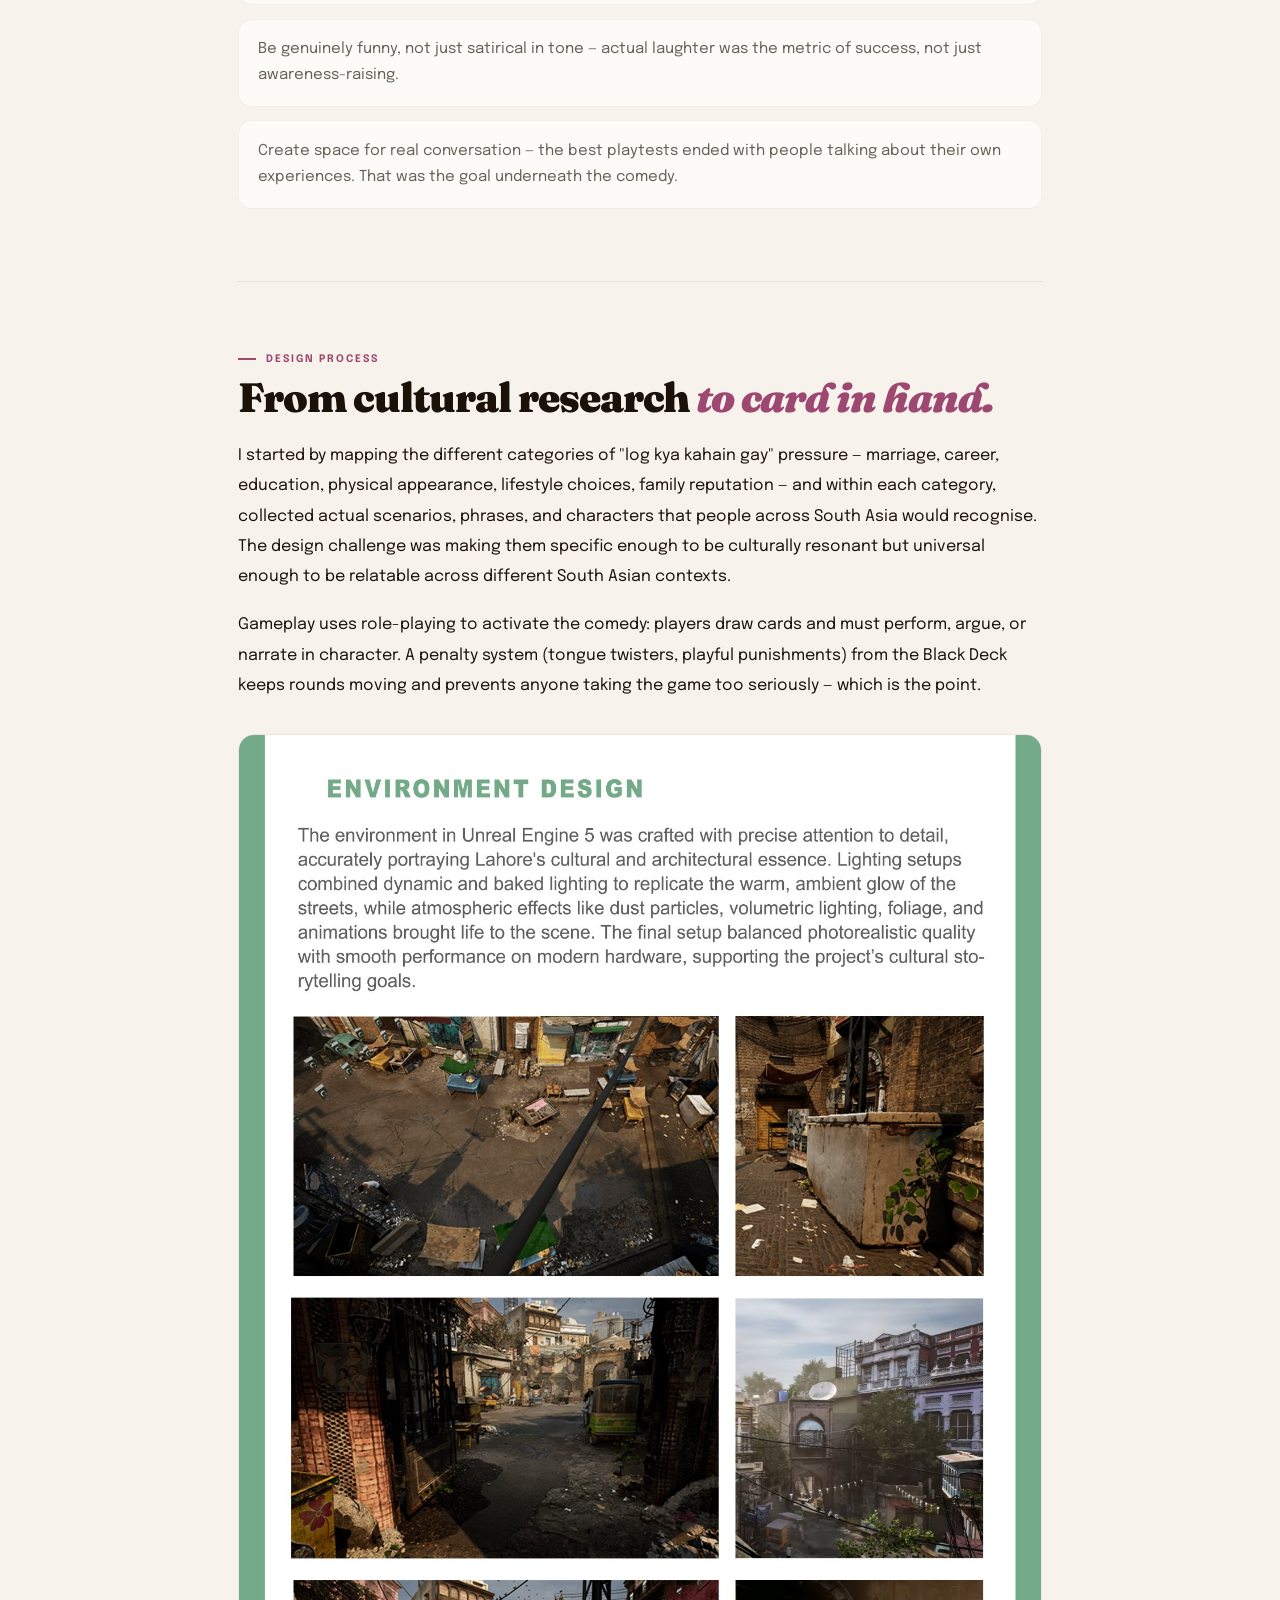
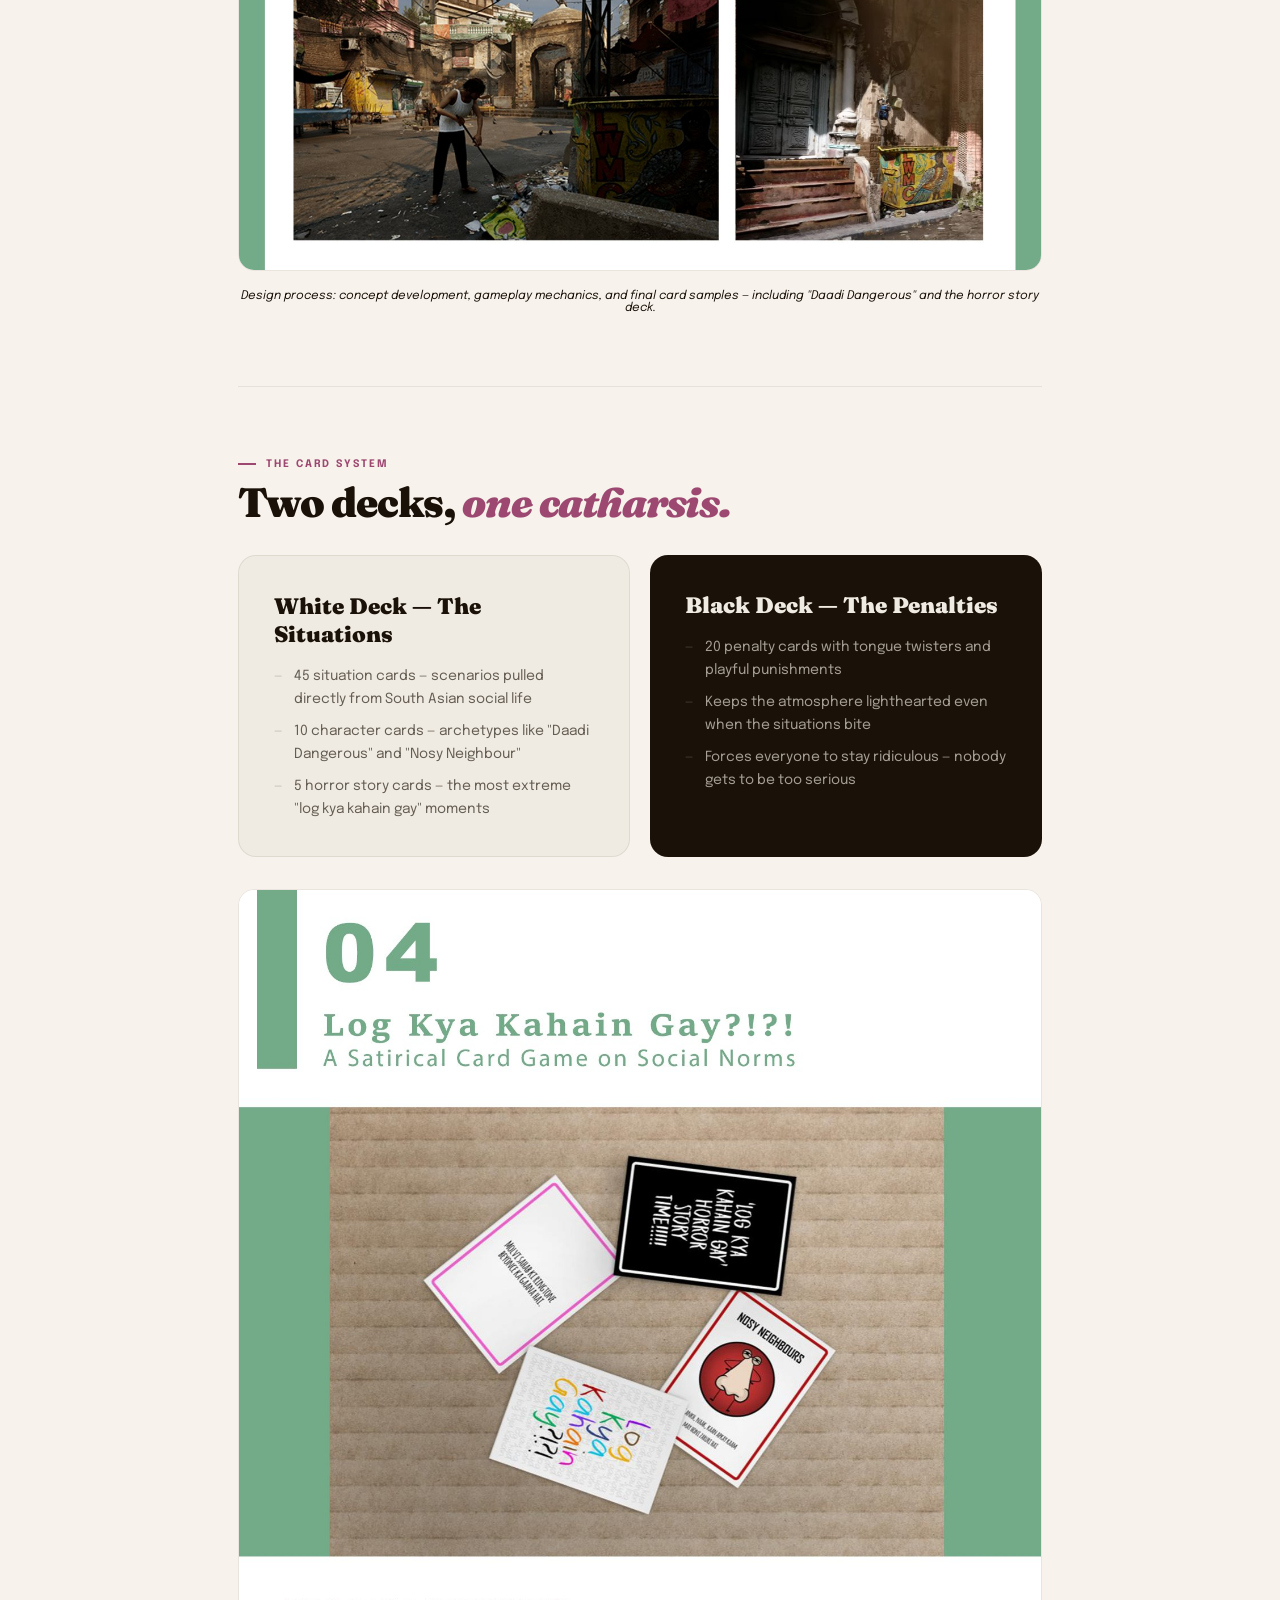
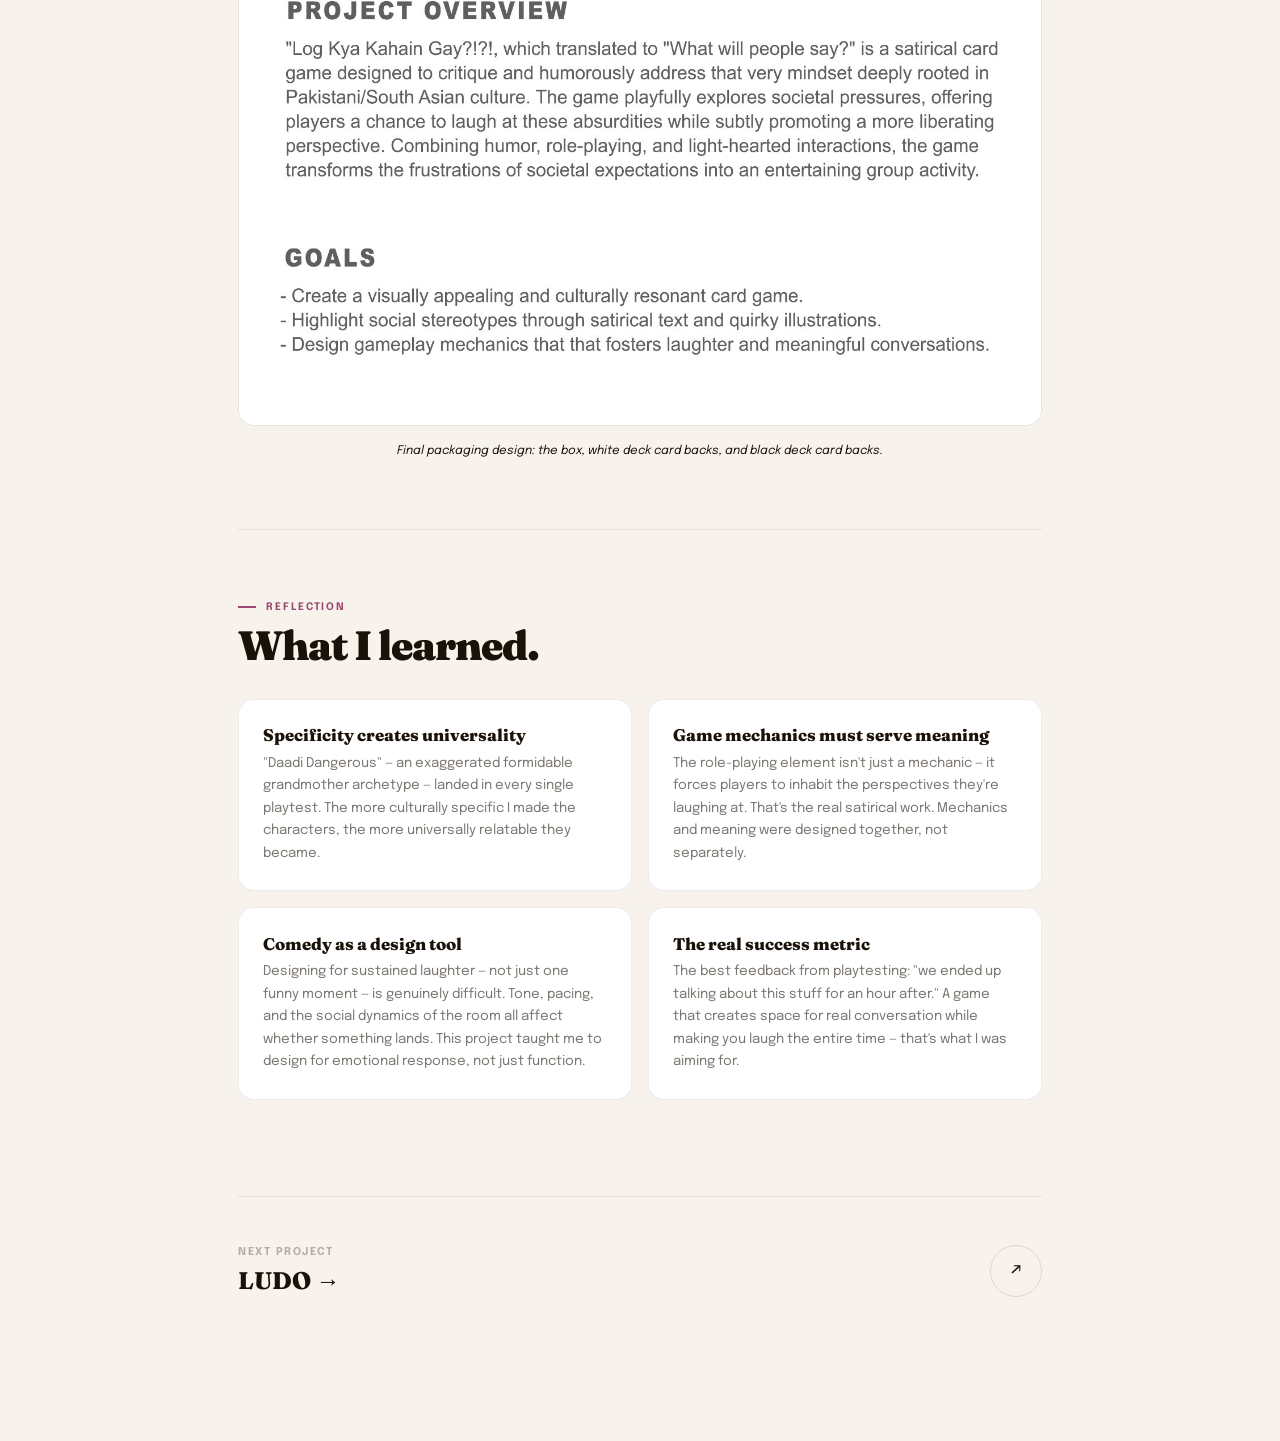
<file: log-kya-kahain-gay.html>
<!DOCTYPE html>
<html lang="en">
<head>
  <meta charset="UTF-8"/><meta name="viewport" content="width=device-width,initial-scale=1.0"/>
  <title>Log Kya Kahain Gay?!?! — Zara Meme</title>
  <link rel="stylesheet" href="style.css"/>
  <link rel="stylesheet" href="proj.css"/>
  <style>
    body{background:var(--light-bg);color:var(--light-fg);}
    #nav,.nav-links a{color:var(--light-fg);}
    .nav-logo img{filter:invert(1);}
    .cs-label{color:var(--rose);}
    .cs-h em,.cs-pull{color:var(--rose);}
    .cs-pull{border-color:var(--rose);}
    .cs-goals li::before{color:var(--rose);}
    .cs-next-arrow{color:var(--light-fg);}
    .cs-next-arrow:hover{background:var(--light-fg);color:var(--light-bg);transform:rotate(45deg);}
  </style>
</head>
<body>
  <div id="cur"></div><div id="cdot"></div>
  <nav id="nav">
    <a class="nav-logo" href="index.html"><img src="LOGO.png" alt="Zara Meme"/></a>
    <div class="nav-links">
      <a href="work.html">Work</a><a href="about.html">About</a>
      <a href="lab.html">Lab</a><a href="contact.html">Contact</a>
    </div>
  </nav>

  <!-- HERO: portfolio_10.jpg — cards spread on cardboard surface -->
  <section class="cs-hero">
    <img class="cs-hero-img" src="images/portfolio_10.jpg" alt="Log Kya Kahain Gay card game"/>
    <div class="cs-hero-overlay" style="background:linear-gradient(to top,rgba(26,10,16,.96) 0%,rgba(26,10,16,.5) 55%,rgba(26,10,16,.1) 100%)"></div>
    <div class="cs-hero-inner">
      <a href="work.html" class="cs-back rev">
        <svg width="16" height="16" viewBox="0 0 16 16" fill="none"><path d="M13 8H3M7 12L3 8l4-4" stroke="currentColor" stroke-width="1.5" stroke-linecap="round" stroke-linejoin="round"/></svg>
        All Work
      </a>
      <div class="cs-eyebrow rev d1">
        <span class="cs-dot" style="background:var(--rose)"></span>
        Card Game Design · Illustration · Satire · Physical Product
      </div>
      <h1 class="cs-title rev d2">Log Kya<br>Kahain Gay?!?!</h1>
      <p class="cs-logline rev d3">A satirical card game about the most exhausting question in South Asian culture — "what will people say?" — designed to make you laugh at it until it loses its power.</p>
      <div class="cs-meta rev d4">
        <div class="cs-meta-item"><div class="cs-meta-lbl">My Role</div><div class="cs-meta-val">Game Designer · Illustrator · Writer</div></div>
        <div class="cs-meta-item"><div class="cs-meta-lbl">Type</div><div class="cs-meta-val">Physical card game</div></div>
        <div class="cs-meta-item"><div class="cs-meta-lbl">Players</div><div class="cs-meta-val">3–8 players</div></div>
        <div class="cs-meta-item"><div class="cs-meta-lbl">Cards</div><div class="cs-meta-val">80 cards across two decks</div></div>
      </div>
    </div>
  </section>

  <div class="cs-body">

    <div class="cs-pull rev">"Log kya kahain gay?" is not really a question — it's a system of social control dressed up as concern.</div>
    <p class="cs-p rev d1">Log Kya Kahain Gay — "what will people say?" — is a phrase every Pakistani and South Asian person knows. It governs everything from career choices to how you dress to who you marry. It's wielded by relatives, neighbours, colleagues, and strangers. It's anxiety made cultural infrastructure.</p>
    <p class="cs-p rev d2">This card game doesn't try to dismantle it. It tries something harder and more effective: <strong>it makes it funny</strong>. Role-playing, storytelling, and communal laughter are how cultures process difficult truths — this game is designed to be that container.</p>

    <hr class="cs-hr"/>

    <!-- GOALS -->
    <div class="rev"><div class="cs-label">Design Goals</div>
    <h2 class="cs-h">What the game needed <em>to do.</em></h2></div>
    <ul class="cs-goals rev d1">
      <li>Be immediately recognisable to South Asian players — the scenarios, characters, and language had to feel like they came from inside the culture, not observations of it.</li>
      <li>Be genuinely funny, not just satirical in tone — actual laughter was the metric of success, not just awareness-raising.</li>
      <li>Create space for real conversation — the best playtests ended with people talking about their own experiences. That was the goal underneath the comedy.</li>
    </ul>

    <hr class="cs-hr"/>

    <!-- DESIGN PROCESS -->
    <div class="rev"><div class="cs-label">Design Process</div>
    <h2 class="cs-h">From cultural research <em>to card in hand.</em></h2></div>
    <p class="cs-p rev d1">I started by mapping the different categories of "log kya kahain gay" pressure — marriage, career, education, physical appearance, lifestyle choices, family reputation — and within each category, collected actual scenarios, phrases, and characters that people across South Asia would recognise. The design challenge was making them specific enough to be culturally resonant but universal enough to be relatable across different South Asian contexts.</p>
    <p class="cs-p rev d2">Gameplay uses role-playing to activate the comedy: players draw cards and must perform, argue, or narrate in character. A penalty system (tongue twisters, playful punishments) from the Black Deck keeps rounds moving and prevents anyone taking the game too seriously — which is the point.</p>

    <!-- portfolio_11.jpg: Design process — card samples including Daadi Dangerous, horror story cards -->
    <img src="images/portfolio_11.jpg" alt="Design process — concept development, gameplay design, and card samples" class="cs-img rev d2"/>
    <p class="cs-cap rev">Design process: concept development, gameplay mechanics, and final card samples — including "Daadi Dangerous" and the horror story deck.</p>

    <hr class="cs-hr"/>

    <!-- CARD SYSTEM -->
    <div class="rev"><div class="cs-label">The Card System</div>
    <h2 class="cs-h">Two decks, <em>one catharsis.</em></h2></div>
    <div class="cs-decks rev d1">
      <div class="cs-deck white">
        <div class="cs-deck-title">White Deck — The Situations</div>
        <ul class="cs-deck-list">
          <li>45 situation cards — scenarios pulled directly from South Asian social life</li>
          <li>10 character cards — archetypes like "Daadi Dangerous" and "Nosy Neighbour"</li>
          <li>5 horror story cards — the most extreme "log kya kahain gay" moments</li>
        </ul>
      </div>
      <div class="cs-deck black">
        <div class="cs-deck-title">Black Deck — The Penalties</div>
        <ul class="cs-deck-list">
          <li>20 penalty cards with tongue twisters and playful punishments</li>
          <li>Keeps the atmosphere lighthearted even when the situations bite</li>
          <li>Forces everyone to stay ridiculous — nobody gets to be too serious</li>
        </ul>
      </div>
    </div>

    <!-- portfolio_12.jpg: Visual design — box packaging and black/white deck card backs -->
    <img src="images/portfolio_12.jpg" alt="Visual design — packaging and card deck design" class="cs-img rev"/>
    <p class="cs-cap rev">Final packaging design: the box, white deck card backs, and black deck card backs.</p>

    <hr class="cs-hr"/>

    <div class="rev"><div class="cs-label">Reflection</div>
    <h2 class="cs-h">What I learned.</h2></div>
    <div class="cs-cards col2 rev d1">
      <div class="cs-card">
        <div class="cs-card-title">Specificity creates universality</div>
        <div class="cs-card-text">"Daadi Dangerous" — an exaggerated formidable grandmother archetype — landed in every single playtest. The more culturally specific I made the characters, the more universally relatable they became.</div>
      </div>
      <div class="cs-card">
        <div class="cs-card-title">Game mechanics must serve meaning</div>
        <div class="cs-card-text">The role-playing element isn't just a mechanic — it forces players to inhabit the perspectives they're laughing at. That's the real satirical work. Mechanics and meaning were designed together, not separately.</div>
      </div>
      <div class="cs-card">
        <div class="cs-card-title">Comedy as a design tool</div>
        <div class="cs-card-text">Designing for sustained laughter — not just one funny moment — is genuinely difficult. Tone, pacing, and the social dynamics of the room all affect whether something lands. This project taught me to design for emotional response, not just function.</div>
      </div>
      <div class="cs-card">
        <div class="cs-card-title">The real success metric</div>
        <div class="cs-card-text">The best feedback from playtesting: "we ended up talking about this stuff for an hour after." A game that creates space for real conversation while making you laugh the entire time — that's what I was aiming for.</div>
      </div>
    </div>

    <div class="cs-next rev">
      <div>
        <div class="cs-next-lbl">Next project</div>
        <div class="cs-next-name">LUDO →</div>
      </div>
      <a href="ludo.html" class="cs-next-arrow">↗</a>
    </div>
  </div>

  <script src="shared.js"></script>
</body>
</html>
</file>
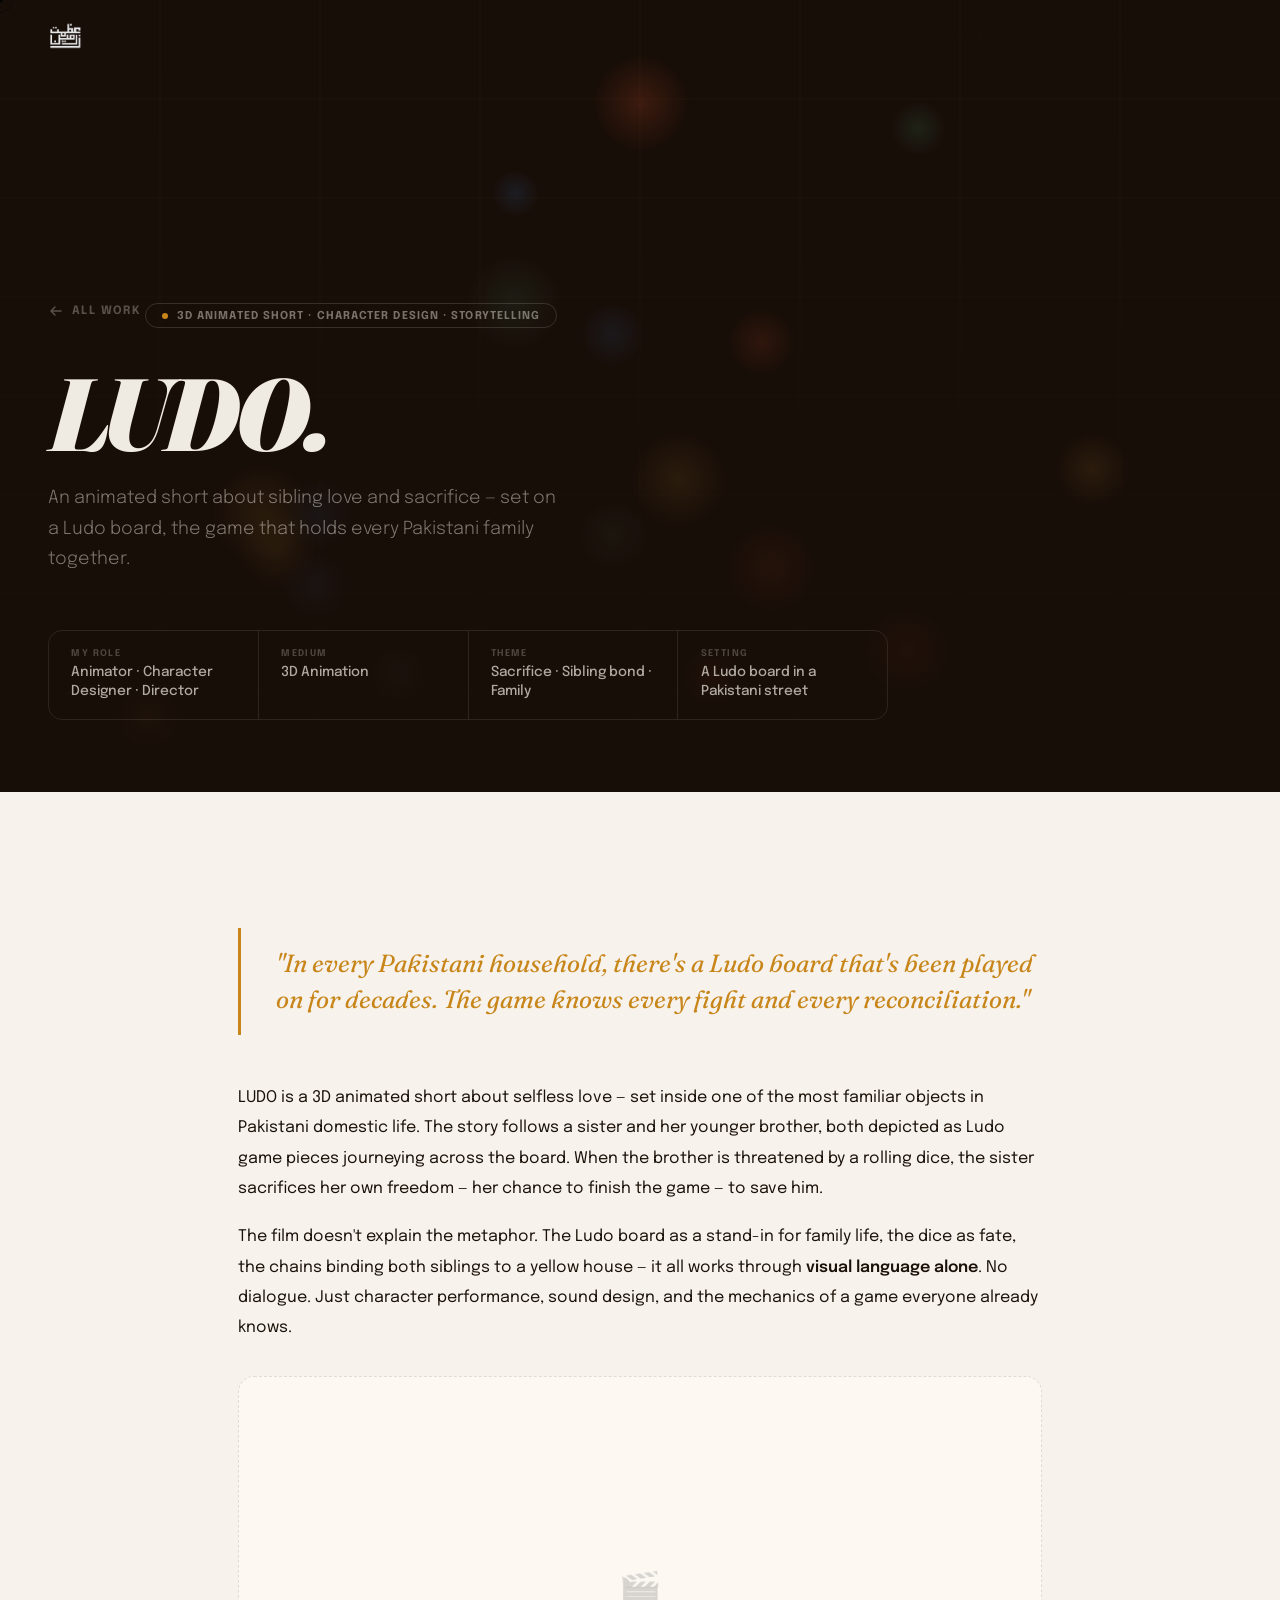
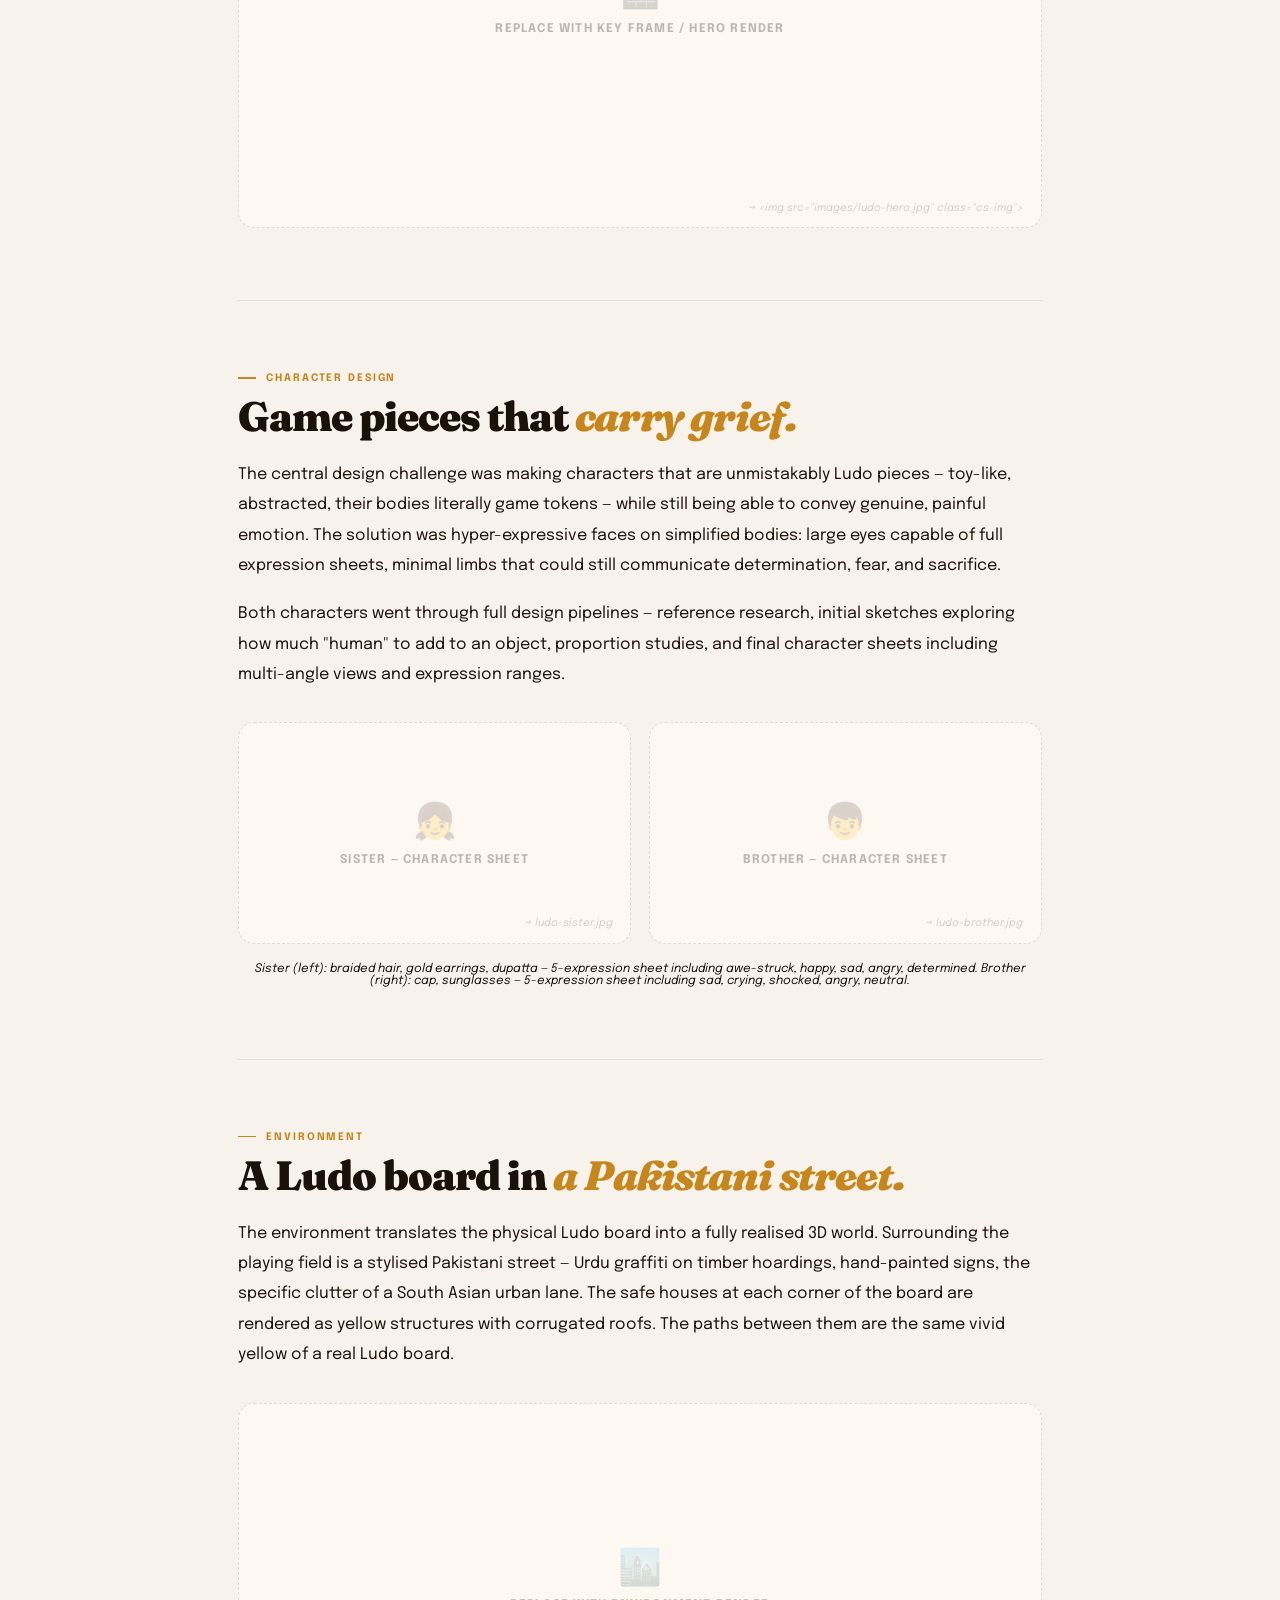
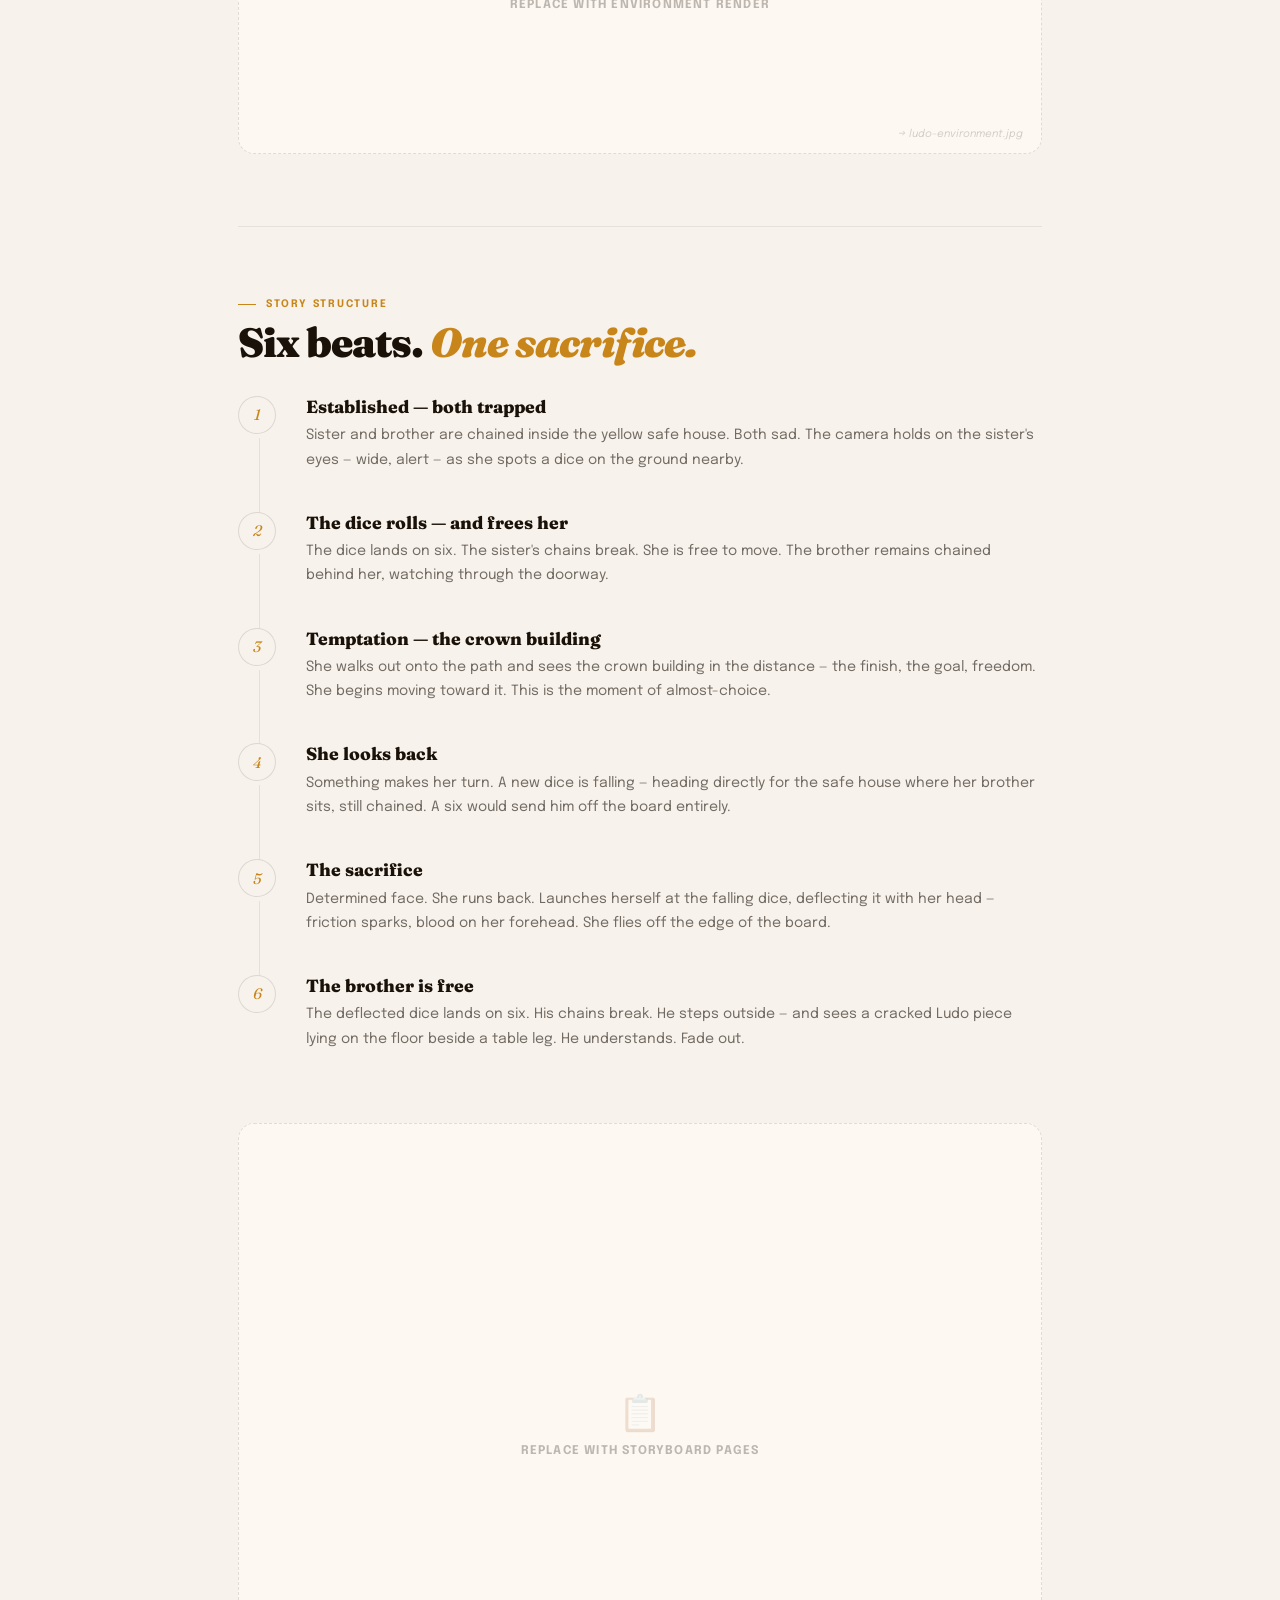
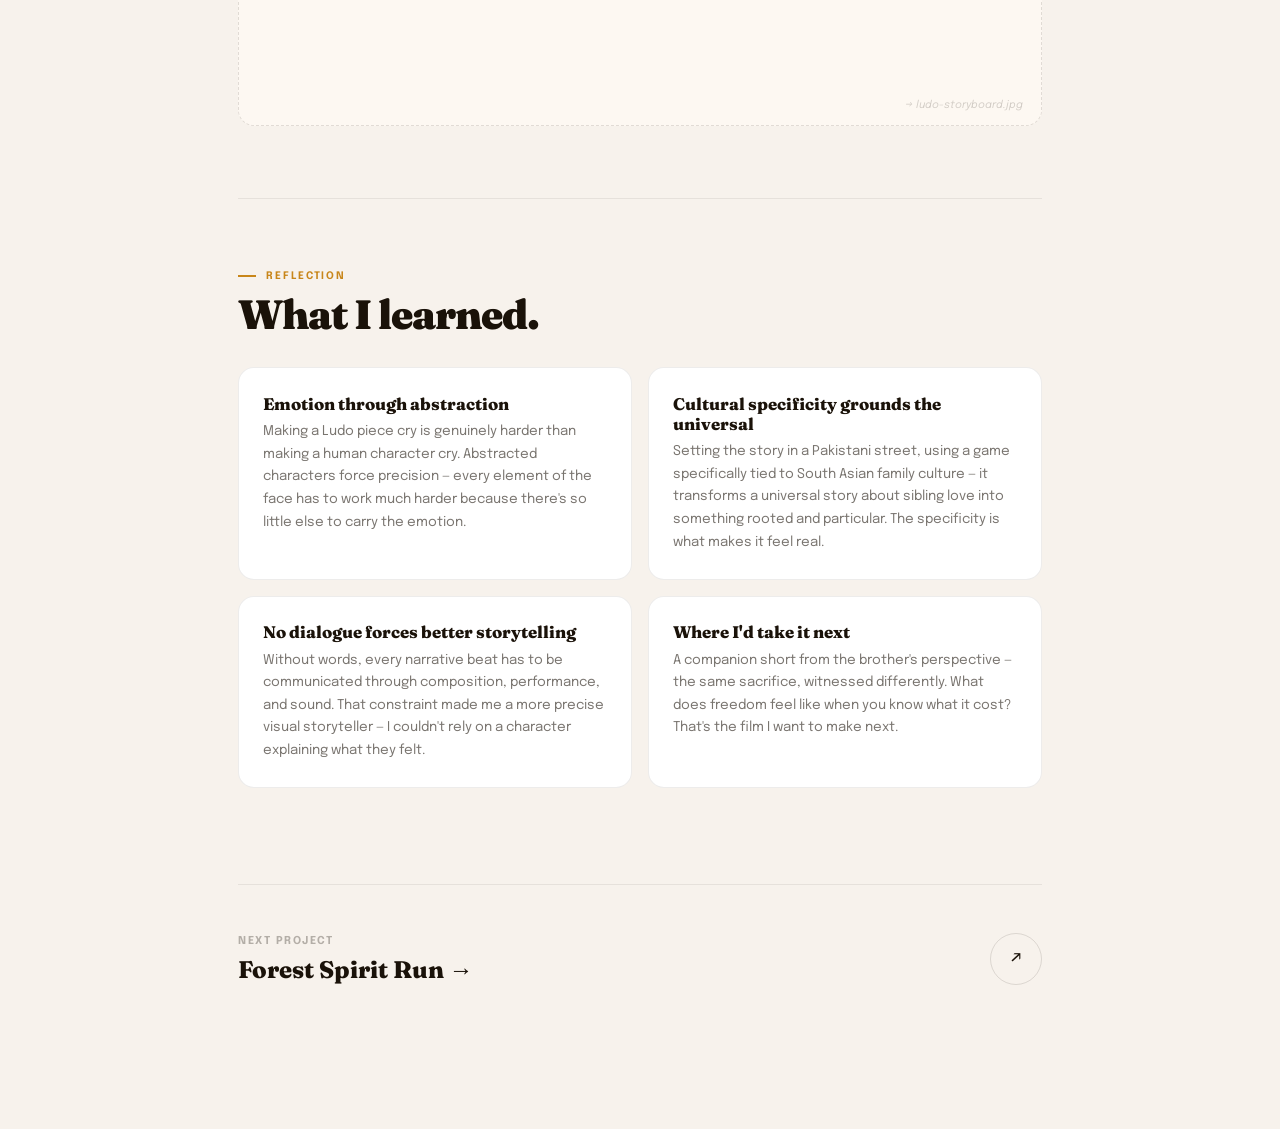
<file: ludo.html>
<!DOCTYPE html>
<html lang="en">
<head>
  <meta charset="UTF-8"/><meta name="viewport" content="width=device-width,initial-scale=1.0"/>
  <title>LUDO — Zara Meme</title>
  <link rel="stylesheet" href="style.css"/>
  <link rel="stylesheet" href="proj.css"/>
  <style>
    body{background:var(--light-bg);color:var(--light-fg);}
    #nav,.nav-links a{color:var(--light-fg);}
    .nav-logo img{filter:invert(1);}
    .cs-label{color:var(--gold);}
    .cs-h em,.cs-pull{color:var(--gold);}
    .cs-pull{border-color:var(--gold);}
    .cs-beat-num{color:var(--gold);}
    .cs-next-arrow{color:var(--light-fg);}
    .cs-next-arrow:hover{background:var(--light-fg);color:var(--light-bg);transform:rotate(45deg);}

    /* Generative hero canvas */
    #ludo-cv{position:absolute;inset:0;width:100%;height:100%;}

    /* Image placeholder slots */
    .img-slot{width:100%;border-radius:16px;aspect-ratio:16/9;display:flex;flex-direction:column;align-items:center;justify-content:center;gap:.7rem;margin:2rem 0;background:#FDF8F2;border:1.5px dashed rgba(26,18,9,.12);position:relative;}
    .img-slot-icon{font-size:2.2rem;opacity:.2;}
    .img-slot-label{font-size:.75rem;font-weight:700;letter-spacing:.1em;text-transform:uppercase;opacity:.28;}
    .img-slot-hint{position:absolute;bottom:.9rem;right:1.1rem;font-size:.66rem;opacity:.18;font-style:italic;}
    .img-slot-2up{display:grid;grid-template-columns:1fr 1fr;gap:1.1rem;margin:2rem 0;}
    .img-slot-2up .img-slot{margin:0;}
  </style>
</head>
<body>
  <div id="cur"></div><div id="cdot"></div>
  <nav id="nav">
    <a class="nav-logo" href="index.html"><img src="LOGO.png" alt="Zara Meme"/></a>
    <div class="nav-links">
      <a href="work.html">Work</a><a href="about.html">About</a>
      <a href="lab.html">Lab</a><a href="contact.html">Contact</a>
    </div>
  </nav>

  <!-- HERO: generative canvas (swap for your key frame when ready) -->
  <section class="cs-hero" style="background:#180E08;min-height:88vh;">
    <canvas id="ludo-cv"></canvas>
    <div class="cs-hero-overlay" style="background:linear-gradient(to top,rgba(24,14,8,.97) 0%,rgba(24,14,8,.55) 55%,rgba(24,14,8,.15) 100%)"></div>
    <div class="cs-hero-inner">
      <a href="work.html" class="cs-back rev">
        <svg width="16" height="16" viewBox="0 0 16 16" fill="none"><path d="M13 8H3M7 12L3 8l4-4" stroke="currentColor" stroke-width="1.5" stroke-linecap="round" stroke-linejoin="round"/></svg>
        All Work
      </a>
      <div class="cs-eyebrow rev d1">
        <span class="cs-dot" style="background:var(--gold)"></span>
        3D Animated Short · Character Design · Storytelling
      </div>
      <h1 class="cs-title rev d2">LUDO.</h1>
      <p class="cs-logline rev d3">An animated short about sibling love and sacrifice — set on a Ludo board, the game that holds every Pakistani family together.</p>
      <div class="cs-meta rev d4">
        <div class="cs-meta-item"><div class="cs-meta-lbl">My Role</div><div class="cs-meta-val">Animator · Character Designer · Director</div></div>
        <div class="cs-meta-item"><div class="cs-meta-lbl">Medium</div><div class="cs-meta-val">3D Animation</div></div>
        <div class="cs-meta-item"><div class="cs-meta-lbl">Theme</div><div class="cs-meta-val">Sacrifice · Sibling bond · Family</div></div>
        <div class="cs-meta-item"><div class="cs-meta-lbl">Setting</div><div class="cs-meta-val">A Ludo board in a Pakistani street</div></div>
      </div>
    </div>
  </section>

  <div class="cs-body">

    <div class="cs-pull rev">"In every Pakistani household, there's a Ludo board that's been played on for decades. The game knows every fight and every reconciliation."</div>
    <p class="cs-p rev d1">LUDO is a 3D animated short about selfless love — set inside one of the most familiar objects in Pakistani domestic life. The story follows a sister and her younger brother, both depicted as Ludo game pieces journeying across the board. When the brother is threatened by a rolling dice, the sister sacrifices her own freedom — her chance to finish the game — to save him.</p>
    <p class="cs-p rev d2">The film doesn't explain the metaphor. The Ludo board as a stand-in for family life, the dice as fate, the chains binding both siblings to a yellow house — it all works through <strong>visual language alone</strong>. No dialogue. Just character performance, sound design, and the mechanics of a game everyone already knows.</p>

    <!-- Swap for your key frame / hero render -->
    <div class="img-slot rev">
      <div class="img-slot-icon">🎬</div>
      <div class="img-slot-label">Replace with key frame / hero render</div>
      <div class="img-slot-hint">→ &lt;img src="images/ludo-hero.jpg" class="cs-img"&gt;</div>
    </div>

    <hr class="cs-hr"/>

    <!-- CHARACTER DESIGN -->
    <div class="rev"><div class="cs-label">Character Design</div>
    <h2 class="cs-h">Game pieces that <em>carry grief.</em></h2></div>
    <p class="cs-p rev d1">The central design challenge was making characters that are unmistakably Ludo pieces — toy-like, abstracted, their bodies literally game tokens — while still being able to convey genuine, painful emotion. The solution was hyper-expressive faces on simplified bodies: large eyes capable of full expression sheets, minimal limbs that could still communicate determination, fear, and sacrifice.</p>
    <p class="cs-p rev d2">Both characters went through full design pipelines — reference research, initial sketches exploring how much "human" to add to an object, proportion studies, and final character sheets including multi-angle views and expression ranges.</p>

    <!-- Swap with your character sheet images -->
    <div class="img-slot-2up rev d2">
      <div class="img-slot">
        <div class="img-slot-icon">👧</div>
        <div class="img-slot-label">Sister — character sheet</div>
        <div class="img-slot-hint">→ ludo-sister.jpg</div>
      </div>
      <div class="img-slot">
        <div class="img-slot-icon">👦</div>
        <div class="img-slot-label">Brother — character sheet</div>
        <div class="img-slot-hint">→ ludo-brother.jpg</div>
      </div>
    </div>
    <p class="cs-cap rev">Sister (left): braided hair, gold earrings, dupatta — 5-expression sheet including awe-struck, happy, sad, angry, determined. Brother (right): cap, sunglasses — 5-expression sheet including sad, crying, shocked, angry, neutral.</p>

    <hr class="cs-hr"/>

    <!-- ENVIRONMENT -->
    <div class="rev"><div class="cs-label">Environment</div>
    <h2 class="cs-h">A Ludo board in <em>a Pakistani street.</em></h2></div>
    <p class="cs-p rev d1">The environment translates the physical Ludo board into a fully realised 3D world. Surrounding the playing field is a stylised Pakistani street — Urdu graffiti on timber hoardings, hand-painted signs, the specific clutter of a South Asian urban lane. The safe houses at each corner of the board are rendered as yellow structures with corrugated roofs. The paths between them are the same vivid yellow of a real Ludo board.</p>

    <!-- Swap with your environment render -->
    <div class="img-slot rev d2" style="aspect-ratio:16/7;">
      <div class="img-slot-icon">🏙️</div>
      <div class="img-slot-label">Replace with environment render</div>
      <div class="img-slot-hint">→ ludo-environment.jpg</div>
    </div>

    <hr class="cs-hr"/>

    <!-- STORY BEATS -->
    <div class="rev"><div class="cs-label">Story Structure</div>
    <h2 class="cs-h">Six beats. <em>One sacrifice.</em></h2></div>
    <div class="cs-beats rev d1">
      <div class="cs-beat">
        <div class="cs-beat-num">1</div>
        <div class="cs-beat-body">
          <div class="cs-beat-title">Established — both trapped</div>
          <div class="cs-beat-text">Sister and brother are chained inside the yellow safe house. Both sad. The camera holds on the sister's eyes — wide, alert — as she spots a dice on the ground nearby.</div>
        </div>
      </div>
      <div class="cs-beat">
        <div class="cs-beat-num">2</div>
        <div class="cs-beat-body">
          <div class="cs-beat-title">The dice rolls — and frees her</div>
          <div class="cs-beat-text">The dice lands on six. The sister's chains break. She is free to move. The brother remains chained behind her, watching through the doorway.</div>
        </div>
      </div>
      <div class="cs-beat">
        <div class="cs-beat-num">3</div>
        <div class="cs-beat-body">
          <div class="cs-beat-title">Temptation — the crown building</div>
          <div class="cs-beat-text">She walks out onto the path and sees the crown building in the distance — the finish, the goal, freedom. She begins moving toward it. This is the moment of almost-choice.</div>
        </div>
      </div>
      <div class="cs-beat">
        <div class="cs-beat-num">4</div>
        <div class="cs-beat-body">
          <div class="cs-beat-title">She looks back</div>
          <div class="cs-beat-text">Something makes her turn. A new dice is falling — heading directly for the safe house where her brother sits, still chained. A six would send him off the board entirely.</div>
        </div>
      </div>
      <div class="cs-beat">
        <div class="cs-beat-num">5</div>
        <div class="cs-beat-body">
          <div class="cs-beat-title">The sacrifice</div>
          <div class="cs-beat-text">Determined face. She runs back. Launches herself at the falling dice, deflecting it with her head — friction sparks, blood on her forehead. She flies off the edge of the board.</div>
        </div>
      </div>
      <div class="cs-beat">
        <div class="cs-beat-num">6</div>
        <div class="cs-beat-body">
          <div class="cs-beat-title">The brother is free</div>
          <div class="cs-beat-text">The deflected dice lands on six. His chains break. He steps outside — and sees a cracked Ludo piece lying on the floor beside a table leg. He understands. Fade out.</div>
        </div>
      </div>
    </div>

    <!-- Swap with storyboard pages -->
    <div class="img-slot rev" style="aspect-ratio:4/3;">
      <div class="img-slot-icon">📋</div>
      <div class="img-slot-label">Replace with storyboard pages</div>
      <div class="img-slot-hint">→ ludo-storyboard.jpg</div>
    </div>

    <hr class="cs-hr"/>

    <div class="rev"><div class="cs-label">Reflection</div>
    <h2 class="cs-h">What I learned.</h2></div>
    <div class="cs-cards col2 rev d1">
      <div class="cs-card">
        <div class="cs-card-title">Emotion through abstraction</div>
        <div class="cs-card-text">Making a Ludo piece cry is genuinely harder than making a human character cry. Abstracted characters force precision — every element of the face has to work much harder because there's so little else to carry the emotion.</div>
      </div>
      <div class="cs-card">
        <div class="cs-card-title">Cultural specificity grounds the universal</div>
        <div class="cs-card-text">Setting the story in a Pakistani street, using a game specifically tied to South Asian family culture — it transforms a universal story about sibling love into something rooted and particular. The specificity is what makes it feel real.</div>
      </div>
      <div class="cs-card">
        <div class="cs-card-title">No dialogue forces better storytelling</div>
        <div class="cs-card-text">Without words, every narrative beat has to be communicated through composition, performance, and sound. That constraint made me a more precise visual storyteller — I couldn't rely on a character explaining what they felt.</div>
      </div>
      <div class="cs-card">
        <div class="cs-card-title">Where I'd take it next</div>
        <div class="cs-card-text">A companion short from the brother's perspective — the same sacrifice, witnessed differently. What does freedom feel like when you know what it cost? That's the film I want to make next.</div>
      </div>
    </div>

    <div class="cs-next rev">
      <div>
        <div class="cs-next-lbl">Next project</div>
        <div class="cs-next-name">Forest Spirit Run →</div>
      </div>
      <a href="forest-spirit-run.html" class="cs-next-arrow">↗</a>
    </div>
  </div>

  <script src="shared.js"></script>
  <script>
    /* Generative Ludo hero — coloured orbs suggesting game pieces */
    const cv = document.getElementById('ludo-cv');
    const ctx = cv.getContext('2d');
    const cols = ['#E8A838','#D4522A','#3D7A5A','#3468A8'];
    function rz(){cv.width=cv.parentElement.clientWidth;cv.height=cv.parentElement.clientHeight;}
    rz();window.addEventListener('resize',rz);
    const pieces = Array.from({length:18},(_,i)=>({x:.1+Math.random()*.8,y:.1+Math.random()*.8,vx:(Math.random()-.5)*.0007,vy:(Math.random()-.5)*.0007,r:.03+Math.random()*.035,col:cols[i%4],ph:Math.random()*Math.PI*2}));
    let t=0;
    (function frame(){
      const W=cv.width,H=cv.height;
      ctx.clearRect(0,0,W,H);
      /* grid */
      ctx.strokeStyle='rgba(232,168,56,.05)';ctx.lineWidth=1;
      for(let i=1;i<8;i++){ctx.beginPath();ctx.moveTo(i/8*W,0);ctx.lineTo(i/8*W,H);ctx.stroke();ctx.beginPath();ctx.moveTo(0,i/8*H);ctx.lineTo(W,i/8*H);ctx.stroke();}
      t+=.007;
      pieces.forEach(p=>{
        p.x+=p.vx;p.y+=p.vy;
        if(p.x<.05||p.x>.95)p.vx*=-1;
        if(p.y<.05||p.y>.95)p.vy*=-1;
        const px=p.x*W,py=p.y*H,pr=p.r*Math.min(W,H);
        const g=ctx.createRadialGradient(px,py,0,px,py,pr);
        g.addColorStop(0,p.col+'44');g.addColorStop(1,p.col+'00');
        ctx.fillStyle=g;ctx.beginPath();ctx.arc(px,py,pr,0,Math.PI*2);ctx.fill();
      });
      requestAnimationFrame(frame);
    })();
  </script>
</body>
</html>
</file>
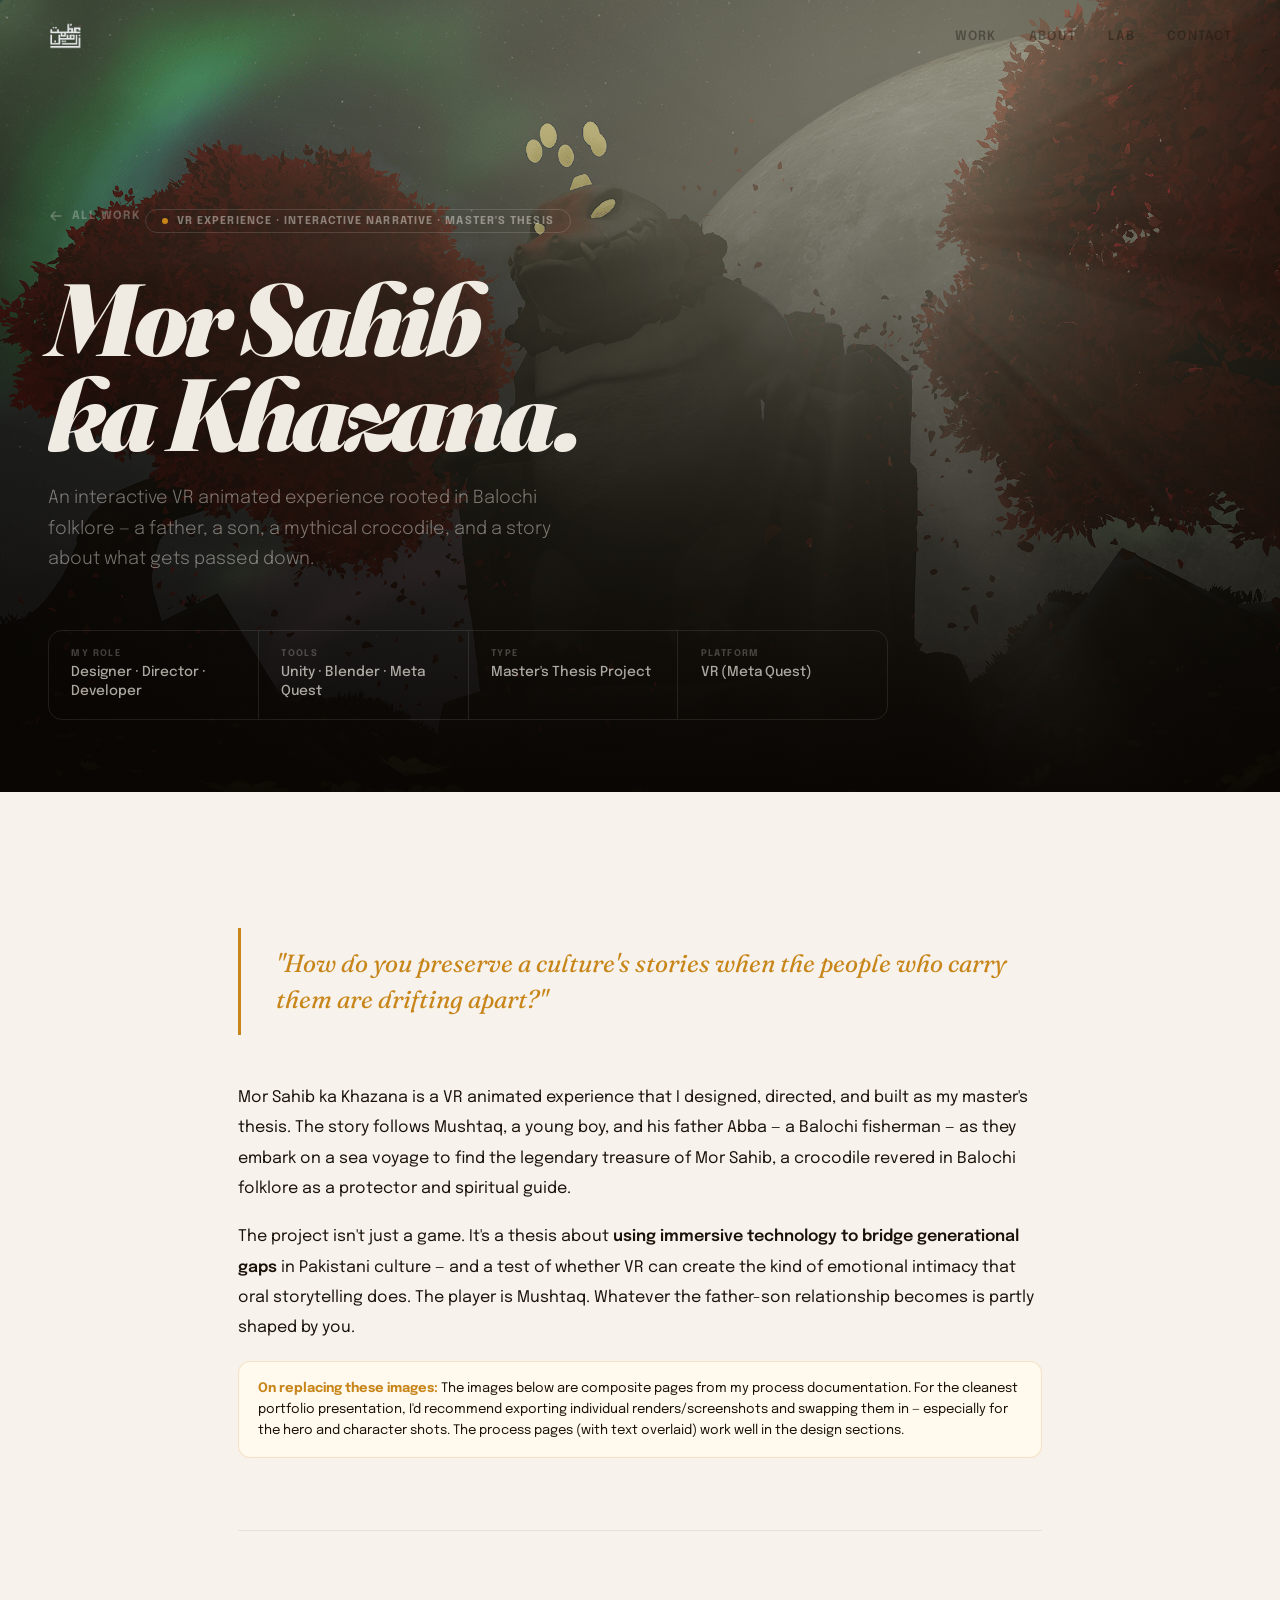
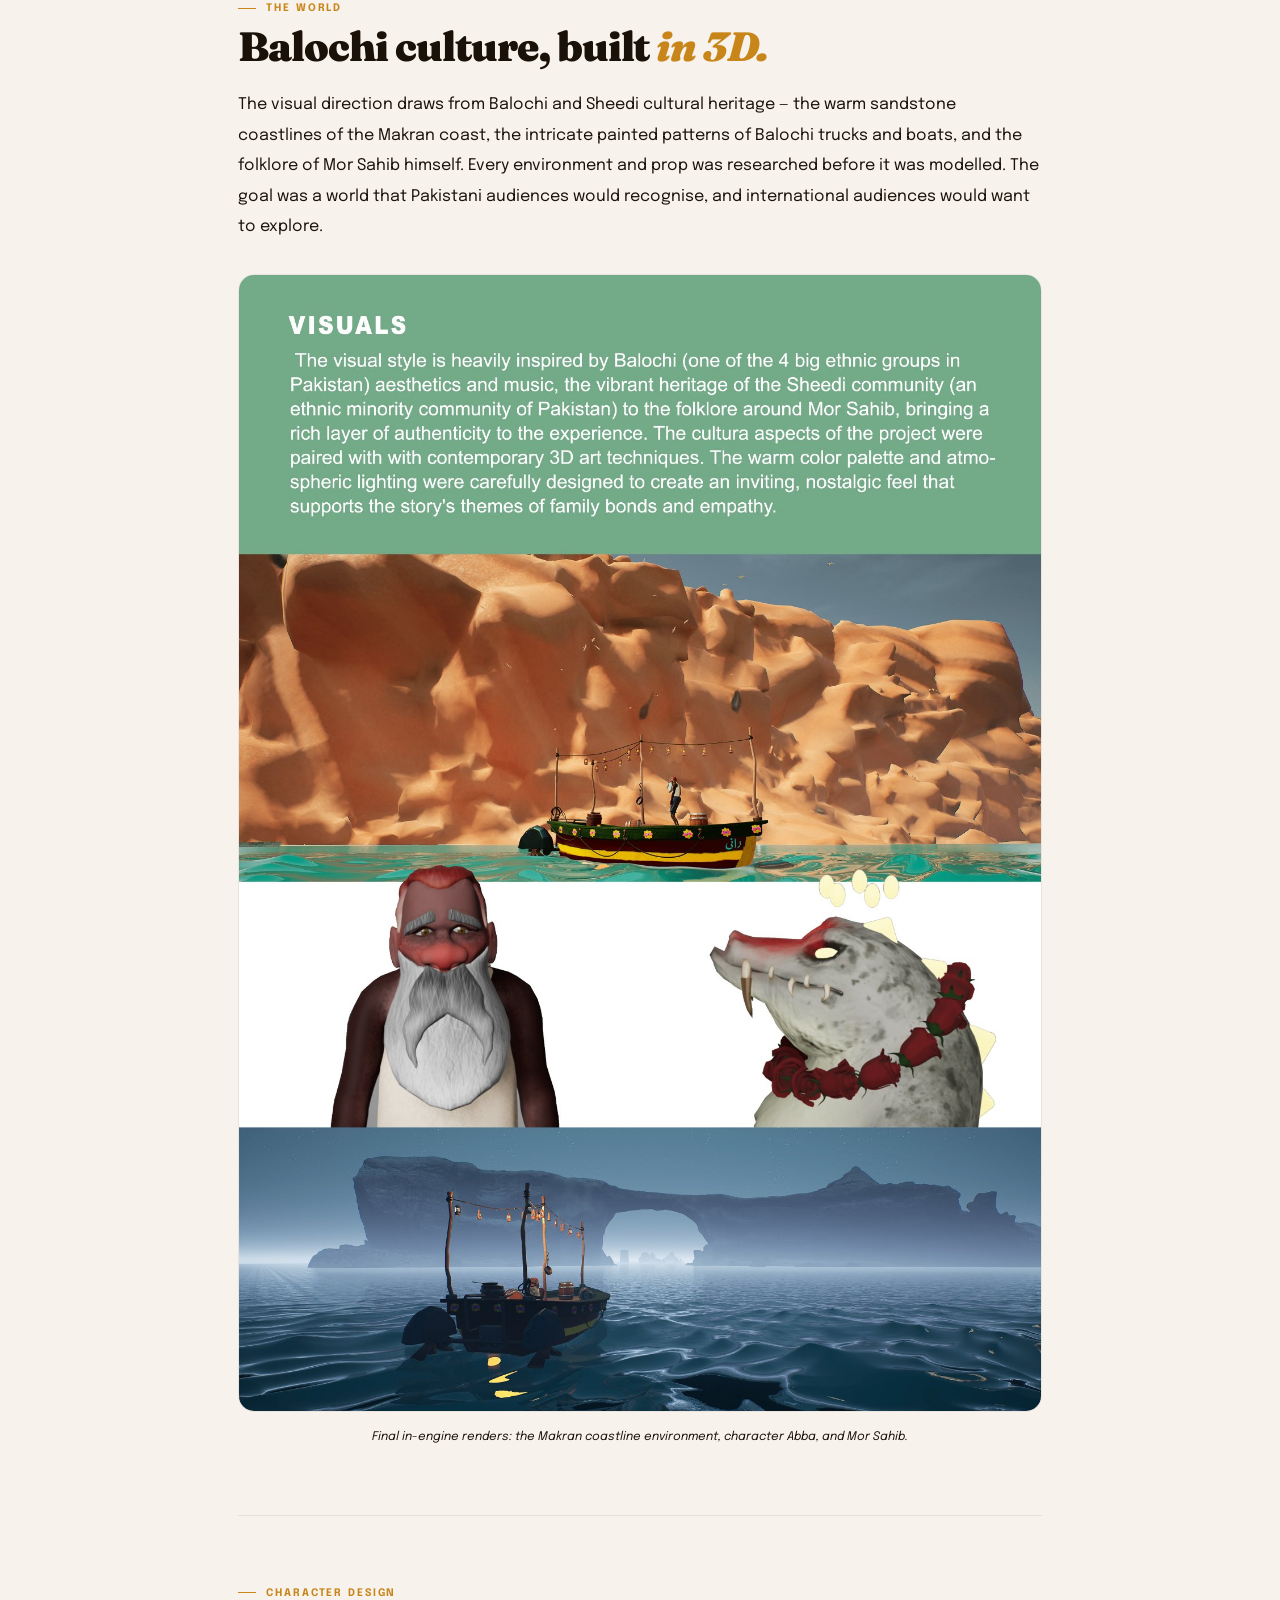
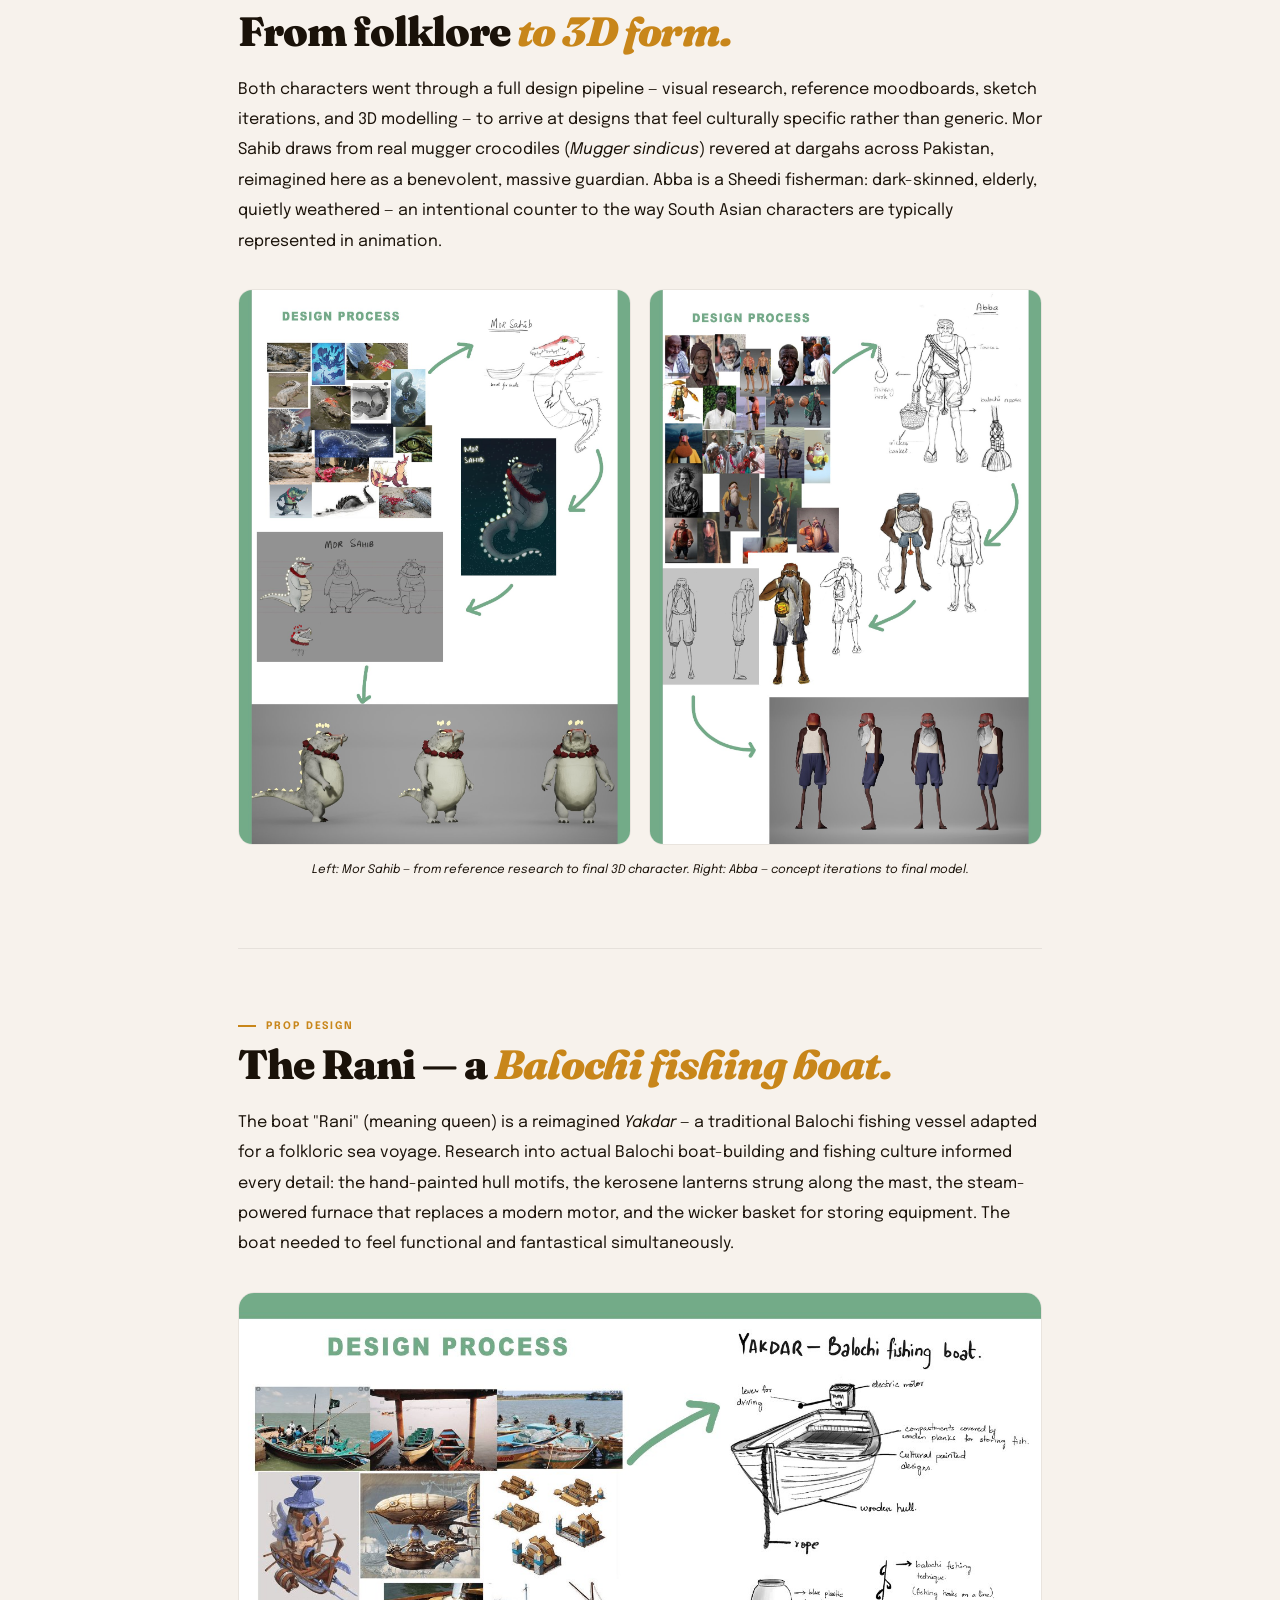
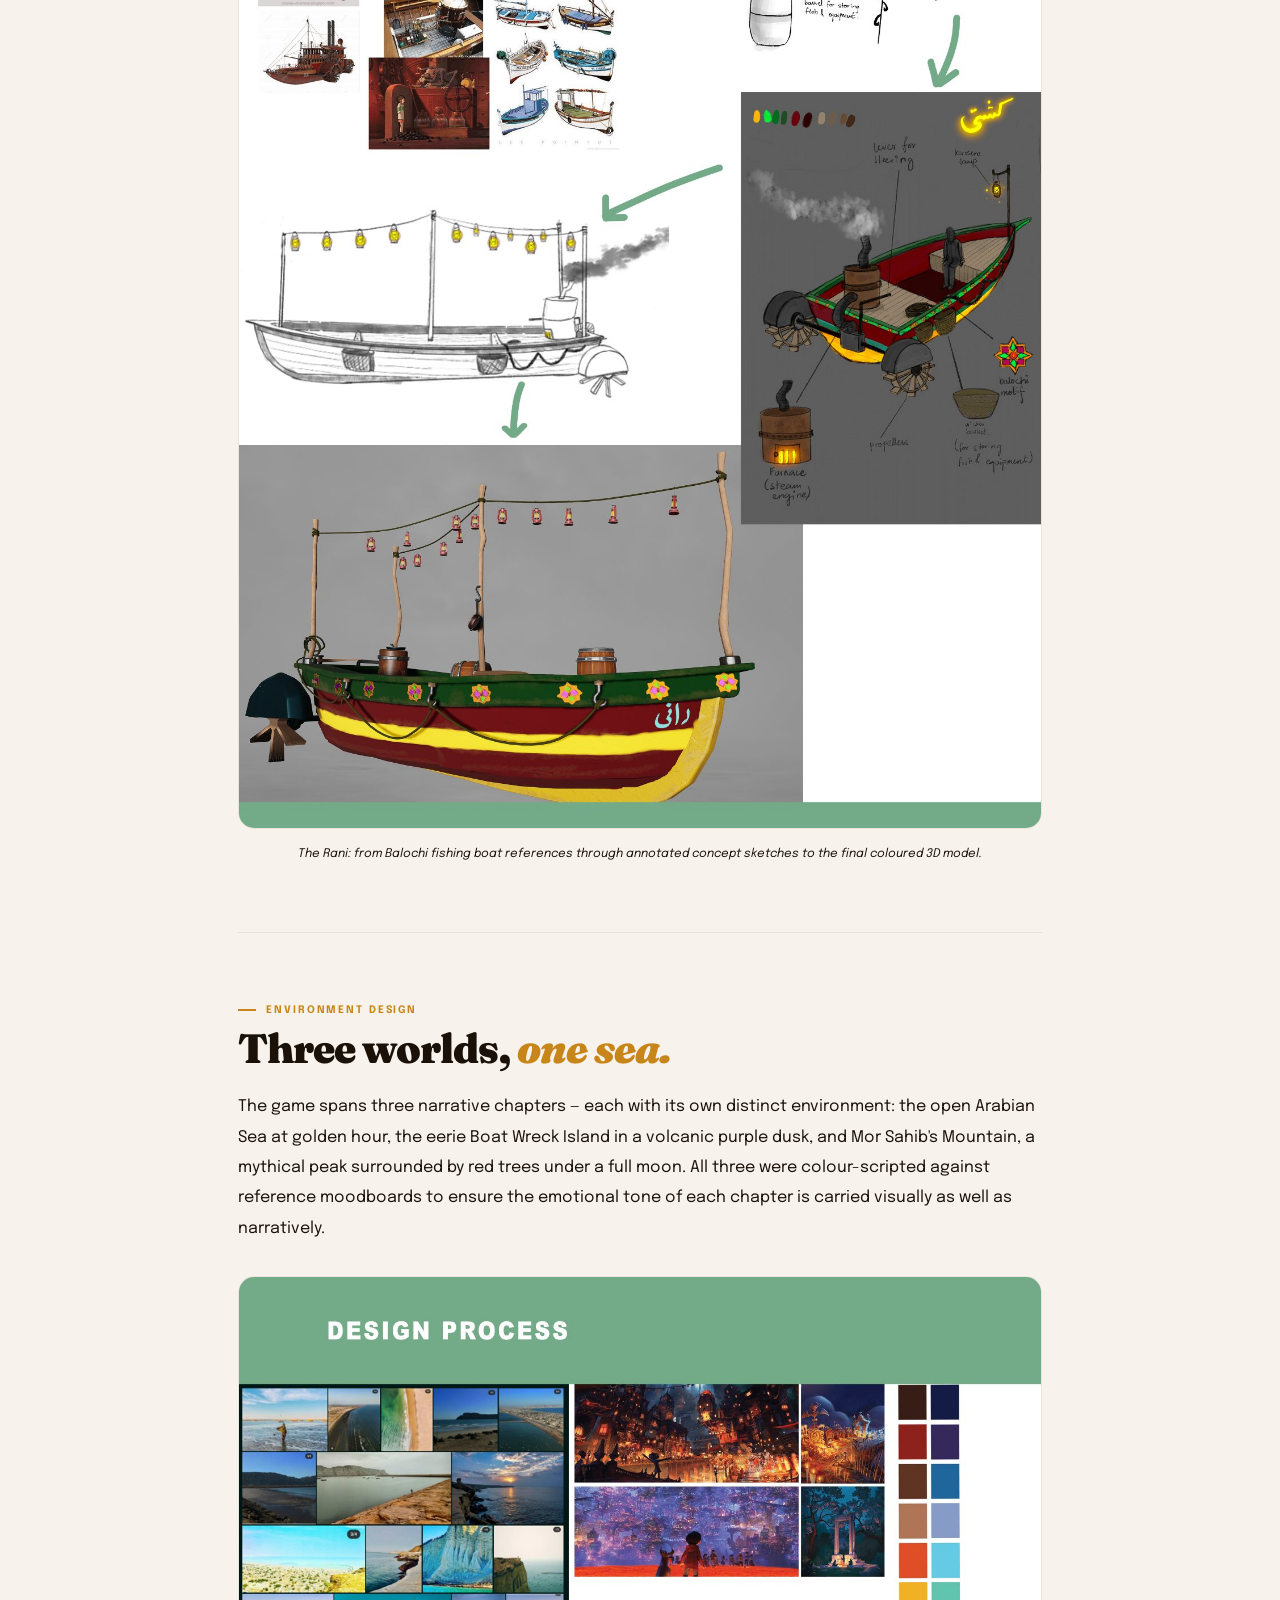
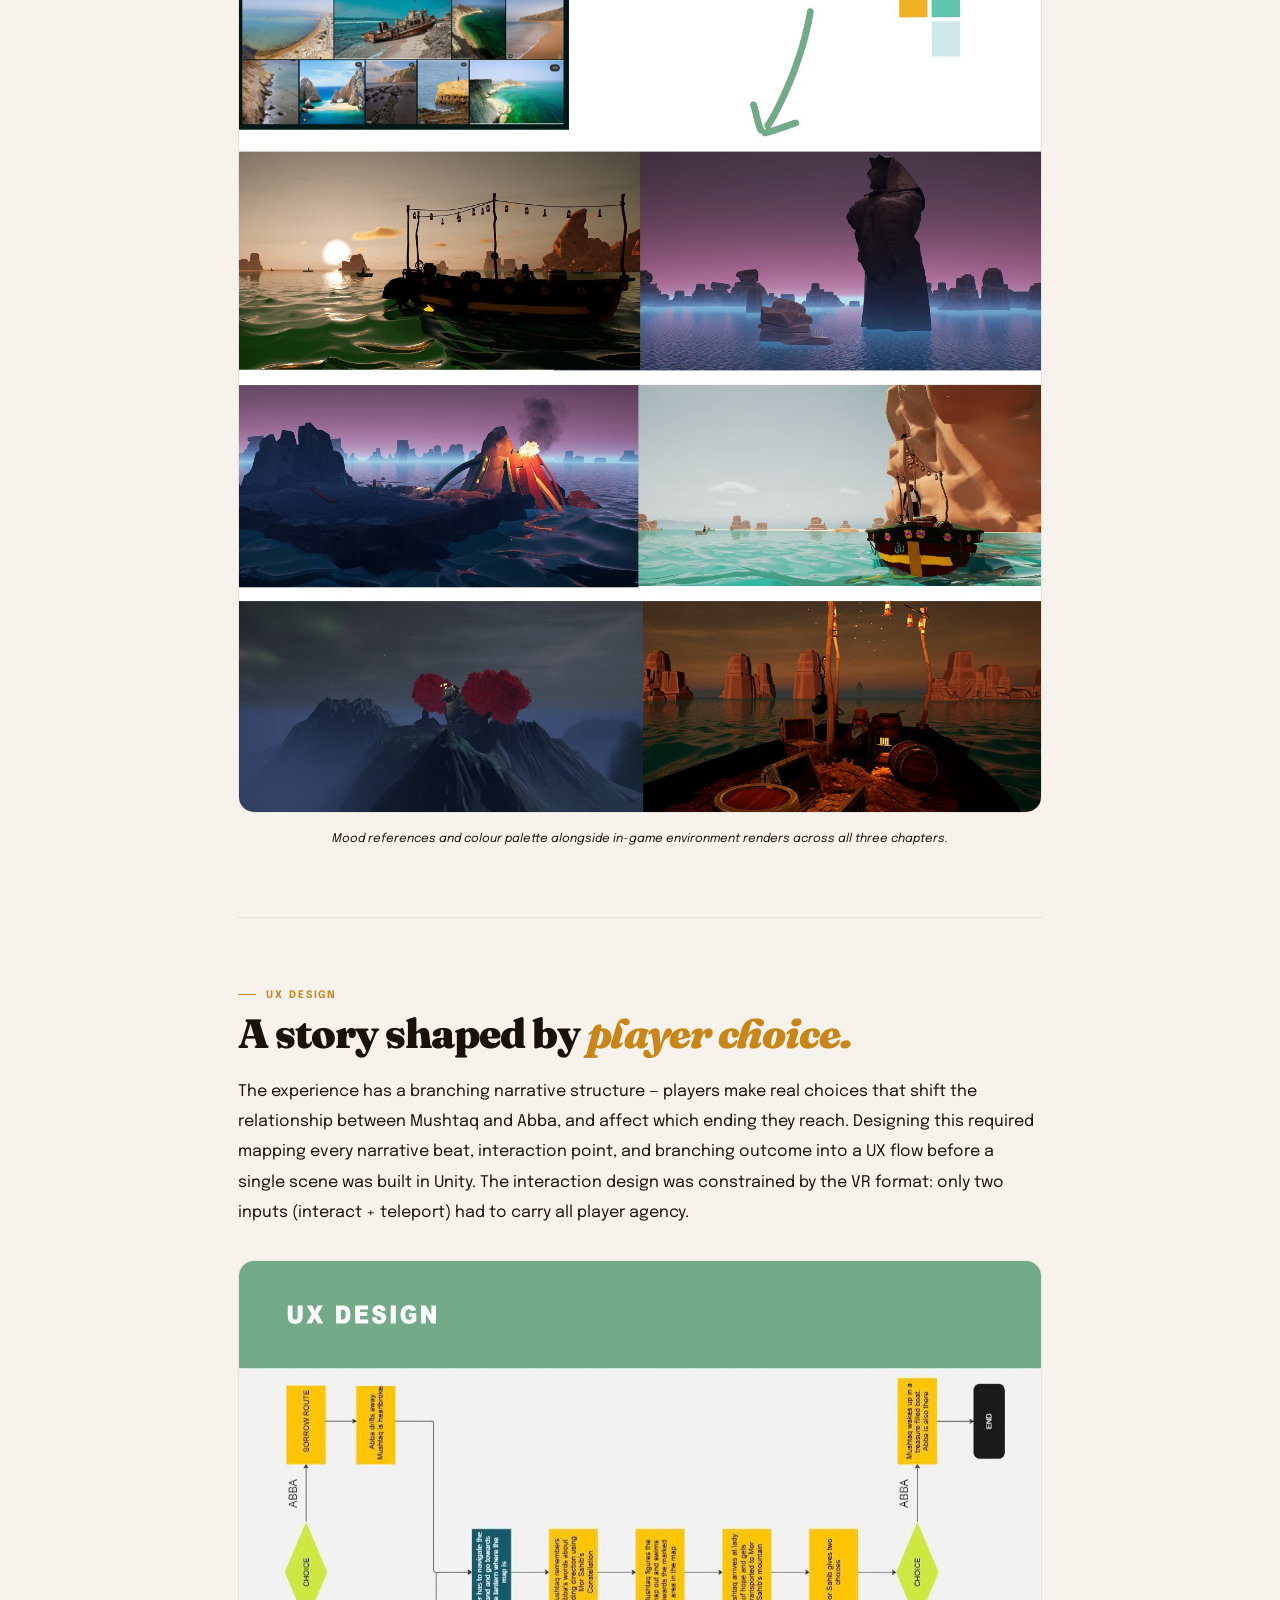
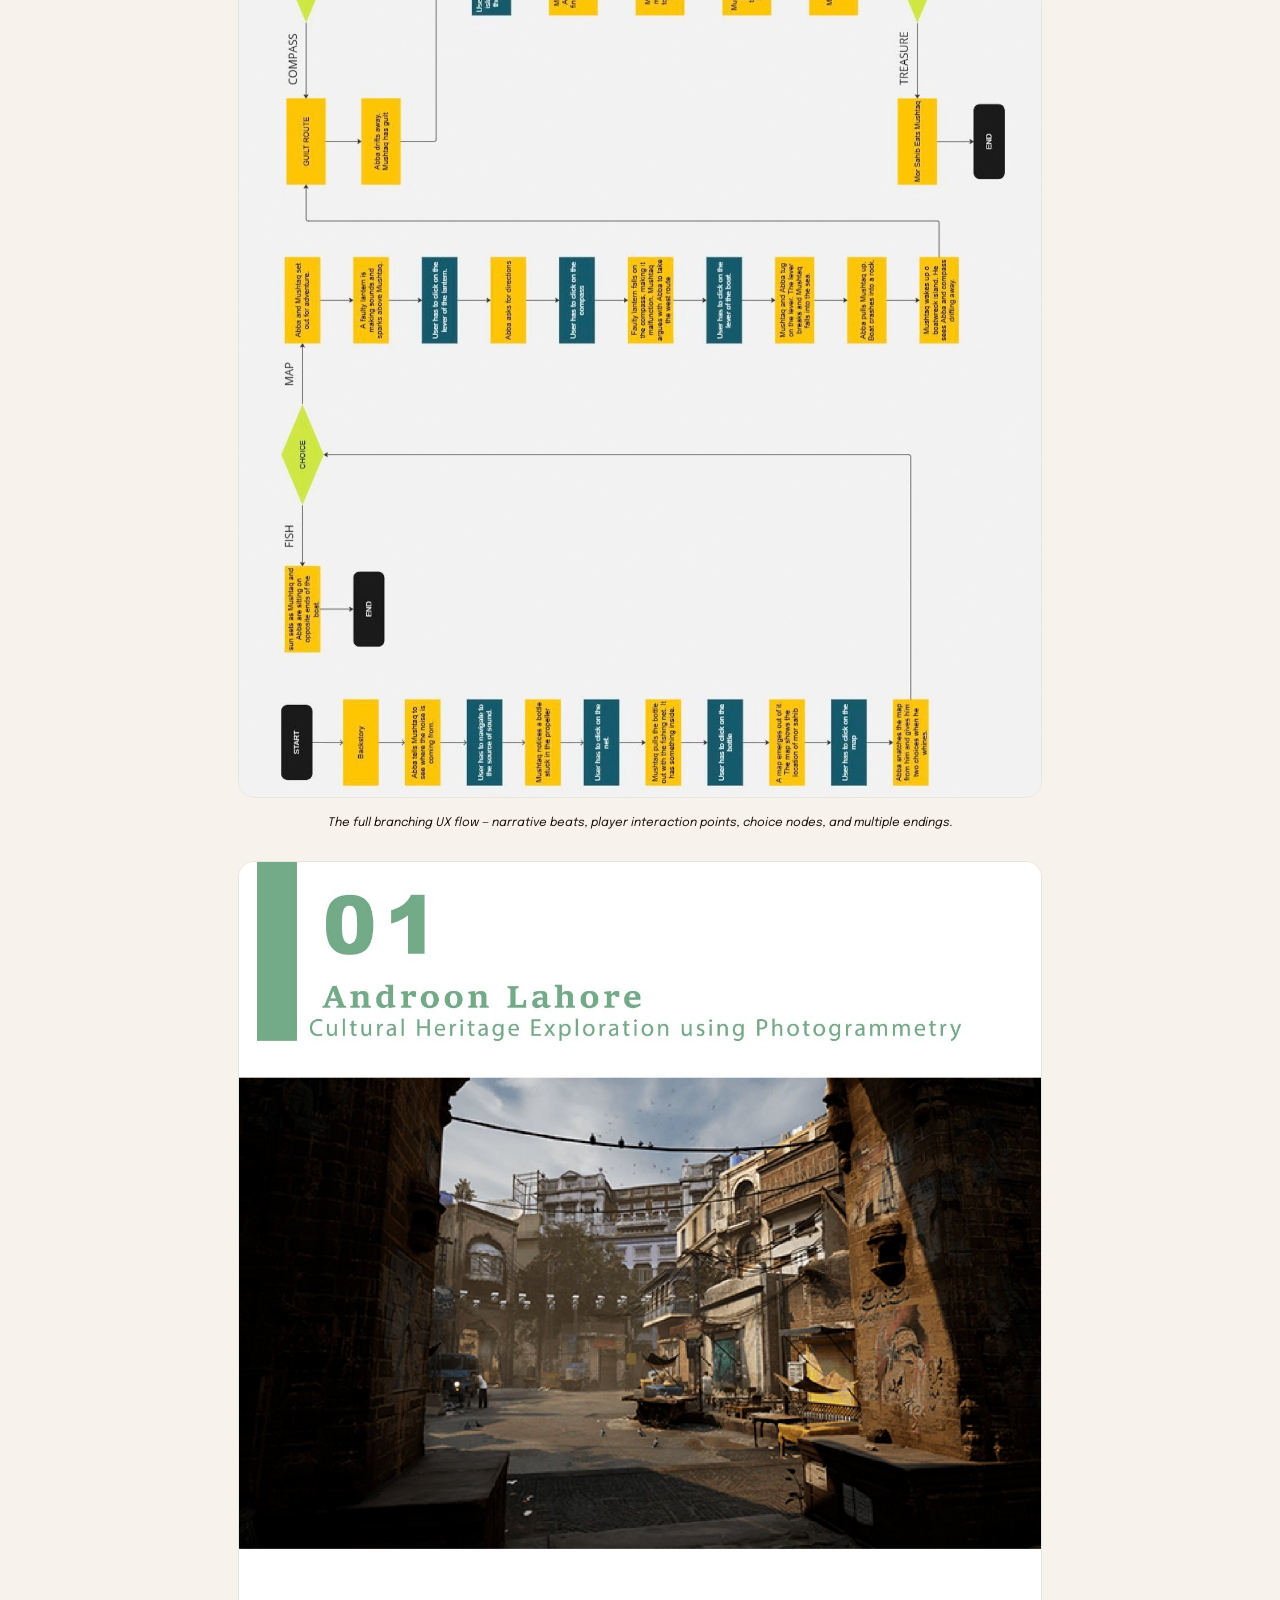
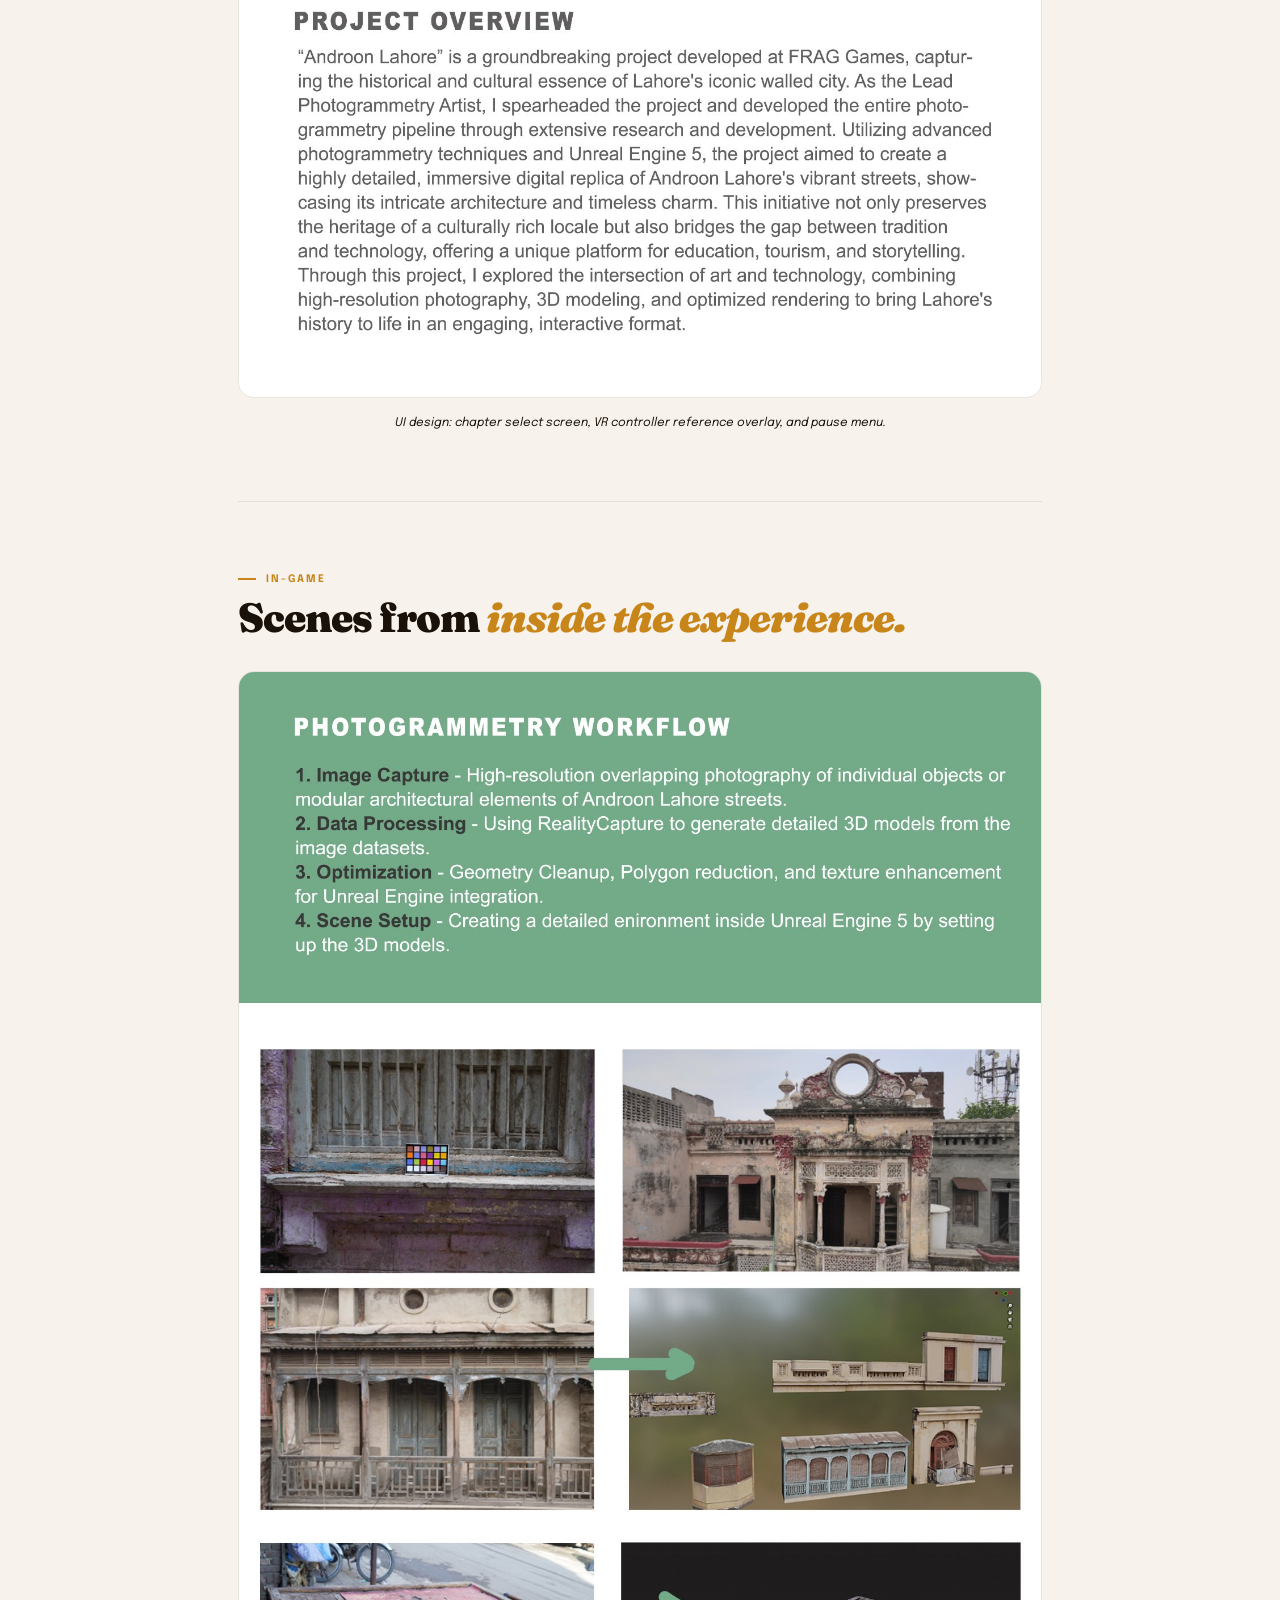
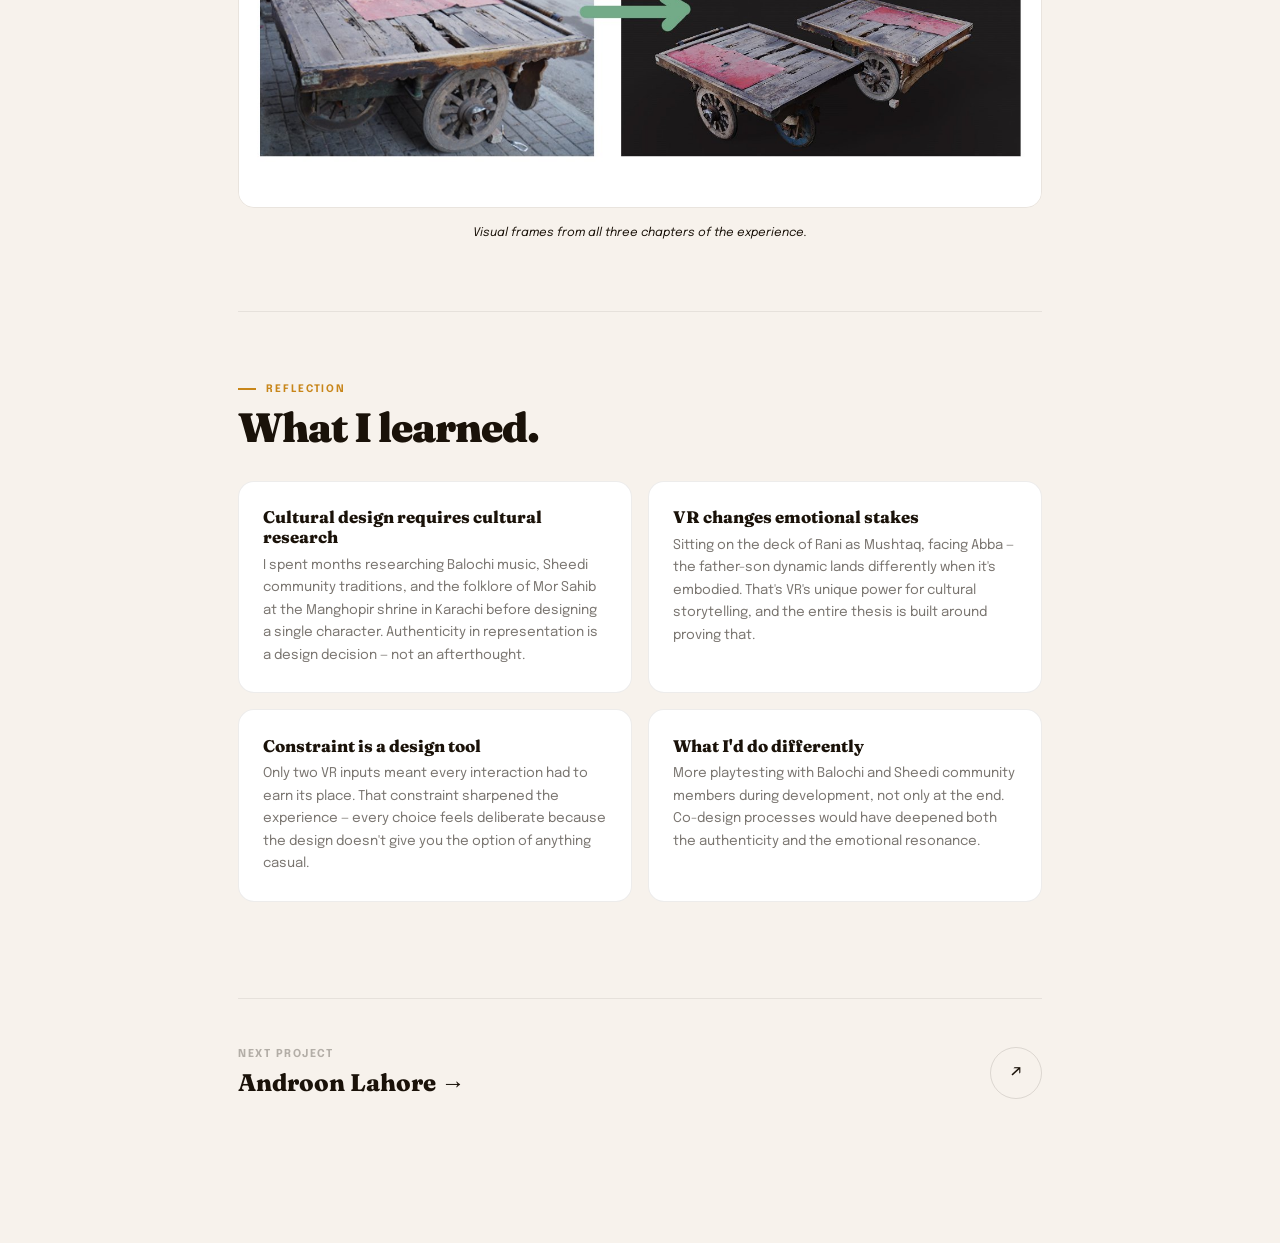
<file: mor-sahib-khazana.html>
<!DOCTYPE html>
<html lang="en">
<head>
  <meta charset="UTF-8"/><meta name="viewport" content="width=device-width,initial-scale=1.0"/>
  <title>Mor Sahib ka Khazana</title>
  <link rel="stylesheet" href="style.css"/>
  <link rel="stylesheet" href="proj.css"/>
  <style>
    body{background:var(--light-bg);color:var(--light-fg);}
    #nav,.nav-links a{color:var(--light-fg);}
    .nav-logo img{filter:invert(1);}
    .cs-label{color:var(--gold);}
    .cs-h em,.cs-pull{color:var(--gold);}
    .cs-pull{border-color:var(--gold);}
    .cs-beat-num{color:var(--gold);}
    .cs-next-arrow{color:var(--light-fg);}
    .cs-next-arrow:hover{background:var(--light-fg);color:var(--light-bg);transform:rotate(45deg);}

    /* tip box */
    .tip{background:#FFF9EE;border:1px solid rgba(200,134,26,.2);border-radius:12px;padding:1rem 1.2rem;font-size:.82rem;line-height:1.6;opacity:.75;margin-bottom:2rem;}
    .tip strong{color:var(--gold);opacity:1;}
  </style>
</head>
<body>
  <div id="cur"></div><div id="cdot"></div>
  <nav id="nav">
    <a class="nav-logo" href="index.html"><img src="LOGO.png" alt="Zara Meme"/></a>
    <div class="nav-links">
      <a href="work.html">Work</a><a href="about.html">About</a>
      <a href="lab.html">Lab</a><a href="contact.html">Contact</a>
    </div>
  </nav>

  <!-- HERO: portfolio_02.jpg — key art: Mor Sahib on mountain with red trees and moon -->
  <section class="cs-hero">
    <img class="cs-hero-img" src="images/portfolio_02.png" alt="Mor Sahib ka Khazana key art"/>
    <div class="cs-hero-overlay"></div>
    <div class="cs-hero-inner">
      <a href="work.html" class="cs-back rev">
        <svg width="16" height="16" viewBox="0 0 16 16" fill="none"><path d="M13 8H3M7 12L3 8l4-4" stroke="currentColor" stroke-width="1.5" stroke-linecap="round" stroke-linejoin="round"/></svg>
        All Work
      </a>
      <div class="cs-eyebrow rev d1">
        <span class="cs-dot" style="background:var(--gold)"></span>
        VR Experience · Interactive Narrative · Master's Thesis
      </div>
      <h1 class="cs-title rev d2">Mor Sahib<br>ka Khazana.</h1>
      <p class="cs-logline rev d3">An interactive VR animated experience rooted in Balochi folklore — a father, a son, a mythical crocodile, and a story about what gets passed down.</p>
      <div class="cs-meta rev d4">
        <div class="cs-meta-item"><div class="cs-meta-lbl">My Role</div><div class="cs-meta-val">Designer · Director · Developer</div></div>
        <div class="cs-meta-item"><div class="cs-meta-lbl">Tools</div><div class="cs-meta-val">Unity · Blender · Meta Quest</div></div>
        <div class="cs-meta-item"><div class="cs-meta-lbl">Type</div><div class="cs-meta-val">Master's Thesis Project</div></div>
        <div class="cs-meta-item"><div class="cs-meta-lbl">Platform</div><div class="cs-meta-val">VR (Meta Quest)</div></div>
      </div>
    </div>
  </section>

  <div class="cs-body">

    <!-- OVERVIEW -->
    <div class="cs-pull rev">"How do you preserve a culture's stories when the people who carry them are drifting apart?"</div>
    <p class="cs-p rev d1">Mor Sahib ka Khazana is a VR animated experience that I designed, directed, and built as my master's thesis. The story follows Mushtaq, a young boy, and his father Abba — a Balochi fisherman — as they embark on a sea voyage to find the legendary treasure of Mor Sahib, a crocodile revered in Balochi folklore as a protector and spiritual guide.</p>
    <p class="cs-p rev d2">The project isn't just a game. It's a thesis about <strong>using immersive technology to bridge generational gaps</strong> in Pakistani culture — and a test of whether VR can create the kind of emotional intimacy that oral storytelling does. The player is Mushtaq. Whatever the father-son relationship becomes is partly shaped by you.</p>

    <div class="cs-tip tip rev d3">
      <strong>On replacing these images:</strong> The images below are composite pages from my process documentation. For the cleanest portfolio presentation, I'd recommend exporting individual renders/screenshots and swapping them in — especially for the hero and character shots. The process pages (with text overlaid) work well in the design sections.
    </div>

    <hr class="cs-hr"/>

    <!-- VISUALS -->
    <div class="rev"><div class="cs-label">The World</div>
    <h2 class="cs-h">Balochi culture, built <em>in 3D.</em></h2></div>
    <p class="cs-p rev d1">The visual direction draws from Balochi and Sheedi cultural heritage — the warm sandstone coastlines of the Makran coast, the intricate painted patterns of Balochi trucks and boats, and the folklore of Mor Sahib himself. Every environment and prop was researched before it was modelled. The goal was a world that Pakistani audiences would recognise, and international audiences would want to explore.</p>

    <!-- portfolio_03.jpg: Mor Sahib VISUALS page — environments, Abba & Mor Sahib character renders -->
    <img src="images/portfolio_03.jpg" alt="Visual style — environments, Abba and Mor Sahib final renders" class="cs-img rev d2"/>
    <p class="cs-cap rev">Final in-engine renders: the Makran coastline environment, character Abba, and Mor Sahib.</p>

    <hr class="cs-hr"/>

    <!-- CHARACTER DESIGN -->
    <div class="rev"><div class="cs-label">Character Design</div>
    <h2 class="cs-h">From folklore <em>to 3D form.</em></h2></div>
    <p class="cs-p rev d1">Both characters went through a full design pipeline — visual research, reference moodboards, sketch iterations, and 3D modelling — to arrive at designs that feel culturally specific rather than generic. Mor Sahib draws from real mugger crocodiles (<em>Mugger sindicus</em>) revered at dargahs across Pakistan, reimagined here as a benevolent, massive guardian. Abba is a Sheedi fisherman: dark-skinned, elderly, quietly weathered — an intentional counter to the way South Asian characters are typically represented in animation.</p>

    <!-- portfolio_04.jpg: Mor Sahib character design process (moodboard → sketch → 3D) -->
    <!-- portfolio_05.jpg: Abba character design process (moodboard → sketch → 3D) -->
    <div class="cs-img-2up rev d2">
      <img src="images/portfolio_04.jpg" alt="Mor Sahib — moodboard to final 3D model"/>
      <img src="images/portfolio_05.jpg" alt="Abba — moodboard to final 3D model"/>
    </div>
    <p class="cs-cap rev">Left: Mor Sahib — from reference research to final 3D character. Right: Abba — concept iterations to final model.</p>

    <hr class="cs-hr"/>

    <!-- PROP DESIGN -->
    <div class="rev"><div class="cs-label">Prop Design</div>
    <h2 class="cs-h">The Rani — a <em>Balochi fishing boat.</em></h2></div>
    <p class="cs-p rev d1">The boat "Rani" (meaning queen) is a reimagined <em>Yakdar</em> — a traditional Balochi fishing vessel adapted for a folkloric sea voyage. Research into actual Balochi boat-building and fishing culture informed every detail: the hand-painted hull motifs, the kerosene lanterns strung along the mast, the steam-powered furnace that replaces a modern motor, and the wicker basket for storing equipment. The boat needed to feel functional and fantastical simultaneously.</p>

    <!-- portfolio_06.jpg: Boat design process — Yakdar ref → sketch → final 3D model -->
    <img src="images/portfolio_06.jpg" alt="Rani boat — Yakdar fishing boat reference to final 3D model" class="cs-img rev d2"/>
    <p class="cs-cap rev">The Rani: from Balochi fishing boat references through annotated concept sketches to the final coloured 3D model.</p>

    <hr class="cs-hr"/>

    <!-- ENVIRONMENT -->
    <div class="rev"><div class="cs-label">Environment Design</div>
    <h2 class="cs-h">Three worlds, <em>one sea.</em></h2></div>
    <p class="cs-p rev d1">The game spans three narrative chapters — each with its own distinct environment: the open Arabian Sea at golden hour, the eerie Boat Wreck Island in a volcanic purple dusk, and Mor Sahib's Mountain, a mythical peak surrounded by red trees under a full moon. All three were colour-scripted against reference moodboards to ensure the emotional tone of each chapter is carried visually as well as narratively.</p>

    <!-- portfolio_07.jpg: Environment moodboards + in-game renders -->
    <img src="images/portfolio_07.jpg" alt="Environment moodboards and in-game renders across three chapters" class="cs-img rev d2"/>
    <p class="cs-cap rev">Mood references and colour palette alongside in-game environment renders across all three chapters.</p>

    <hr class="cs-hr"/>

    <!-- UX DESIGN -->
    <div class="rev"><div class="cs-label">UX Design</div>
    <h2 class="cs-h">A story shaped by <em>player choice.</em></h2></div>
    <p class="cs-p rev d1">The experience has a branching narrative structure — players make real choices that shift the relationship between Mushtaq and Abba, and affect which ending they reach. Designing this required mapping every narrative beat, interaction point, and branching outcome into a UX flow before a single scene was built in Unity. The interaction design was constrained by the VR format: only two inputs (interact + teleport) had to carry all player agency.</p>

    <!-- portfolio_08.png: Full UX branching narrative flow diagram -->
    <img src="images/portfolio_08.png" alt="Full UX narrative flow — branching story structure" class="cs-img rev d2"/>
    <p class="cs-cap rev">The full branching UX flow — narrative beats, player interaction points, choice nodes, and multiple endings.</p>

    <!-- portfolio_099.jpg: UI design — chapter select, controls, pause menu -->
    <img src="images/portfolio_099.jpg" alt="UI design — chapter select screen, VR controls, pause menu" class="cs-img rev"/>
    <p class="cs-cap rev">UI design: chapter select screen, VR controller reference overlay, and pause menu.</p>

    <hr class="cs-hr"/>

    <!-- VISUAL FRAMES -->
    <div class="rev"><div class="cs-label">In-Game</div>
    <h2 class="cs-h">Scenes from <em>inside the experience.</em></h2></div>

    <!-- portfolio_100.jpg: Visual frames grid — in-game screenshots from all chapters -->
    <img src="images/portfolio_100.jpg" alt="Visual frames — in-game screenshots from across all three chapters" class="cs-img rev d1"/>
    <p class="cs-cap rev">Visual frames from all three chapters of the experience.</p>

    <hr class="cs-hr"/>

    <!-- REFLECTION -->
    <div class="rev"><div class="cs-label">Reflection</div>
    <h2 class="cs-h">What I learned.</h2></div>
    <div class="cs-cards col2 rev d1">
      <div class="cs-card">
        <div class="cs-card-title">Cultural design requires cultural research</div>
        <div class="cs-card-text">I spent months researching Balochi music, Sheedi community traditions, and the folklore of Mor Sahib at the Manghopir shrine in Karachi before designing a single character. Authenticity in representation is a design decision — not an afterthought.</div>
      </div>
      <div class="cs-card">
        <div class="cs-card-title">VR changes emotional stakes</div>
        <div class="cs-card-text">Sitting on the deck of Rani as Mushtaq, facing Abba — the father-son dynamic lands differently when it's embodied. That's VR's unique power for cultural storytelling, and the entire thesis is built around proving that.</div>
      </div>
      <div class="cs-card">
        <div class="cs-card-title">Constraint is a design tool</div>
        <div class="cs-card-text">Only two VR inputs meant every interaction had to earn its place. That constraint sharpened the experience — every choice feels deliberate because the design doesn't give you the option of anything casual.</div>
      </div>
      <div class="cs-card">
        <div class="cs-card-title">What I'd do differently</div>
        <div class="cs-card-text">More playtesting with Balochi and Sheedi community members during development, not only at the end. Co-design processes would have deepened both the authenticity and the emotional resonance.</div>
      </div>
    </div>

    <div class="cs-next rev">
      <div>
        <div class="cs-next-lbl">Next project</div>
        <div class="cs-next-name">Androon Lahore →</div>
      </div>
      <a href="androon-lahore.html" class="cs-next-arrow">↗</a>
    </div>
  </div>

  <script src="shared.js"></script>
</body>
</html>
</file>
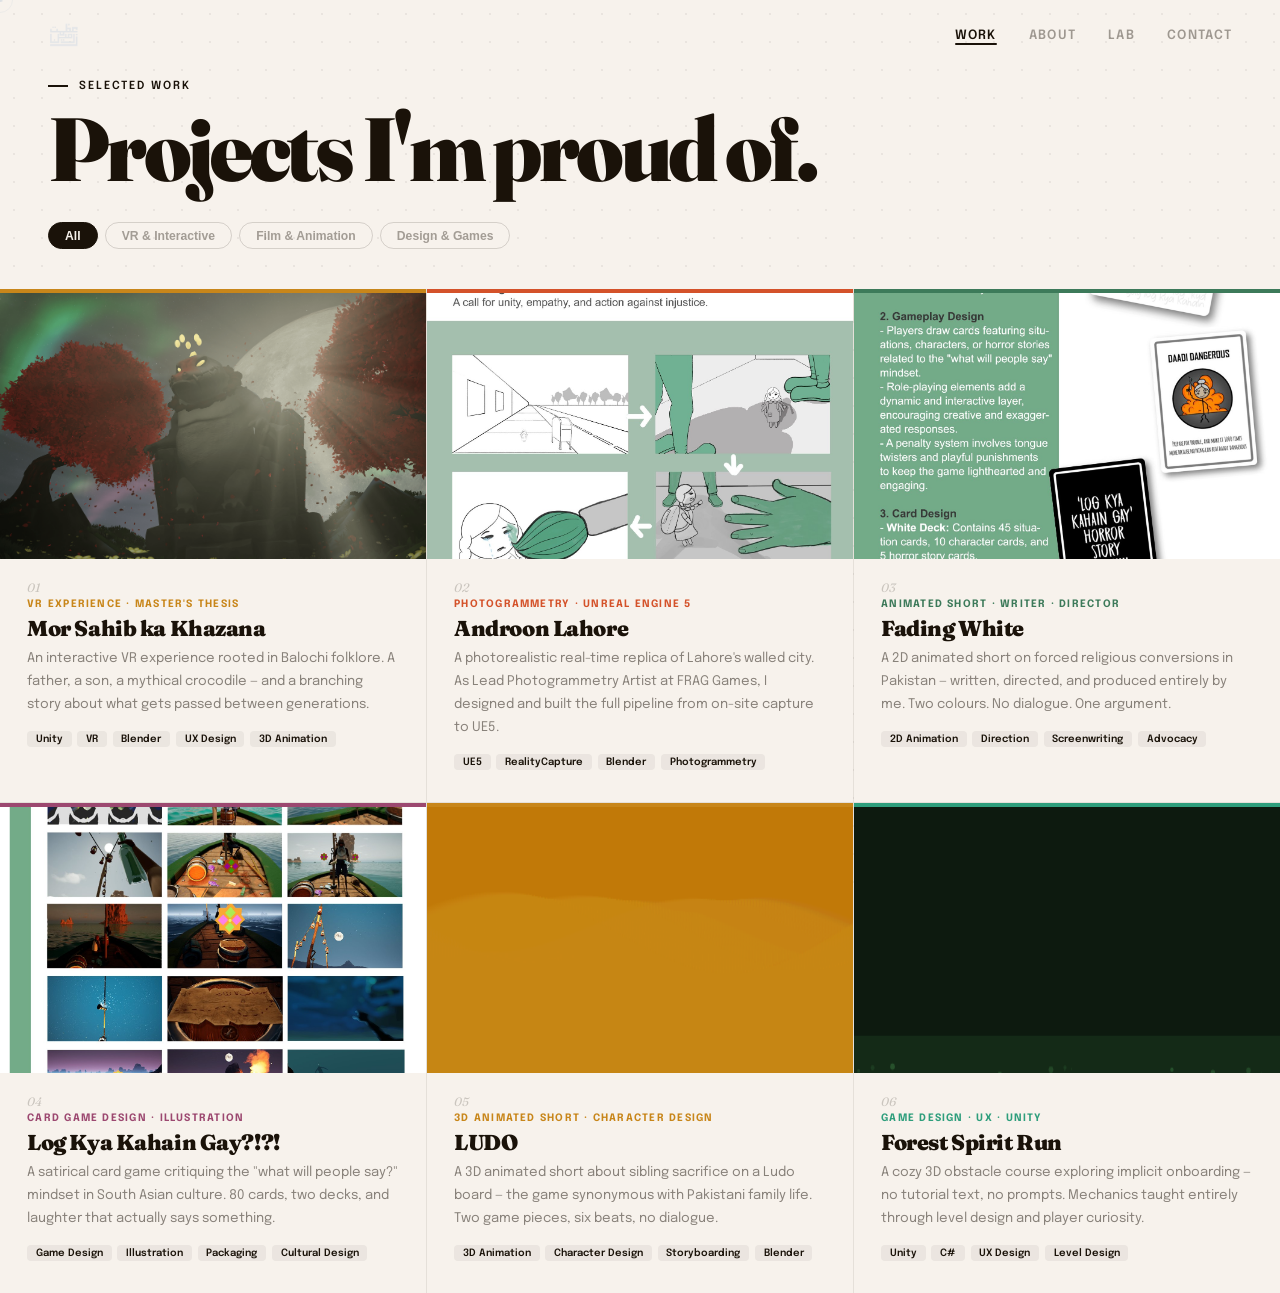
<file: work.html>
<!DOCTYPE html>
<html lang="en">
<head>
  <meta charset="UTF-8"/><meta name="viewport" content="width=device-width,initial-scale=1.0"/>
  <title>Work</title>
  <link rel="stylesheet" href="style.css"/>
  <style>
    body{background:var(--light-bg);color:var(--light-fg);}
    #cur,#cdot{color:var(--light-fg);}
    #nav,.nav-links a{color:var(--light-fg);}
    .nav-logo img{height:26px;width:auto;filter:invert(1);}
    a.pcard{display:block;text-decoration:none;color:inherit;}
    .w-head{padding:5rem 3rem 0;}
    .w-filters{display:flex;gap:.45rem;padding:2rem 3rem 0;flex-wrap:wrap;}
    .fbtn{border:1.5px solid rgba(26,18,9,.15);border-radius:100px;padding:.32rem 1rem;font-size:.76rem;font-weight:600;background:transparent;color:rgba(26,18,9,.38);cursor:none;transition:all .2s;}
    .fbtn:hover,.fbtn.on{background:var(--light-fg);color:var(--light-bg);border-color:var(--light-fg);}
    .proj-grid{display:grid;grid-template-columns:repeat(3,1fr);gap:1px;background:rgba(26,18,9,.08);margin-top:2.5rem;}
    .pcard{background:var(--light-bg);cursor:none;position:relative;overflow:hidden;transition:background .3s;}
    .pcard:hover{background:#FDF8F2;}
    .pc-bar{height:4px;}
    .pc-thumb{aspect-ratio:16/10;overflow:hidden;background:#111;}
    .pc-thumb img{width:100%;height:100%;object-fit:cover;display:block;transition:transform .6s cubic-bezier(.23,1,.32,1);}
    .pcard:hover .pc-thumb img{transform:scale(1.05);}
    .pc-thumb canvas{width:100%;height:100%;display:block;}
    .pc-body{padding:1.3rem 1.7rem 2rem;}
    .pc-idx{font-family:var(--fd);font-style:italic;font-size:.76rem;color:rgba(26,18,9,.2);margin-bottom:.3rem;}
    .pc-type{font-size:.64rem;font-weight:700;letter-spacing:.12em;text-transform:uppercase;margin-bottom:.45rem;}
    .pc-name{font-family:var(--fd);font-weight:900;font-size:1.35rem;line-height:1.08;letter-spacing:-.02em;margin-bottom:.5rem;}
    .pc-desc{font-size:.83rem;line-height:1.72;opacity:.5;}
    .pc-tags{display:flex;gap:.35rem;flex-wrap:wrap;margin-top:.9rem;}
    .ptag{font-size:.63rem;font-weight:600;background:rgba(26,18,9,.05);border-radius:4px;padding:.18rem .55rem;}
    @media(max-width:900px){.proj-grid{grid-template-columns:1fr 1fr;}.w-head,.w-filters{padding-left:1.5rem;padding-right:1.5rem;}}
    @media(max-width:580px){.proj-grid{grid-template-columns:1fr;}}
  </style>
</head>
<body>
  <div id="cur"></div><div id="cdot"></div>
  <nav id="nav">
    <a class="nav-logo" href="index.html"><img src="LOGO.png" alt="Zara Meme"/></a>
    <div class="nav-links">
      <a href="work.html" class="active">Work</a>
      <a href="about.html">About</a>
      <a href="lab.html">Lab</a>
      <a href="contact.html">Contact</a>
    </div>
  </nav>

  <div class="pg-light">
    <div class="w-head">
      <div class="pg-ey rev">Selected Work</div>
      <h1 class="pg-h1 rev d1">Projects I'm proud of.</h1>
    </div>
    <div class="w-filters rev d2">
      <button class="fbtn on" data-f="all">All</button>
      <button class="fbtn" data-f="vr">VR &amp; Interactive</button>
      <button class="fbtn" data-f="film">Film &amp; Animation</button>
      <button class="fbtn" data-f="design">Design &amp; Games</button>
    </div>
    <div class="proj-grid">

      <a href="mor-sahib-khazana.html" class="pcard rev" data-cat="vr">
        <div class="pc-bar" style="background:var(--gold)"></div>
        <div class="pc-thumb"><img src="images/portfolio_02.png" alt="Mor Sahib ka Khazana"/></div>
        <div class="pc-body">
          <div class="pc-idx">01</div>
          <div class="pc-type" style="color:var(--gold)">VR Experience &middot; Master's Thesis</div>
          <h3 class="pc-name">Mor Sahib ka Khazana</h3>
          <p class="pc-desc">An interactive VR experience rooted in Balochi folklore. A father, a son, a mythical crocodile — and a branching story about what gets passed between generations.</p>
          <div class="pc-tags"><span class="ptag">Unity</span><span class="ptag">VR</span><span class="ptag">Blender</span><span class="ptag">UX Design</span><span class="ptag">3D Animation</span></div>
        </div>
      </a>

      <a href="androon-lahore.html" class="pcard rev d1" data-cat="vr">
        <div class="pc-bar" style="background:var(--coral)"></div>
        <div class="pc-thumb"><img src="images/portfolio_17.jpg" alt="Androon Lahore"/></div>
        <div class="pc-body">
          <div class="pc-idx">02</div>
          <div class="pc-type" style="color:var(--coral)">Photogrammetry &middot; Unreal Engine 5</div>
          <h3 class="pc-name">Androon Lahore</h3>
          <p class="pc-desc">A photorealistic real-time replica of Lahore's walled city. As Lead Photogrammetry Artist at FRAG Games, I designed and built the full pipeline from on-site capture to UE5.</p>
          <div class="pc-tags"><span class="ptag">UE5</span><span class="ptag">RealityCapture</span><span class="ptag">Blender</span><span class="ptag">Photogrammetry</span></div>
        </div>
      </a>

      <a href="fading-white.html" class="pcard rev d2" data-cat="film">
        <div class="pc-bar" style="background:var(--sage)"></div>
        <div class="pc-thumb"><img src="images/portfolio_13.jpg" alt="Fading White"/></div>
        <div class="pc-body">
          <div class="pc-idx">03</div>
          <div class="pc-type" style="color:var(--sage)">Animated Short &middot; Writer &middot; Director</div>
          <h3 class="pc-name">Fading White</h3>
          <p class="pc-desc">A 2D animated short on forced religious conversions in Pakistan — written, directed, and produced entirely by me. Two colours. No dialogue. One argument.</p>
          <div class="pc-tags"><span class="ptag">2D Animation</span><span class="ptag">Direction</span><span class="ptag">Screenwriting</span><span class="ptag">Advocacy</span></div>
        </div>
      </a>

      <a href="log-kya-kahain-gay.html" class="pcard rev" data-cat="design">
        <div class="pc-bar" style="background:var(--rose)"></div>
        <div class="pc-thumb"><img src="images/portfolio_10.jpg" alt="Log Kya Kahain Gay"/></div>
        <div class="pc-body">
          <div class="pc-idx">04</div>
          <div class="pc-type" style="color:var(--rose)">Card Game Design &middot; Illustration</div>
          <h3 class="pc-name">Log Kya Kahain Gay?!?!</h3>
          <p class="pc-desc">A satirical card game critiquing the "what will people say?" mindset in South Asian culture. 80 cards, two decks, and laughter that actually says something.</p>
          <div class="pc-tags"><span class="ptag">Game Design</span><span class="ptag">Illustration</span><span class="ptag">Packaging</span><span class="ptag">Cultural Design</span></div>
        </div>
      </a>

      <a href="ludo.html" class="pcard rev d1" data-cat="film">
        <div class="pc-bar" style="background:var(--gold)"></div>
        <div class="pc-thumb"><canvas id="pc_ludo" height="200"></canvas></div>
        <div class="pc-body">
          <div class="pc-idx">05</div>
          <div class="pc-type" style="color:var(--gold)">3D Animated Short &middot; Character Design</div>
          <h3 class="pc-name">LUDO</h3>
          <p class="pc-desc">A 3D animated short about sibling sacrifice on a Ludo board — the game synonymous with Pakistani family life. Two game pieces, six beats, no dialogue.</p>
          <div class="pc-tags"><span class="ptag">3D Animation</span><span class="ptag">Character Design</span><span class="ptag">Storyboarding</span><span class="ptag">Blender</span></div>
        </div>
      </a>

      <a href="forest-spirit-run.html" class="pcard rev d2" data-cat="design">
        <div class="pc-bar" style="background:var(--mint)"></div>
        <div class="pc-thumb"><canvas id="pc_fsr" height="200"></canvas></div>
        <div class="pc-body">
          <div class="pc-idx">06</div>
          <div class="pc-type" style="color:var(--mint)">Game Design &middot; UX &middot; Unity</div>
          <h3 class="pc-name">Forest Spirit Run</h3>
          <p class="pc-desc">A cozy 3D obstacle course exploring implicit onboarding — no tutorial text, no prompts. Mechanics taught entirely through level design and player curiosity.</p>
          <div class="pc-tags"><span class="ptag">Unity</span><span class="ptag">C#</span><span class="ptag">UX Design</span><span class="ptag">Level Design</span></div>
        </div>
      </a>

    </div>
  </div>

  <script src="shared.js"></script>
  <script>
    document.querySelectorAll('.fbtn').forEach(btn=>{btn.addEventListener('click',()=>{document.querySelectorAll('.fbtn').forEach(b=>b.classList.remove('on'));btn.classList.add('on');const f=btn.dataset.f;document.querySelectorAll('.pcard').forEach(c=>{c.style.display=(f==='all'||c.dataset.cat===f)?'':'none';});});});
    document.querySelectorAll('.pcard').forEach(card=>{card.addEventListener('mousemove',e=>{const r=card.getBoundingClientRect();const dx=(e.clientX-r.left)/r.width-.5,dy=(e.clientY-r.top)/r.height-.5;card.style.transform=`perspective(900px) rotateY(${dx*7}deg) rotateX(${-dy*5}deg) scale(1.015)`;});card.addEventListener('mouseleave',()=>{card.style.transform='';});});
    function waveAnim(id,col){const c=document.getElementById(id);if(!c)return;const ctx=c.getContext('2d');function rz(){c.width=c.parentElement.clientWidth;}rz();new ResizeObserver(rz).observe(c.parentElement);let t=0;(function d(){if(!document.getElementById(id))return;const W=c.width,H=c.height;ctx.fillStyle=col+'12';ctx.fillRect(0,0,W,H);t+=.018;[0,.38,.65].forEach((off,li)=>{ctx.beginPath();for(let i=0;i<=W;i+=3){const p=i/W;const y=H*.42+Math.sin(p*6+t+off*4)*H*.14+Math.sin(p*2.8-t*.7+off)*H*.07;i===0?ctx.moveTo(i,y):ctx.lineTo(i,y);}ctx.lineTo(W,H);ctx.lineTo(0,H);ctx.closePath();ctx.fillStyle=col+(li===0?'2e':'18');ctx.fill();});requestAnimationFrame(d);})();}
    function forestAnim(id){const c=document.getElementById(id);if(!c)return;const ctx=c.getContext('2d');function rz(){c.width=c.parentElement.clientWidth;}rz();new ResizeObserver(rz).observe(c.parentElement);const pts=Array.from({length:60},()=>({x:Math.random(),y:1+Math.random()*.2,vy:-.0003-Math.random()*.0004,ph:Math.random()*Math.PI*2,r:Math.random()*2+.5}));let t=0;(function d(){if(!document.getElementById(id))return;const W=c.width,H=c.height;ctx.fillStyle='#0D1A0F';ctx.fillRect(0,0,W,H);t+=.01;pts.forEach(p=>{p.y+=p.vy;if(p.y<-.02)p.y=1.02;const x=p.x*W+Math.sin(t*.4+p.ph)*12,y=p.y*H;ctx.beginPath();ctx.arc(x,y,p.r,0,Math.PI*2);ctx.fillStyle='#4A9B52';ctx.globalAlpha=.25+Math.sin(t+p.ph)*.1;ctx.fill();ctx.globalAlpha=1;});ctx.fillStyle='#4A9B52';ctx.globalAlpha=.12;ctx.fillRect(0,H*.86,W,H*.14);ctx.globalAlpha=1;requestAnimationFrame(d);})();}
    waveAnim('pc_ludo','#C8861A');
    forestAnim('pc_fsr');
  </script>
</body>
</html>
</file>
<file: style.css>
/* ═══════════════════════════════════════
   ZARA MEME — SHARED STYLES
   Edit variables below to retheme the whole site
═══════════════════════════════════════ */
@import url('https://fonts.googleapis.com/css2?family=Fraunces:ital,opsz,wght@0,9..144,400;0,9..144,700;0,9..144,900;1,9..144,400;1,9..144,700;1,9..144,900&family=Epilogue:wght@300;400;500;600;700;800&display=swap');

:root {
  /* ── accent colours ── */
  --coral:  #D4522A;
  --sage:   #3D7A5A;
  --gold:   #C8861A;
  --sky:    #3468A8;
  --rose:   #9C4870;
  --mint:   #2E9E7C;

  /* ── page tones ── */
  --home-bg:  #0C0908;
  --home-fg:  #F0EBE2;
  --light-bg: #F7F2EC;
  --light-fg: #1A1209;
  --lab-bg:   #0B0D14;
  --lab-fg:   #E8E2F5;

  /* ── type ── */
  --fd: 'Fraunces', serif;
  --fb: 'Epilogue', sans-serif;
}

/* ── RESET ────────────────────────── */
*, *::before, *::after { box-sizing: border-box; margin: 0; padding: 0; }
html { scroll-behavior: smooth; }
body { font-family: var(--fb); font-weight: 400; overflow-x: hidden; cursor: none; }

/* ── PAGE FADE-IN / FADE-OUT ───────── */
body { opacity: 0; animation: pagein .45s ease forwards; }
@keyframes pagein { to { opacity: 1; } }
body.fade-out { opacity: 0 !important; transition: opacity .28s ease; }

/* ── CURSOR ───────────────────────── */
#cur {
  position: fixed; z-index: 9999; pointer-events: none;
  width: 26px; height: 26px; border-radius: 50%;
  border: 1.5px solid currentColor;
  transform: translate(-50%, -50%);
  opacity: .4; mix-blend-mode: difference;
  transition: width .2s, height .2s;
}
#cdot {
  position: fixed; z-index: 10000; pointer-events: none;
  width: 5px; height: 5px; border-radius: 50%; background: currentColor;
  transform: translate(-50%, -50%); mix-blend-mode: difference;
}
body.hov #cur { width: 50px; height: 50px; opacity: .15; }

/* ── NAV ──────────────────────────── */
#nav {
  position: fixed; top: 0; left: 0; right: 0; z-index: 500;
  display: flex; align-items: center; justify-content: space-between;
  padding: 1.4rem 3rem;
}
.nav-logo {
  font-family: var(--fd); font-weight: 900; font-style: italic;
  font-size: 1.3rem; text-decoration: none; letter-spacing: -.02em;
  transition: color .3s; cursor: none;
}
.nav-logo img {
  height: 28px; width: auto; display: block;
}
.nav-links { display: flex; gap: 2rem; }
.nav-links a {
  font-size: .8rem; font-weight: 600; letter-spacing: .1em;
  text-transform: uppercase; opacity: .4; transition: opacity .2s;
  text-decoration: none; position: relative; cursor: none;
}
.nav-links a:hover { opacity: .9; }
.nav-links a.active { opacity: 1; }
.nav-links a.active::after {
  content: ''; position: absolute; bottom: -3px; left: 0; right: 0;
  height: 1.5px; background: currentColor; border-radius: 2px;
}

/* ── SHARED SCROLL REVEAL ─────────── */
.rev {
  opacity: 0; transform: translateY(20px);
  transition: opacity .75s cubic-bezier(.23,1,.32,1), transform .75s cubic-bezier(.23,1,.32,1);
}
.rev.on { opacity: 1; transform: none; }
.d1 { transition-delay: .08s; }
.d2 { transition-delay: .16s; }
.d3 { transition-delay: .24s; }
.d4 { transition-delay: .32s; }
.d5 { transition-delay: .40s; }

/* ── SHARED TYPOGRAPHY HELPERS ────── */
.pg-ey {
  font-size: .7rem; font-weight: 600; letter-spacing: .18em;
  text-transform: uppercase; opacity: .3; margin-bottom: 1rem;
  display: flex; align-items: center; gap: .7rem;
}
.pg-ey::before { content: ''; width: 20px; height: 1.5px; background: currentColor; }

.pg-h1 {
  font-family: var(--fd); font-weight: 900;
  font-size: clamp(3rem, 7vw, 7rem); line-height: .92; letter-spacing: -.04em;
}
.pg-h1 em { font-style: italic; color: var(--coral); }

/* ── LIGHT PAGE BASE ──────────────── */
.pg-light { background: var(--light-bg); color: var(--light-fg); min-height: 100vh; position: relative; }
.pg-light::before {
  content: ''; position: fixed; inset: 0; pointer-events: none; z-index: 0;
  background-image: radial-gradient(circle, rgba(26,18,9,.06) 1px, transparent 1px);
  background-size: 28px 28px;
}
.pg-light > * { position: relative; z-index: 1; }
.pg-head { padding: 7rem 3rem 3rem; border-bottom: 1px solid rgba(26,18,9,.08); }

/* ── RESPONSIVE ───────────────────── */
@media (max-width: 900px) {
  #nav { padding: 1rem 1.5rem; }
  .nav-links { gap: 1.2rem; }
  .nav-links a { font-size: .72rem; }
  .pg-head { padding: 6rem 1.5rem 2rem; }
}
@media (max-width: 600px) {
  .nav-links a { letter-spacing: .06em; }
}
</file>
<file: proj.css>
/* ─────────────────────────────────────
   SHARED CASE STUDY STYLES — proj.css
───────────────────────────────────── */
.cs-hero {
  position:relative;overflow:hidden;min-height:88vh;
  display:flex;flex-direction:column;justify-content:flex-end;
  padding:10rem 3rem 4.5rem;
}
.cs-hero-img { position:absolute;inset:0;width:100%;height:100%;object-fit:cover;object-position:center; }
.cs-hero-overlay { position:absolute;inset:0;background:linear-gradient(to top,rgba(8,5,2,.96) 0%,rgba(8,5,2,.52) 55%,rgba(8,5,2,.1) 100%); }
.cs-hero-inner { position:relative;z-index:2;max-width:840px;color:#F0EBE2; }
.cs-back { display:inline-flex;align-items:center;gap:.5rem;font-size:.72rem;font-weight:700;letter-spacing:.12em;text-transform:uppercase;color:rgba(240,235,226,.3);text-decoration:none;margin-bottom:3rem;transition:color .2s;cursor:none; }
.cs-back:hover { color:rgba(240,235,226,.75); }
.cs-back svg { transition:transform .25s; }
.cs-back:hover svg { transform:translateX(-4px); }
.cs-eyebrow { display:inline-flex;align-items:center;gap:.55rem;border:1px solid rgba(240,235,226,.15);border-radius:100px;padding:.32rem 1rem;font-size:.68rem;font-weight:700;letter-spacing:.1em;text-transform:uppercase;color:rgba(240,235,226,.45);margin-bottom:1.6rem; }
.cs-dot { width:6px;height:6px;border-radius:50%; }
.cs-title { font-family:var(--fd);font-weight:900;font-style:italic;font-size:clamp(3.2rem,8vw,7.5rem);line-height:.92;letter-spacing:-.04em;color:#F0EBE2;margin-bottom:1.4rem; }
.cs-logline { font-size:clamp(.92rem,1.4vw,1.15rem);line-height:1.7;color:rgba(240,235,226,.48);max-width:520px;font-weight:300; }
.cs-meta { display:flex;margin-top:3.5rem;border:1px solid rgba(240,235,226,.1);border-radius:14px;overflow:hidden; }
.cs-meta-item { flex:1;padding:1.1rem 1.4rem;border-right:1px solid rgba(240,235,226,.1); }
.cs-meta-item:last-child { border-right:none; }
.cs-meta-lbl { font-size:.58rem;font-weight:700;letter-spacing:.15em;text-transform:uppercase;color:rgba(240,235,226,.25);margin-bottom:.3rem; }
.cs-meta-val { font-size:.86rem;font-weight:500;color:rgba(240,235,226,.7);line-height:1.4; }

.cs-body { max-width:900px;margin:0 auto;padding:5.5rem 3rem 9rem; }
.cs-label { font-size:.65rem;font-weight:700;letter-spacing:.18em;text-transform:uppercase;margin-bottom:.75rem;display:flex;align-items:center;gap:.65rem; }
.cs-label::before { content:'';width:18px;height:1.5px;background:currentColor; }
.cs-h { font-family:var(--fd);font-weight:900;font-size:clamp(1.9rem,3.2vw,2.9rem);line-height:1.04;letter-spacing:-.025em;margin-bottom:1.4rem; }
.cs-h em { font-style:italic; }
.cs-p { font-size:1rem;line-height:1.9;opacity:.65;margin-bottom:1.1rem; }
.cs-p strong { opacity:1;font-weight:600; }
.cs-pull { border-left:3px solid;padding:1.1rem 0 1.1rem 2.2rem;margin:3rem 0;font-family:var(--fd);font-style:italic;font-size:clamp(1.1rem,2vw,1.55rem);line-height:1.45; }
.cs-hr { border:none;border-top:1px solid rgba(26,18,9,.07);margin:4.5rem 0; }

.cs-img { width:100%;border-radius:16px;display:block;margin:2rem 0;object-fit:cover;border:1px solid rgba(26,18,9,.06); }
.cs-img-2up { display:grid;grid-template-columns:1fr 1fr;gap:1.1rem;margin:2rem 0; }
.cs-img-2up img { width:100%;border-radius:14px;object-fit:cover;border:1px solid rgba(26,18,9,.06); }
.cs-cap { font-size:.74rem;opacity:.32;font-style:italic;text-align:center;margin-top:-.8rem;margin-bottom:2rem; }

.cs-cards { display:grid;gap:1rem;margin:2rem 0; }
.cs-cards.col3 { grid-template-columns:repeat(3,1fr); }
.cs-cards.col2 { grid-template-columns:1fr 1fr; }
.cs-card { border:1px solid rgba(26,18,9,.08);border-radius:16px;padding:1.6rem 1.5rem;background:#fff;transition:transform .3s,box-shadow .3s; }
.cs-card:hover { transform:translateY(-3px);box-shadow:0 10px 30px rgba(0,0,0,.06); }
.cs-card.dark { background:var(--light-fg);color:var(--light-bg);border-color:transparent; }
.cs-card-icon { font-size:1.6rem;margin-bottom:.7rem; }
.cs-card-title { font-family:var(--fd);font-weight:800;font-size:1.05rem;margin-bottom:.4rem; }
.cs-card-text { font-size:.84rem;line-height:1.68;opacity:.58; }
.cs-card.dark .cs-card-text { opacity:.6; }

.cs-steps { display:grid;grid-template-columns:repeat(4,1fr);gap:1px;background:rgba(26,18,9,.08);border:1px solid rgba(26,18,9,.08);border-radius:18px;overflow:hidden;margin:2rem 0; }
.cs-step { background:var(--light-bg);padding:1.8rem 1.5rem;transition:background .3s; }
.cs-step:hover { background:#fff; }
.cs-step-num { font-family:var(--fd);font-style:italic;font-size:1.8rem;opacity:.18;margin-bottom:.7rem; }
.cs-step-title { font-family:var(--fd);font-weight:800;font-size:1rem;margin-bottom:.45rem; }
.cs-step-text { font-size:.8rem;line-height:1.65;opacity:.55; }

.cs-beats { margin:2rem 0;display:flex;flex-direction:column; }
.cs-beat { display:grid;grid-template-columns:44px 1fr;gap:1.5rem;position:relative; }
.cs-beat:not(:last-child)::before { content:'';position:absolute;left:21px;top:42px;bottom:-1px;width:1px;background:rgba(26,18,9,.08); }
.cs-beat-num { width:38px;height:38px;border-radius:50%;border:1.5px solid rgba(26,18,9,.12);display:flex;align-items:center;justify-content:center;font-family:var(--fd);font-style:italic;flex-shrink:0;font-size:.95rem;background:var(--light-bg); }
.cs-beat-body { padding-bottom:2.5rem; }
.cs-beat-title { font-family:var(--fd);font-weight:800;font-size:1.1rem;margin-bottom:.4rem; }
.cs-beat-text { font-size:.88rem;line-height:1.72;opacity:.6; }

.cs-symbol-block { border-radius:18px;padding:2.8rem;margin:2.5rem 0; }
.cs-symbol-row { display:flex;gap:1.6rem;align-items:center;margin-bottom:1.4rem; }
.cs-symbol-row:last-child { margin-bottom:0; }
.cs-swatch { width:44px;height:44px;border-radius:10px;flex-shrink:0; }
.cs-sym-title { font-family:var(--fd);font-weight:700;font-size:1.05rem;margin-bottom:.2rem; }
.cs-sym-text { font-size:.84rem;opacity:.55;line-height:1.6; }

.cs-decks { display:grid;grid-template-columns:1fr 1fr;gap:1.2rem;margin:2rem 0; }
.cs-deck { border-radius:18px;padding:2.2rem; }
.cs-deck.white { background:#F0EBE2;border:1px solid rgba(26,18,9,.08); }
.cs-deck.black { background:#1A1209;color:#F0EBE2; }
.cs-deck-title { font-family:var(--fd);font-weight:900;font-size:1.4rem;margin-bottom:1.1rem; }
.cs-deck-list { list-style:none;display:flex;flex-direction:column;gap:.55rem; }
.cs-deck-list li { font-size:.87rem;line-height:1.65;opacity:.65;display:flex;gap:.7rem; }
.cs-deck-list li::before { content:'—';flex-shrink:0;opacity:.35; }

.cs-goals { list-style:none;display:flex;flex-direction:column;gap:.85rem;margin:1.5rem 0; }
.cs-goals li { display:flex;gap:1.1rem;font-size:.94rem;line-height:1.7;opacity:.65;padding:1.1rem 1.2rem;background:#fff;border-radius:14px;border:1px solid rgba(26,18,9,.07);transition:transform .25s; }
.cs-goals li:hover { transform:translateX(4px); }

.cs-next { margin-top:6rem;padding-top:3rem;border-top:1px solid rgba(26,18,9,.07);display:flex;align-items:center;justify-content:space-between; }
.cs-next-lbl { font-size:.68rem;font-weight:700;letter-spacing:.14em;text-transform:uppercase;opacity:.3;margin-bottom:.5rem; }
.cs-next-name { font-family:var(--fd);font-weight:800;font-size:1.5rem; }
.cs-next-arrow { width:52px;height:52px;border-radius:50%;border:1.5px solid rgba(26,18,9,.12);display:flex;align-items:center;justify-content:center;text-decoration:none;font-size:1.2rem;transition:all .25s;cursor:none;flex-shrink:0; }

@media(max-width:900px){
  .cs-hero{padding:7rem 1.6rem 3.5rem;}
  .cs-body{padding:3.5rem 1.6rem 6rem;}
  .cs-meta{flex-wrap:wrap;}
  .cs-meta-item{min-width:50%;border-bottom:1px solid rgba(240,235,226,.1);}
  .cs-img-2up{grid-template-columns:1fr;}
  .cs-cards.col3{grid-template-columns:1fr 1fr;}
  .cs-cards.col2{grid-template-columns:1fr;}
  .cs-steps{grid-template-columns:1fr 1fr;}
  .cs-decks{grid-template-columns:1fr;}
  .cs-next{flex-direction:column;align-items:flex-start;gap:1.5rem;}
}
@media(max-width:560px){
  .cs-cards.col3,.cs-steps{grid-template-columns:1fr;}
}
</file>
